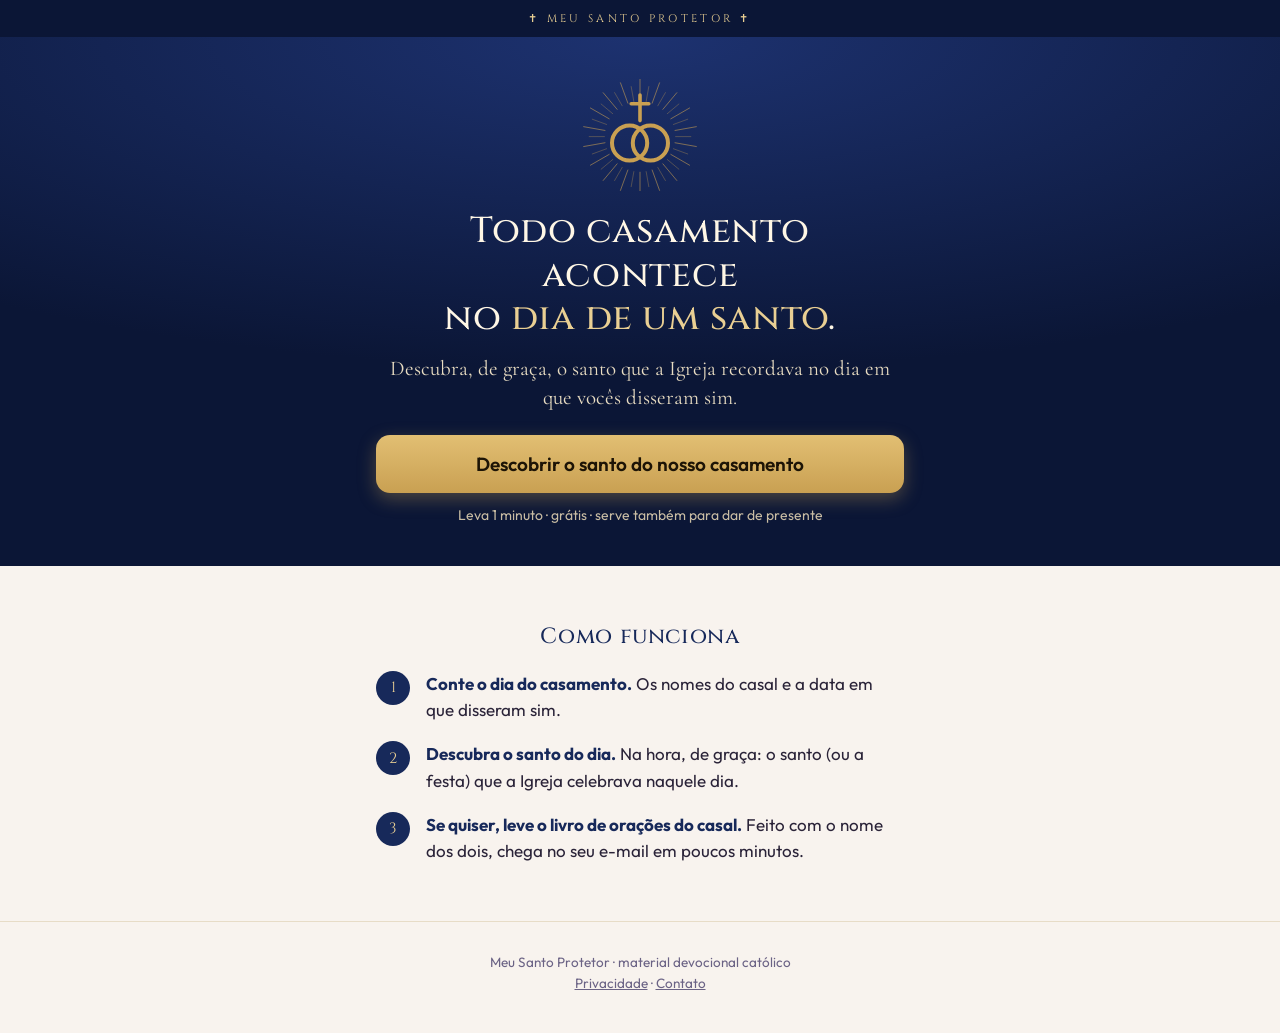
<file: site/index.html>
<!doctype html>
<html lang="pt-BR">
<head>
<meta charset="utf-8">
<meta name="viewport" content="width=device-width, initial-scale=1, viewport-fit=cover">
<title>O Santo do Nosso Casamento · Meu Santo Protetor</title>
<meta name="description" content="Todo casamento acontece no dia de um santo. Descubra, de graça, o santo que a Igreja recordava no dia em que vocês disseram sim.">
<meta property="og:title" content="O Santo do Nosso Casamento">
<meta property="og:description" content="Todo casamento acontece no dia de um santo. Descubra o santo do dia do seu casamento.">
<meta property="og:image" content="img/amostra-capa.jpg">
<meta name="theme-color" content="#0B1636">
<link rel="preconnect" href="https://fonts.googleapis.com"><link rel="preconnect" href="https://fonts.gstatic.com" crossorigin>
<link href="https://fonts.googleapis.com/css2?family=Cinzel:wght@500;700&family=Cormorant+Garamond:ital,wght@0,500;0,600;1,500&family=Great+Vibes&family=Outfit:wght@400;500;600&display=swap" rel="stylesheet">
<link rel="stylesheet" href="estilo.css">
<script src="config.js"></script>
<script src="comum.js"></script>
</head>
<body>
<div class="topo">✝ MEU SANTO PROTETOR ✝</div>

<!-- ============ INÍCIO ============ -->
<section id="inicio">
  <div class="hero">
    <div class="wrap">
      <svg class="simbolo" viewBox="0 0 150 150" aria-hidden="true" id="simbolo"></svg>
      <h1>Todo casamento acontece<br>no <em>dia de um santo</em>.</h1>
      <p class="sub">Descubra, de graça, o santo que a Igreja recordava no dia em que vocês disseram sim.</p>
      <button class="btn" id="comecar">Descobrir o santo do nosso casamento</button>
      <div class="nota">Leva 1 minuto · grátis · serve também para dar de presente</div>
    </div>
  </div>
  <div class="wrap passos3">
    <h2 class="secao">Como funciona</h2>
    <ol>
      <li><b>Conte o dia do casamento.</b> Os nomes do casal e a data em que disseram sim.</li>
      <li><b>Descubra o santo do dia.</b> Na hora, de graça: o santo (ou a festa) que a Igreja celebrava naquele dia.</li>
      <li><b>Se quiser, leve o livro de orações do casal.</b> Feito com o nome dos dois, chega no seu e-mail em poucos minutos.</li>
    </ol>
  </div>
</section>

<!-- ============ QUIZ ============ -->
<section id="quiz" class="escondido">
  <div class="wrap quiz">
    <div class="barra"><i id="progresso"></i></div>
    <div id="etapa"></div>
  </div>
</section>

<!-- ============ CARREGANDO ============ -->
<section id="carregando" class="escondido">
  <div class="wrap carregando">
    <div class="chama"></div><div class="vela"></div>
    <p id="msg-carregando">Procurando no calendário dos santos…</p>
  </div>
</section>

<!-- ============ REVELAÇÃO ============ -->
<section id="revelacao" class="escondido">
  <div class="revela">
    <div class="wrap">
      <div class="k" id="rev-k">VOCÊS SE CASARAM NO DIA DE</div>
      <div class="santinho">
        <svg width="70" height="70" viewBox="0 0 150 150" aria-hidden="true" class="simb2"></svg>
        <div class="nome" id="rev-nome"></div>
        <div class="quem" id="rev-quem"></div>
        <div class="dt" id="rev-data"></div>
      </div>
      <p class="frase" id="rev-frase"></p>
      <div class="cada escondido" id="rev-cada"></div>
      <p class="anos" id="rev-anos"></p>
      <div class="seta" id="rev-seta">Preparamos algo para vocês<span>↓</span></div>
    </div>
  </div>

  <!-- ============ OFERTA ============ -->
  <div class="wrap oferta" id="oferta">
    <div class="livro3d"><div class="capa">
      <div class="m">✝ MEU SANTO PROTETOR ✝</div>
      <div class="t">O Santo do<br>Nosso Casamento</div>
      <div class="n" id="of-nomes"></div>
      <div class="s" id="of-santo"></div>
    </div></div>
    <h2 id="of-titulo">O livro de orações do casal</h2>
    <p class="sub" id="of-sub">Feito com o nome de vocês dois e com o santo do dia do casamento, para rezarem juntos e guardarem para sempre.</p>
    <ul class="itens" id="of-itens"></ul>

    <h2 class="secao" style="margin-top:6px">Veja como é por dentro</h2>
    <div class="amostras">
      <figure><img src="img/amostra-capa.jpg" alt="Capa do livro com os nomes do casal" loading="lazy" width="620" height="878"><figcaption>A capa, com os nomes de vocês</figcaption></figure>
      <figure><img src="img/amostra-santo.jpg" alt="Página do santo do dia do casamento" loading="lazy" width="620" height="878"><figcaption>O santo do dia do casamento</figcaption></figure>
      <figure><img src="img/amostra-oracao.jpg" alt="A oração do casal" loading="lazy" width="620" height="878"><figcaption>A oração do casal, com os dois nomes</figcaption></figure>
      <figure><img src="img/amostra-novena.jpg" alt="Novena do casal" loading="lazy" width="620" height="878"><figcaption>A novena: 9 dias para rezar juntos</figcaption></figure>
      <figure><img src="img/amostra-calendario.jpg" alt="Calendário do casal 2027" loading="lazy" width="620" height="878"><figcaption>O calendário do casal em 2027</figcaption></figure>
      <figure><img src="img/amostra-quadro.jpg" alt="Quadro para imprimir com os nomes do casal" loading="lazy" width="620" height="878"><figcaption>O quadro para imprimir e emoldurar</figcaption></figure>
    </div>
    <p class="legenda-ex">Páginas de um livro de exemplo (Ana e José). O de vocês sai com os seus nomes, a sua data e o seu santo.</p>

    <div class="preco" id="bloco-preco">
      <div style="font-size:15px;color:var(--suave)">O livro de <b id="pr-nomes"></b></div>
      <div class="valor"><small>R$</small> <span id="pr-valor"></span></div>
      <div class="det">pagamento único · Pix ou cartão · PDF para ler no celular ou imprimir</div>
      <button class="btn azul" id="comprar">Quero o livro</button>
      <div class="erro" id="erro-compra" style="text-align:center"></div>
      <p class="feito">Chega no seu e-mail em poucos minutos, com o nome de vocês em cada oração.</p>
    </div>
    <div class="garantia"><div class="sel">🛡️</div><div><b>Garantia de 7 dias.</b> Se não for o que você esperava, é só pedir pela Kiwify que devolvemos o seu dinheiro, sem perguntas.</div></div>
    <p class="transparencia">Material devocional católico do Meu Santo Protetor. Não somos uma paróquia: nada substitui a missa, os sacramentos e a orientação do padre. Os santos intercedem por nós; quem concede as graças é Deus.</p>

    <h2 class="secao">Perguntas frequentes</h2>
    <div class="faq">
      <details><summary>Como eu recebo o livro?</summary><p>Assim que o pagamento é aprovado (no Pix é na hora), o livro é preparado com os dados que você informou e chega no seu e-mail em poucos minutos, em PDF. Na própria página depois da compra também aparece o botão para baixar.</p></details>
      <details><summary>Serve para dar de presente?</summary><p>Serve, e é um ótimo presente de bodas ou de aniversário de casamento para os pais, os padrinhos ou um casal amigo. No começo do quiz, escolha "dar de presente": o livro sai com o nome do casal e uma dedicatória sua.</p></details>
      <details><summary>Nos casamos só no civil. Serve?</summary><p>Serve. O livro é feito para todo casal que quer rezar junto. Há uma página com uma palavra sobre o sacramento do Matrimônio, para quando vocês quiserem conversar com o padre.</p></details>
      <details><summary>E se o santo do dia não for conhecido?</summary><p>Todo dia do ano a Igreja recorda um santo ou celebra uma festa. Usamos o calendário da Igreja e contamos só o que é certo sobre cada santo: quando não há muitos fatos conhecidos, o livro fala do exemplo e da virtude dele.</p></details>
      <details><summary>Posso imprimir?</summary><p>Pode. As páginas estão no tamanho A4 e o quadro com os nomes do casal foi feito para emoldurar. Muitas papelarias imprimem e encadernam.</p></details>
      <details><summary>Vocês são da Igreja?</summary><p>Somos o Meu Santo Protetor, uma equipe que prepara material devocional católico. Não somos uma paróquia e nada substitui a missa, os sacramentos e a orientação do padre. O livro segue a fé católica: os santos rezam por nós e quem concede as graças é Deus.</p></details>
    </div>
  </div>
</section>

<footer>
  <div>Meu Santo Protetor · material devocional católico</div>
  <div><a href="privacidade.html">Privacidade</a> · <a id="contato" href="#">Contato</a></div>
</footer>

<script>
(function () {
  var C = CAS.C, esc = CAS.esc, $ = function (id) { return document.getElementById(id); };
  var SIMB = '<g stroke="#C9A052" fill="none">' + (function () { var r = ""; for (var i = 0; i < 36; i++) { var a = i * Math.PI / 18, c1 = 44, c2 = i % 2 ? 72 : 64;
      r += '<line x1="' + (75 + c1 * Math.cos(a)).toFixed(1) + '" y1="' + (82 + c1 * Math.sin(a)).toFixed(1) + '" x2="' + (75 + c2 * Math.cos(a)).toFixed(1) + '" y2="' + (82 + c2 * Math.sin(a)).toFixed(1) + '" stroke-width="' + (i % 2 ? 1.2 : .7) + '" opacity=".6"/>'; } return r; })()
    + '<circle cx="62" cy="90" r="22" stroke-width="5"/><circle cx="88" cy="90" r="22" stroke-width="5"/><path d="M75 30 v32 M64 41 h22" stroke-width="4.5" stroke-linecap="round"/></g>';
  $("simbolo").innerHTML = SIMB; document.querySelector(".simb2").innerHTML = SIMB;
  $("contato").href = "mailto:" + C.CONTATO;
  CAS.pixel(); CAS.track("Entrou");

  var HOJE = new Date(), ANO = HOJE.getFullYear();
  var Q = { modo: "", quem: "", presenteador: "", ela: { nome: "", dia: "", mes: "" }, ele: { nome: "", dia: "", mes: "" },
            casamento: { dia: "", mes: "", ano: "" }, igreja: "", pedidos: [], pedido: "", dedicatoria: "" };
  var PEDIDOS = [["paciencia", "🕊️", "Mais paciência e diálogo"], ["uniao", "🤍", "Mais união e carinho"], ["fase", "⛰️", "Força numa fase difícil"],
                 ["fe", "✝️", "FE"], ["saude", "🌿", "A saúde da família"], ["filhos", "👨‍👩‍👧", "Os filhos"],
                 ["financas", "🏠", "O trabalho e as contas da casa"], ["gratidao", "🙏", "Agradecer pelos anos juntos"]];
  var nos = function () { return Q.modo !== "presente"; };

  function opcoes(lista, atual, multi) {
    return '<div class="opcoes">' + lista.map(function (o) {
      var sel = multi ? atual.indexOf(o[0]) >= 0 : atual === o[0];
      return '<button type="button" class="opcao' + (sel ? " sel" : "") + '" data-v="' + o[0] + '"><span class="ic">' + o[1] + '</span><span>' + esc(o[2]) + '</span></button>';
    }).join("") + '</div>';
  }
  function selDia(id, v) { var h = '<select id="' + id + '"><option value="">Dia</option>'; for (var d = 1; d <= 31; d++) h += '<option' + (+v === d ? " selected" : "") + '>' + d + '</option>'; return h + '</select>'; }
  function selMes(id, v) { return '<select id="' + id + '"><option value="">Mês</option>' + CAS.MESES.map(function (m, i) { return '<option value="' + (i + 1) + '"' + (+v === i + 1 ? " selected" : "") + '>' + m + '</option>'; }).join("") + '</select>'; }
  function dataValida(d, m, a) { var x = new Date(a || 2000, m - 1, d); return d && m && x.getDate() === +d && x.getMonth() === m - 1; }

  var ETAPAS = [
    { id: "modo", html: function () { return '<h2 class="pergunta">Para quem é?</h2><p class="ajuda">Você pode descobrir o santo do seu casamento ou do casamento de alguém que você ama.</p>'
        + opcoes([["nos", "💍", "Para o meu casamento"], ["presente", "🎁", "Para dar de presente a um casal"]], Q.modo); },
      clique: function (v) { Q.modo = v; return true; } },
    { id: "quem", html: function () {
        if (nos()) return '<h2 class="pergunta">Quem está respondendo?</h2><p class="ajuda">Para escrevermos as orações do jeito certo.</p>'
          + opcoes([["ela", "👩", "Eu sou a esposa"], ["ele", "👨", "Eu sou o marido"]], Q.quem);
        return '<h2 class="pergunta">Qual é o seu nome?</h2><p class="ajuda">Vai na dedicatória do presente.</p>'
          + '<div class="campo"><input type="text" id="f-pres" maxlength="40" autocomplete="given-name" placeholder="Seu primeiro nome" value="' + esc(Q.presenteador) + '"></div>'; },
      clique: function (v) { Q.quem = v; return true; },
      ok: function () { if (nos()) return Q.quem ? "" : "Escolha uma opção."; Q.presenteador = $("f-pres").value.trim(); return Q.presenteador.length >= 2 ? "" : "Escreva o seu nome."; },
      botao: function () { return !nos(); } },
    { id: "nomes", html: function () {
        var l1 = nos() ? (Q.quem === "ela" ? "O seu nome" : "O nome da sua esposa") : "O nome da esposa";
        var l2 = nos() ? (Q.quem === "ele" ? "O seu nome" : "O nome do seu marido") : "O nome do marido";
        return '<h2 class="pergunta">Os nomes do casal</h2><p class="ajuda">Só o primeiro nome, do jeito que vocês se chamam.</p>'
          + '<div class="campo"><label for="f-ela">' + l1 + '</label><input type="text" id="f-ela" maxlength="40" autocomplete="off" value="' + esc(Q.ela.nome) + '"></div>'
          + '<div class="campo"><label for="f-ele">' + l2 + '</label><input type="text" id="f-ele" maxlength="40" autocomplete="off" value="' + esc(Q.ele.nome) + '"></div>'; },
      ok: function () { Q.ela.nome = $("f-ela").value.trim(); Q.ele.nome = $("f-ele").value.trim();
        return Q.ela.nome.length >= 2 && Q.ele.nome.length >= 2 ? "" : "Escreva os dois nomes."; }, botao: function () { return true; } },
    { id: "data", html: function () {
        return '<h2 class="pergunta">Em que dia ' + (nos() ? "vocês se casaram" : "eles se casaram") + '?</h2><p class="ajuda">É por essa data que descobrimos o santo do casamento.</p>'
          + '<div class="linha3">' + selDia("f-cd", Q.casamento.dia) + selMes("f-cm", Q.casamento.mes)
          + '<input type="tel" inputmode="numeric" id="f-ca" maxlength="4" placeholder="Ano" value="' + esc(Q.casamento.ano) + '"></div>'; },
      ok: function () { var d = +$("f-cd").value, m = +$("f-cm").value, a = +$("f-ca").value;
        Q.casamento = { dia: d, mes: m, ano: a };
        if (!d || !m) return "Escolha o dia e o mês.";
        if (!a || a < 1940 || a > ANO) return "Escreva o ano com 4 números (ex.: 1998).";
        if (!dataValida(d, m, a) || new Date(a, m - 1, d) > HOJE) return "Essa data não existe. Confira o dia e o mês.";
        return ""; }, botao: function () { return true; } },
    { id: "igreja", html: function () {
        var l = [["sim", "⛪", "Sim, na Igreja"], ["civil", "📜", "Só no civil (ainda não na Igreja)"]];
        if (!nos()) l.push(["nao_sei", "🤔", "Não sei"]);
        return '<h2 class="pergunta">' + (nos() ? "Vocês se casaram na Igreja?" : "Eles se casaram na Igreja?") + '</h2><p class="ajuda">O livro serve para os dois casos; só muda uma página.</p>' + opcoes(l, Q.igreja); },
      clique: function (v) { Q.igreja = v; return true; } },
    { id: "pedidos", html: function () {
        var fe = nos() ? (Q.quem === "ele" ? "A fé da minha esposa" : "A fé do meu marido") : "A fé do casal";
        var l = PEDIDOS.map(function (p) { return [p[0], p[1], p[2] === "FE" ? fe : p[2]]; });
        return '<h2 class="pergunta">O que ' + (nos() ? "vocês mais querem" : "você mais quer") + ' entregar a Deus pelo casamento?</h2><p class="ajuda">Escolha até 3. Entra na oração do casal e na novena.</p>' + opcoes(l, Q.pedidos, true); },
      clique: function (v, b) { var i = Q.pedidos.indexOf(v);
        if (i >= 0) { Q.pedidos.splice(i, 1); b.classList.remove("sel"); } else if (Q.pedidos.length < 3) { Q.pedidos.push(v); b.classList.add("sel"); }
        return false; },
      ok: function () { return Q.pedidos.length ? "" : "Escolha pelo menos uma opção."; }, botao: function () { return true; } },
    { id: "aniversarios", html: function () {
        return '<h2 class="pergunta">E o santo de cada um?</h2><p class="ajuda">Opcional: com o dia e o mês do aniversário de cada um, mostramos também o santo de cada um.</p>'
          + '<div class="bloco-opc"><h4>Aniversário de ' + esc(CAS.primeiro(Q.ela.nome)) + '</h4><div class="linha2">' + selDia("f-ed", Q.ela.dia) + selMes("f-em", Q.ela.mes) + '</div></div>'
          + '<div class="bloco-opc"><h4>Aniversário de ' + esc(CAS.primeiro(Q.ele.nome)) + '</h4><div class="linha2">' + selDia("f-hd", Q.ele.dia) + selMes("f-hm", Q.ele.mes) + '</div></div>'; },
      ok: function () {
        var p = [["ela", "f-ed", "f-em"], ["ele", "f-hd", "f-hm"]];
        for (var i = 0; i < 2; i++) { var d = +$(p[i][1]).value, m = +$(p[i][2]).value; Q[p[i][0]].dia = d || ""; Q[p[i][0]].mes = m || "";
          if ((d || m) && !dataValida(d, m)) return "Confira o aniversário de " + CAS.primeiro(Q[p[i][0]].nome) + " (dia e mês)."; }
        return ""; }, botao: function () { return true; }, pular: true },
    { id: "pedido", html: function () {
        var h = '<h2 class="pergunta">Quer contar algo mais?</h2><p class="ajuda">Opcional. Um pedido, um momento que ' + (nos() ? "vocês estão" : "o casal está") + ' vivendo. Usamos com discrição na oração do casal.</p>'
          + '<div class="campo"><textarea id="f-ped" maxlength="300" placeholder="Ex.: que a gente tenha mais paciência um com o outro">' + esc(Q.pedido) + '</textarea><div class="contador"><span id="cont">0</span>/300</div></div>';
        if (!nos()) h += '<div class="campo"><label for="f-ded">Dedicatória para o casal (opcional)</label><textarea id="f-ded" maxlength="300" placeholder="Ex.: Para os meus pais, com todo o meu amor.">' + esc(Q.dedicatoria) + '</textarea></div>';
        return h; },
      depois: function () { var t = $("f-ped"), c = $("cont"); var f = function () { c.textContent = t.value.length; }; t.oninput = f; f(); },
      ok: function () { Q.pedido = $("f-ped").value.trim(); if ($("f-ded")) Q.dedicatoria = $("f-ded").value.trim(); return ""; },
      botao: function () { return true; }, textoBotao: "Revelar o santo do casamento" }
  ];

  var atual = 0;
  function mostra(sec) { ["inicio", "quiz", "carregando", "revelacao"].forEach(function (s) { $(s).classList.toggle("escondido", s !== sec); }); window.scrollTo(0, 0); }
  function render() {
    var e = ETAPAS[atual];
    $("progresso").style.width = Math.round(100 * atual / ETAPAS.length) + "%";
    var h = e.html() + '<div class="erro" id="erro"></div><div class="acoes">';
    if (e.botao && e.botao()) h += '<button class="btn" id="seguir">' + (e.textoBotao || "Continuar") + '</button>';
    if (e.pular) h += '<div style="text-align:center"><button class="link" id="pular">Pular esta etapa</button></div>';
    h += '</div>' + (atual > 0 ? '<button class="link voltar" id="voltar">← Voltar</button>' : "");
    $("etapa").innerHTML = h;
    if (e.depois) e.depois();
    Array.prototype.forEach.call(document.querySelectorAll("#etapa .opcao"), function (b) {
      b.onclick = function () {
        if (e.clique(b.getAttribute("data-v"), b) === true) {
          Array.prototype.forEach.call(document.querySelectorAll("#etapa .opcao"), function (x) { x.classList.toggle("sel", x === b); });
          setTimeout(avanca, 180);
        }
      };
    });
    if ($("seguir")) $("seguir").onclick = function () { var m = e.ok ? e.ok() : ""; if (m) { $("erro").textContent = m; return; } avanca(); };
    if ($("pular")) $("pular").onclick = function () { Q.ela.dia = Q.ela.mes = Q.ele.dia = Q.ele.mes = ""; avanca(); };
    if ($("voltar")) $("voltar").onclick = function () { atual--; render(); };
    var inp = document.querySelector("#etapa input[type=text]"); if (inp && !inp.value) setTimeout(function () { inp.focus(); }, 60);
  }
  function avanca() { if (atual < ETAPAS.length - 1) { atual++; render(); window.scrollTo(0, 0); } else revelar(); }

  $("comecar").onclick = function () { CAS.track("QuizInicio"); mostra("quiz"); render(); };

  var SANTOS = null;
  function revelar() {
    mostra("carregando");
    var cz = Q.casamento, ds = [CAS.dd(cz.dia) + CAS.dd(cz.mes)];
    if (Q.ela.dia) ds.push(CAS.dd(Q.ela.dia) + CAS.dd(Q.ela.mes));
    if (Q.ele.dia) ds.push(CAS.dd(Q.ele.dia) + CAS.dd(Q.ele.mes));
    var t0 = Date.now();
    var msgs = ["Procurando no calendário dos santos…", "Encontramos o dia " + CAS.dataPt(cz.dia, cz.mes) + "…"];
    setTimeout(function () { $("msg-carregando").textContent = msgs[1]; }, 1200);
    CAS.api("/api/casamento/santos?d=" + ds.join(","), {}, 10000).then(function (j) {
      if (!j.santos) throw new Error("sem santos");
      SANTOS = j.santos;
      setTimeout(mostraRevelacao, Math.max(0, 2300 - (Date.now() - t0)));
    }).catch(function () {
      $("msg-carregando").innerHTML = 'Não conseguimos consultar o calendário agora.<br><button class="btn" style="margin-top:18px" id="denovo">Tentar de novo</button>';
      $("denovo").onclick = revelar;
    });
  }

  function mostraRevelacao() {
    var ela = CAS.primeiro(Q.ela.nome), ele = CAS.primeiro(Q.ele.nome), cz = Q.casamento, s = SANTOS[0];
    $("rev-k").textContent = s.festa ? (nos() ? "VOCÊS SE CASARAM NUM DIA DE FESTA DA IGREJA" : "ELES SE CASARAM NUM DIA DE FESTA DA IGREJA")
                                     : (nos() ? "VOCÊS SE CASARAM NO DIA DE" : "ELES SE CASARAM NO DIA DE");
    $("rev-nome").textContent = s.nome; $("rev-quem").textContent = s.quem || ""; $("rev-data").textContent = CAS.dataPt(cz.dia, cz.mes, cz.ano).toUpperCase();
    $("rev-frase").innerHTML = (s.festa ? "Santa Maria, Mãe de Deus, rogai por " : esc(s.nome) + ", rogai por ") + "<b>" + esc(ela) + "</b> e por <b>" + esc(ele) + "</b>.";
    var extra = SANTOS.slice(1), quem = [];
    if (Q.ela.dia) quem.push(ela); if (Q.ele.dia) quem.push(ele);
    if (extra.length) {
      $("rev-cada").innerHTML = extra.map(function (x, i) { return '<div><small>' + esc(quem[i].toUpperCase()) + '</small><b>' + esc(x.nome) + '</b></div>'; }).join("");
      $("rev-cada").classList.remove("escondido");
    }
    var anos = 2027 - cz.ano, bodas = CAS.BODAS[anos];
    $("rev-anos").textContent = "Em " + CAS.dataPt(cz.dia, cz.mes) + " de 2027, " + (nos() ? "vocês completam " : "eles completam ") + anos + (anos === 1 ? " ano" : " anos")
      + " de casados" + (bodas ? " (" + bodas + ")" : "") + ".";
    // oferta
    $("of-nomes").textContent = ela + " & " + ele;
    $("of-santo").textContent = s.festa ? s.nome : "no dia de " + s.nome;
    $("of-titulo").textContent = "O livro de orações de " + ela + " e " + ele;
    $("pr-nomes").textContent = ela + " e " + ele; $("pr-valor").textContent = C.PRECO;
    $("comprar").textContent = nos() ? "Quero o livro do nosso casamento" : "Quero o livro de presente";
    var itens = [
      s.festa ? "<b>O dia do casamento:</b> o que a Igreja celebra em " + esc(CAS.dataPt(cz.dia, cz.mes)) + " (" + esc(s.nome) + ") e o que isso diz ao casal"
              : "<b>" + esc(s.nome) + ":</b> quem foi e o que o exemplo dele ensina ao casamento de " + esc(ela) + " e " + esc(ele),
      "<b>A oração do casal</b>, escrita com o nome dos dois e com o que você contou",
      extra.length ? "<b>Os santos de cada um:</b> " + extra.map(function (x, i) { return esc(quem[i]) + " (" + esc(x.nome) + ")"; }).join(" e ") : null,
      "<b>Novena do casal:</b> 9 dias para rezarem juntos, com leitura, reflexão e oração",
      "<b>Renovação das promessas em casa</b>, para o aniversário de casamento",
      "<b>Orações para cada momento:</b> depois de uma briga, quando falta dinheiro, na doença, pela fé de quem está longe de Deus, antes de dormir",
      "<b>Os santos dos casais:</b> Sagrada Família, São José, Santa Rita, Santa Mônica, São Luís e Santa Zélia",
      "<b>Calendário do casal 2027</b>, com o aniversário de casamento e as festas dos santos",
      "<b>Quadro “Unidos por Deus”</b> com os nomes de vocês, para imprimir e emoldurar"
    ].filter(Boolean);
    $("of-itens").innerHTML = itens.map(function (x) { return "<li>" + x + "</li>"; }).join("");
    if (!C.VENDA_ABERTA) { $("bloco-preco").innerHTML = '<p style="margin:0">As vendas do livro estão pausadas no momento. Volte em breve.</p>'; }
    mostra("revelacao");
    CAS.track("Revelou", "ViewContent", { content_name: "O Santo do Nosso Casamento" });
    if ("IntersectionObserver" in window) {
      var io = new IntersectionObserver(function (en) { if (en[0].isIntersecting) { CAS.track("Oferta"); io.disconnect(); } }, { threshold: .4 });
      io.observe($("bloco-preco"));
    }
  }

  $("comprar").onclick = function () {
    var b = this; b.disabled = true; b.textContent = "Abrindo o pagamento…"; $("erro-compra").textContent = "";
    CAS.track("Checkout", "InitiateCheckout", { value: +C.PRECO, currency: "BRL", content_name: "O Santo do Nosso Casamento" });
    var pedido = JSON.parse(JSON.stringify(Q));
    if (!pedido.ela.dia) { delete pedido.ela.dia; delete pedido.ela.mes; }
    if (!pedido.ele.dia) { delete pedido.ele.dia; delete pedido.ele.mes; }
    if (nos()) { delete pedido.presenteador; delete pedido.dedicatoria; }
    CAS.api("/api/casamento/pedido", { body: { pedido: pedido, origem: CAS.ORIGEM } }, 12000).then(function (j) {
      if (!j.url) throw new Error(j.detail || j.erro || "sem url");
      CAS.ls("cas_ref", j.ref); CAS.ls("cas_nomes", CAS.primeiro(Q.ela.nome) + " e " + CAS.primeiro(Q.ele.nome));
      location.href = j.url;
    }).catch(function () {
      if (C.CHECKOUT) {  // servidor fora do ar: não perde a venda; depois da compra o e-mail pede a data do casamento
        var q = new URLSearchParams(); Object.keys(CAS.ORIGEM).forEach(function (k) { if (k.indexOf("utm_") === 0 || k === "src") q.set(k, CAS.ORIGEM[k]); });
        location.href = C.CHECKOUT + (C.CHECKOUT.indexOf("?") > 0 ? "&" : "?") + q.toString(); return;
      }
      b.disabled = false; b.textContent = "Tentar de novo";
      $("erro-compra").textContent = "Não conseguimos abrir o pagamento. Confira a internet e tente de novo.";
    });
  };
})();
</script>
</body>
</html>
</file>
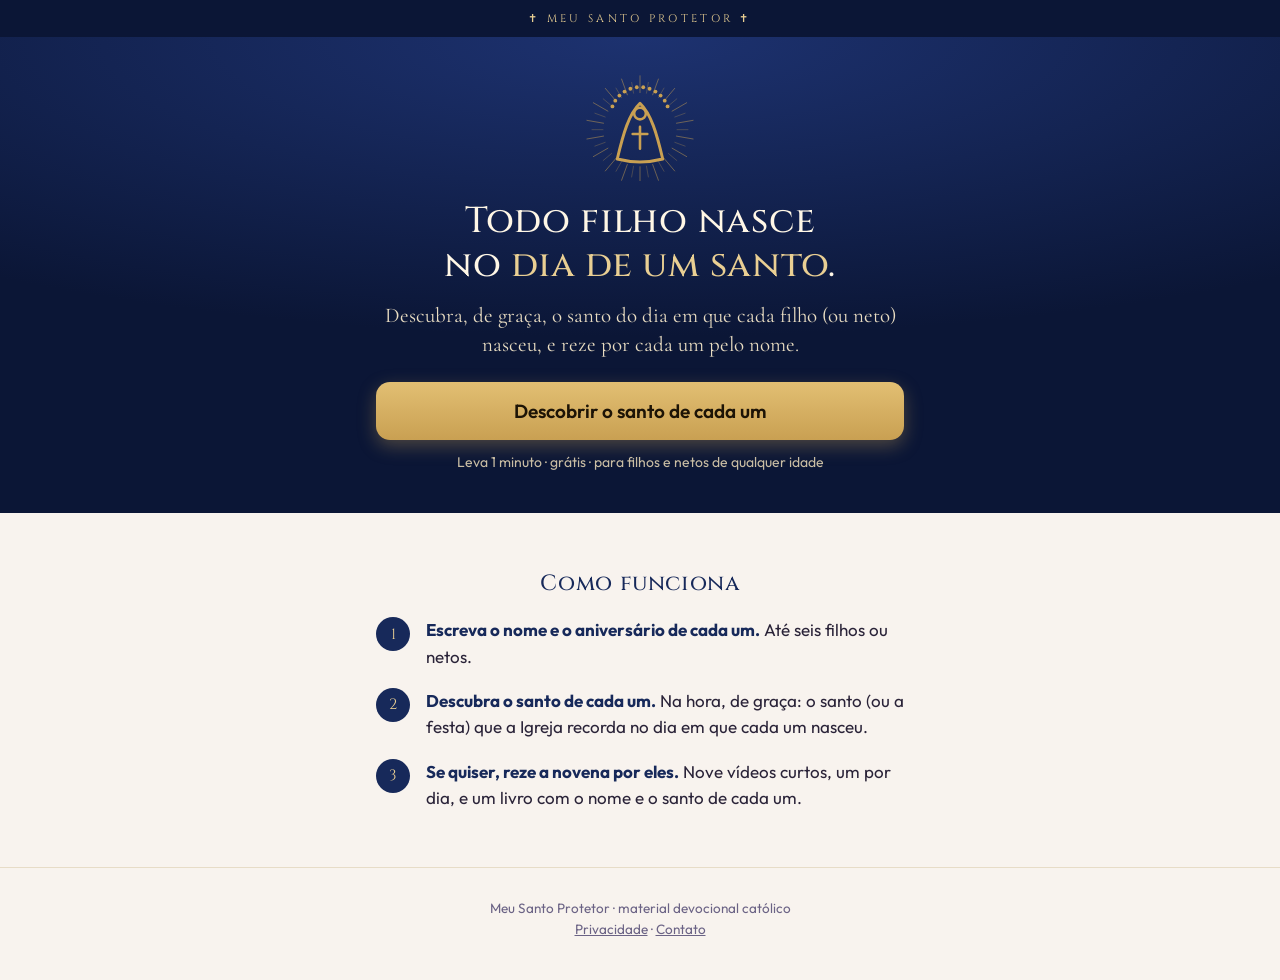
<file: filhos/site/index.html>
<!doctype html>
<html lang="pt-BR">
<head>
<meta charset="utf-8">
<meta name="viewport" content="width=device-width, initial-scale=1, viewport-fit=cover">
<title>Novena pelos Filhos · Meu Santo Protetor</title>
<meta name="description" content="Todo filho nasce no dia de um santo. Descubra, de graça, o santo do dia em que cada filho (ou neto) nasceu, e reze por cada um pelo nome.">
<meta property="og:title" content="Todo filho nasce no dia de um santo">
<meta property="og:description" content="Descubra, de graça, o santo do dia em que cada filho ou neto nasceu.">
<meta property="og:image" content="img/amostra-capa.jpg">
<meta name="theme-color" content="#0B1636">
<link rel="preconnect" href="https://fonts.googleapis.com"><link rel="preconnect" href="https://fonts.gstatic.com" crossorigin>
<link href="https://fonts.googleapis.com/css2?family=Cinzel:wght@500;700&family=Cormorant+Garamond:ital,wght@0,500;0,600;1,500&family=Great+Vibes&family=Outfit:wght@400;500;600&display=swap" rel="stylesheet">
<link rel="stylesheet" href="estilo.css">
<script src="config.js"></script>
<script src="comum.js"></script>
</head>
<body>
<div class="topo">✝ MEU SANTO PROTETOR ✝</div>

<!-- ============ INÍCIO ============ -->
<section id="inicio">
  <div class="hero">
    <div class="wrap">
      <svg class="simbolo" viewBox="0 0 150 150" aria-hidden="true" id="simbolo"></svg>
      <h1>Todo filho nasce<br>no <em>dia de um santo</em>.</h1>
      <p class="sub">Descubra, de graça, o santo do dia em que cada filho (ou neto) nasceu, e reze por cada um pelo nome.</p>
      <div id="vsl-topo"></div>
      <button class="btn" id="comecar">Descobrir o santo de cada um</button>
      <div class="nota">Leva 1 minuto · grátis · para filhos e netos de qualquer idade</div>
    </div>
  </div>
  <div class="wrap passos3">
    <h2 class="secao">Como funciona</h2>
    <ol>
      <li><b>Escreva o nome e o aniversário de cada um.</b> Até seis filhos ou netos.</li>
      <li><b>Descubra o santo de cada um.</b> Na hora, de graça: o santo (ou a festa) que a Igreja recorda no dia em que cada um nasceu.</li>
      <li><b>Se quiser, reze a novena por eles.</b> Nove vídeos curtos, um por dia, e um livro com o nome e o santo de cada um.</li>
    </ol>
  </div>
</section>

<!-- ============ QUIZ ============ -->
<section id="quiz" class="escondido">
  <div class="wrap quiz">
    <div class="barra"><i id="progresso"></i></div>
    <div id="etapa"></div>
  </div>
</section>

<!-- ============ CARREGANDO ============ -->
<section id="carregando" class="escondido">
  <div class="wrap carregando">
    <div class="chama"></div><div class="vela"></div>
    <p id="msg-carregando">Procurando no calendário dos santos…</p>
  </div>
</section>

<!-- ============ REVELAÇÃO ============ -->
<section id="revelacao" class="escondido">
  <div class="revela">
    <div class="wrap">
      <div class="k" id="rev-k">O SANTO DE CADA UM</div>
      <div class="santos-cada" id="rev-lista"></div>
      <p class="frase" id="rev-frase"></p>
      <div class="seta">Preparamos algo para você<span>↓</span></div>
    </div>
  </div>

  <!-- ============ OFERTA ============ -->
  <div class="wrap oferta" id="oferta">
    <div class="kicker-of" style="text-align:center;font-family:var(--titulo);font-size:12px;letter-spacing:.24em;color:var(--ouro-texto);margin:0 0 6px">NOVENA PELOS FILHOS</div>
    <h2 id="of-titulo">9 dias rezando por cada um, pelo nome</h2>
    <p class="sub" id="of-sub">Nove vídeos curtos, um por dia, para você rezar junto, e um livro com o nome e o santo de cada um.</p>
    <div id="vsl-oferta"></div>

    <div class="livro3d"><div class="capa">
      <div class="m">✝ MEU SANTO PROTETOR ✝</div>
      <div class="t" id="of-tit-capa">Novena pelos<br>Filhos</div>
      <div class="n" id="of-nomes"></div>
      <div class="s" id="of-quem"></div>
    </div></div>
    <ul class="itens" id="of-itens"></ul>

    <h2 class="secao" style="margin-top:6px">Os 9 dias</h2>
    <div class="dias9" id="dias9"></div>
    <p class="legenda-ex">Cada dia tem um vídeo de poucos minutos, narrado, com a leitura, a reflexão e a oração. Você aperta o play e reza junto.</p>

    <h2 class="secao">Veja o livro por dentro</h2>
    <div class="amostras">
      <figure><img src="img/amostra-capa.jpg" alt="Capa do livro com os nomes" loading="lazy" width="620" height="878"><figcaption>A capa, com o nome de cada um</figcaption></figure>
      <figure><img src="img/amostra-santos.jpg" alt="Página com o santo de cada filho" loading="lazy" width="620" height="878"><figcaption>O santo do dia em que cada um nasceu</figcaption></figure>
      <figure><img src="img/amostra-oracao.jpg" alt="A oração de cada filho pelo nome" loading="lazy" width="620" height="878"><figcaption>A oração de cada um, pelo nome</figcaption></figure>
      <figure><img src="img/amostra-dia.jpg" alt="Um dia da novena" loading="lazy" width="620" height="878"><figcaption>Cada dia: leitura, reflexão, oração e gesto</figcaption></figure>
      <figure><img src="img/amostra-consagracao.jpg" alt="Certificado da consagração a Nossa Senhora" loading="lazy" width="620" height="878"><figcaption>O certificado da consagração a Nossa Senhora</figcaption></figure>
      <figure><img src="img/amostra-quadro.jpg" alt="Quadro para imprimir com os nomes" loading="lazy" width="620" height="878"><figcaption>O quadro para imprimir e emoldurar</figcaption></figure>
    </div>
    <p class="legenda-ex">Páginas de um livro de exemplo (Pedro, Ana e Lucas). O seu sai com os nomes, as datas e os santos de quem você escreveu.</p>

    <div class="preco" id="bloco-preco">
      <div style="font-size:15px;color:var(--suave)">A novena por <b id="pr-nomes"></b></div>
      <div class="valor"><small>R$</small> <span id="pr-valor"></span></div>
      <div class="det">pagamento único · Pix ou cartão · 9 vídeos + o livro em PDF</div>
      <button class="btn azul" id="comprar">Quero rezar a novena</button>
      <div class="erro" id="erro-compra" style="text-align:center"></div>
      <p class="feito">Logo depois do pagamento, a página da sua novena abre aqui mesmo, e tudo chega também no seu e-mail.</p>
    </div>
    <div class="garantia"><div class="sel">🛡️</div><div><b>Garantia de 7 dias.</b> Se não for o que você esperava, é só pedir pela Kiwify que devolvemos o seu dinheiro, sem perguntas.</div></div>
    <p class="transparencia">Material devocional católico do Meu Santo Protetor. Não somos uma paróquia: nada substitui a missa, os sacramentos e a orientação do padre. Os santos intercedem por nós; quem concede as graças é Deus.</p>

    <h2 class="secao">Perguntas frequentes</h2>
    <div class="faq">
      <details><summary>Como eu recebo?</summary><p>Assim que o pagamento é aprovado (no Pix é na hora), a novena é preparada com os nomes que você escreveu. Em poucos minutos, a página da sua novena abre aqui, com os 9 vídeos e o livro em PDF para baixar. O link também chega no seu e-mail, junto com o livro.</p></details>
      <details><summary>Preciso entender de internet?</summary><p>Não. É só abrir o link e apertar o play do dia. Se preferir, reze só pelo livro: cada dia traz a leitura, a reflexão e a oração escritas, com os nomes.</p></details>
      <details><summary>Quanto tempo leva por dia?</summary><p>Uns dez minutos. Os vídeos são curtos, e você pode rezar no horário que der: de manhã, depois do almoço, antes de dormir. Perdeu um dia? Continue de onde parou.</p></details>
      <details><summary>Serve para netos? E para filhos adultos?</summary><p>Serve para filhos e netos de qualquer idade, de bebês a adultos com a própria família. As orações de cada um são escritas de acordo com a idade, quando você informa o ano em que nasceu.</p></details>
      <details><summary>E se um filho estiver longe de Deus ou da família?</summary><p>A novena tem um dia inteiro para quem está longe (o 6º dia, com a parábola do filho pródigo), além da história de Santa Mônica, que rezou anos pelo filho. Não prometemos resultado: a novena é para você rezar com constância e confiança. Quem toca os corações é Deus.</p></details>
      <details><summary>Posso incluir um filho que já partiu?</summary><p>Pode. Marque "já partiu para junto de Deus" no quiz. Ele aparece com o santo do dia em que nasceu e com uma oração pelo descanso eterno, e é lembrado com carinho em cada dia da novena.</p></details>
      <details><summary>Posso imprimir?</summary><p>Pode. O livro está em A4 e traz o certificado da consagração a Nossa Senhora e um quadro com os nomes para emoldurar.</p></details>
      <details><summary>Vocês são da Igreja?</summary><p>Somos o Meu Santo Protetor, uma equipe que prepara material devocional católico. Não somos uma paróquia e nada substitui a missa, os sacramentos e a orientação do padre. O narrador dos vídeos é da nossa equipe, não é padre. A novena segue a fé católica: os santos rezam por nós e quem concede as graças é Deus.</p></details>
    </div>
  </div>
</section>

<footer>
  <div>Meu Santo Protetor · material devocional católico</div>
  <div><a href="privacidade.html">Privacidade</a> · <a id="contato" href="#">Contato</a></div>
</footer>

<script>
(function () {
  var C = FIL.C, esc = FIL.esc, $ = function (id) { return document.getElementById(id); };
  var SIMB = '<g stroke="#C9A052" fill="none">' + (function () { var r = ""; for (var i = 0; i < 36; i++) { var a = i * Math.PI / 18, c1 = 50, c2 = i % 2 ? 74 : 66;
      r += '<line x1="' + (75 + c1 * Math.cos(a)).toFixed(1) + '" y1="' + (80 + c1 * Math.sin(a)).toFixed(1) + '" x2="' + (75 + c2 * Math.cos(a)).toFixed(1) + '" y2="' + (80 + c2 * Math.sin(a)).toFixed(1) + '" stroke-width="' + (i % 2 ? 1.2 : .7) + '" opacity=".55"/>'; }
      for (i = 0; i < 12; i++) { var b = (200 + i * 140 / 11) * Math.PI / 180; r += '<circle cx="' + (75 + 40 * Math.cos(b)).toFixed(1) + '" cy="' + (62 + 40 * Math.sin(b)).toFixed(1) + '" r="2.6" fill="#C9A052" stroke="none"/>'; }
      return r; })()
    + '<path d="M75 44 C60 58 52 86 44 120 Q75 128 106 120 C98 86 90 58 75 44 Z" stroke-width="4" stroke-linejoin="round"/><circle cx="75" cy="58" r="8" stroke-width="3.5"/>'
    + '<path d="M75 76 v30 M65 86 h20" stroke-width="3.5" stroke-linecap="round"/></g>';
  $("simbolo").innerHTML = SIMB;
  $("contato").href = "mailto:" + C.CONTATO;
  FIL.pixel(); FIL.track("Entrou");

  var DIAS = ["Os filhos que Deus me confiou", "A oração que não desiste", "A fé que passa de geração em geração", "Proteção: os anjos da guarda",
              "Saúde do corpo, da mente e do coração", "O filho que está longe", "Trabalho, estudos e o futuro", "Paz em casa e união entre irmãos", "Debaixo do manto de Maria"];
  $("dias9").innerHTML = DIAS.map(function (t, i) { return '<figure><img src="img/dia' + (i + 1) + '.jpg" alt="" loading="lazy" width="360" height="450"><figcaption><b>' + (i + 1) + 'º DIA</b>' + esc(t) + '</figcaption></figure>'; }).join("");

  // ---------- VSL ----------
  var vsl = null;
  function montaVsl(dest) {
    if (!C.VSL_SRC) return;
    var w = document.createElement("div"); w.className = "vsl";
    w.innerHTML = '<video playsinline muted preload="metadata" poster="' + esc(C.VSL_POSTER || "") + '" src="' + esc(C.VSL_SRC) + '"></video><button type="button" class="som">🔊 Toque para ouvir</button>';
    dest.appendChild(w);
    var v = w.querySelector("video"), b = w.querySelector(".som"), marcos = { 25: "Vsl25", 50: "Vsl50", 75: "Vsl75", 95: "Vsl95" };
    b.onclick = function () { v.muted = false; v.currentTime = 0; v.play(); b.remove(); FIL.track("VslSom"); };
    v.onclick = function () { if (b.parentNode) return b.onclick(); v.paused ? v.play() : v.pause(); };
    v.ontimeupdate = function () {
      if (v.currentTime >= 10) FIL.track("Vsl10s");
      var pct = v.duration ? 100 * v.currentTime / v.duration : 0;
      Object.keys(marcos).forEach(function (k) { if (pct >= +k && !v.muted) FIL.track(marcos[k]); });
    };
    vsl = v;
  }
  if (C.VSL_TOPO) { montaVsl($("vsl-topo")); if (vsl) vsl.play().catch(function () {}); } else montaVsl($("vsl-oferta"));

  // ---------- quiz ----------
  var Q = { papel: "", quem: { nome: "" }, filhos: [], pedidos: [], pedido: "" };
  var editor = null;
  var PEDIDOS = [["fe", "✝️", "A fé e uma vida perto de Deus"], ["protecao", "🛡️", "Proteção nos caminhos"], ["saude", "🌿", "Saúde do corpo e da mente"],
                 ["trabalho", "📚", "Trabalho e estudos"], ["familia", "💍", "Uma família abençoada"], ["paz", "🕊️", "Paz em casa e união entre irmãos"],
                 ["vicios", "⛓️", "Libertação dos vícios"], ["longe", "🏠", "Quem está longe (de casa ou da fé)"], ["gratidao", "🙏", "Agradecer pela vida de cada um"]];
  var avos = function () { return Q.papel === "avo_f" || Q.papel === "avo_m"; };

  function opcoes(lista, atual, multi) {
    return '<div class="opcoes">' + lista.map(function (o) {
      var sel = multi ? atual.indexOf(o[0]) >= 0 : atual === o[0];
      return '<button type="button" class="opcao' + (sel ? " sel" : "") + '" data-v="' + o[0] + '"><span class="ic">' + o[1] + '</span><span>' + esc(o[2]) + '</span></button>';
    }).join("") + '</div>';
  }

  var ETAPAS = [
    { html: function () { return '<h2 class="pergunta">Quem vai rezar?</h2><p class="ajuda">Para escrevermos as orações do jeito certo.</p>'
        + opcoes([["mae", "👩", "Eu, como mãe"], ["avo_f", "👵", "Eu, como avó"], ["pai", "👨", "Eu, como pai"], ["avo_m", "👴", "Eu, como avô"]], Q.papel); },
      clique: function (v) { if (Q.papel !== v) editor = null; Q.papel = v; return true; } },
    { html: function () { return '<h2 class="pergunta">Qual é o seu primeiro nome?</h2><p class="ajuda">Vai na capa do livro e nas orações que você vai rezar.</p>'
        + '<div class="campo"><input type="text" id="f-quem" maxlength="40" autocomplete="given-name" placeholder="Seu primeiro nome" value="' + esc(Q.quem.nome) + '"></div>'; },
      ok: function () { Q.quem.nome = $("f-quem").value.trim(); return Q.quem.nome.length >= 2 ? "" : "Escreva o seu nome."; }, botao: true },
    { html: function () { return '<h2 class="pergunta">' + (avos() ? "Por quem você quer rezar?" : "Os seus filhos") + '</h2>'
        + '<p class="ajuda">O primeiro nome e o dia em que cada um nasceu. Pode colocar filhos e netos, até ' + FIL.MAX + '.</p><div id="editor"></div>'; },
      depois: function () { editor = new FIL.Editor($("editor"), Q.papel, editor ? editor.p : null); },
      ok: function () { var m = editor.valida(); if (m) return m; Q.filhos = editor.dados(); return ""; }, botao: true },
    { html: function () { return '<h2 class="pergunta">O que você mais pede a Deus por ' + (Q.filhos.length > 1 ? "eles" : "essa pessoa") + '?</h2>'
        + '<p class="ajuda">Escolha até 3. Entra na oração de cada um e na novena.</p>' + opcoes(PEDIDOS, Q.pedidos, true); },
      clique: function (v, b) { var i = Q.pedidos.indexOf(v);
        if (i >= 0) { Q.pedidos.splice(i, 1); b.classList.remove("sel"); } else if (Q.pedidos.length < 3) { Q.pedidos.push(v); b.classList.add("sel"); }
        return false; },
      ok: function () { return Q.pedidos.length ? "" : "Escolha pelo menos uma opção."; }, botao: true },
    { html: function () {
        return '<h2 class="pergunta">Quer contar algo mais?</h2><p class="ajuda">Opcional. Um pedido especial, um momento que alguém está vivendo. Usamos com discrição, só nas orações.</p>'
          + '<div class="campo"><textarea id="f-ped" maxlength="300" placeholder="Ex.: que o Pedro encontre um trabalho e volte a rezar">' + esc(Q.pedido) + '</textarea><div class="contador"><span id="cont">0</span>/300</div></div>'; },
      depois: function () { var t = $("f-ped"), c = $("cont"); var f = function () { c.textContent = t.value.length; }; t.oninput = f; f(); },
      ok: function () { Q.pedido = $("f-ped").value.trim(); return ""; }, botao: true, textoBotao: "Revelar o santo de cada um" }
  ];

  var atual = 0;
  function mostra(sec) { ["inicio", "quiz", "carregando", "revelacao"].forEach(function (s) { $(s).classList.toggle("escondido", s !== sec); }); window.scrollTo(0, 0); }
  function render() {
    var e = ETAPAS[atual];
    $("progresso").style.width = Math.round(100 * atual / ETAPAS.length) + "%";
    var h = e.html() + '<div class="erro" id="erro"></div><div class="acoes">';
    if (e.botao) h += '<button class="btn" id="seguir">' + (e.textoBotao || "Continuar") + '</button>';
    h += '</div>' + (atual > 0 ? '<button class="link voltar" id="voltar">← Voltar</button>' : "");
    $("etapa").innerHTML = h;
    if (e.depois) e.depois();
    Array.prototype.forEach.call(document.querySelectorAll("#etapa .opcao"), function (b) {
      b.onclick = function () {
        if (e.clique(b.getAttribute("data-v"), b) === true) {
          Array.prototype.forEach.call(document.querySelectorAll("#etapa .opcao"), function (x) { x.classList.toggle("sel", x === b); });
          setTimeout(avanca, 180);
        }
      };
    });
    if ($("seguir")) $("seguir").onclick = function () { var m = e.ok ? e.ok() : ""; if (m) { $("erro").textContent = m; return; } avanca(); };
    if ($("voltar")) $("voltar").onclick = function () { if (editor && atual === 2) editor.ler(); atual--; render(); };
    var inp = document.querySelector("#etapa input[type=text]"); if (inp && !inp.value) setTimeout(function () { inp.focus(); }, 60);
  }
  function avanca() { if (atual < ETAPAS.length - 1) { atual++; render(); window.scrollTo(0, 0); } else revelar(); }

  $("comecar").onclick = function () { FIL.track("QuizInicio"); mostra("quiz"); render(); };

  var SANTOS = null;
  function revelar() {
    mostra("carregando");
    var ds = Q.filhos.map(function (f) { return FIL.dd(f.dia) + FIL.dd(f.mes); });
    var t0 = Date.now();
    setTimeout(function () { $("msg-carregando").textContent = "Encontramos " + (Q.filhos.length > 1 ? Q.filhos.length + " datas" : "a data") + "…"; }, 1200);
    FIL.api("/api/filhos/santos?d=" + ds.join(","), {}, 10000).then(function (j) {
      if (!j.santos) throw new Error("sem santos");
      SANTOS = j.santos;
      setTimeout(mostraRevelacao, Math.max(0, 2300 - (Date.now() - t0)));
    }).catch(function () {
      $("msg-carregando").innerHTML = 'Não conseguimos consultar o calendário agora.<br><button class="btn" style="margin-top:18px" id="denovo">Tentar de novo</button>';
      $("denovo").onclick = revelar;
    });
  }

  function invoc(s) { return s.festa ? "Santa Maria, Mãe de Deus" : s.nome; }

  function mostraRevelacao() {
    var pessoas = Q.filhos.map(function (f, i) { return { nome: FIL.primeiro(f.nome), rel: f.rel, partiu: f.partiu, dia: f.dia, mes: f.mes, s: SANTOS[i] }; });
    var vivos = pessoas.filter(function (p) { return !p.partiu; }); if (!vivos.length) vivos = pessoas;
    var nomes = FIL.lista(vivos.map(function (p) { return p.nome; }));
    $("rev-k").textContent = pessoas.length > 1 ? "O SANTO DE CADA UM" : "O SANTO DO DIA EM QUE " + pessoas[0].nome.toUpperCase() + " NASCEU";
    $("rev-lista").innerHTML = pessoas.map(function (p) {
      return '<div class="santinho"><div class="quem-e">' + esc(p.rel.toUpperCase()) + ' · NASCEU EM ' + esc(FIL.dataPt(p.dia, p.mes).toUpperCase()) + '</div>'
        + '<div class="nm">' + esc(p.nome) + '</div><div class="st">' + esc((p.s.festa ? "Festa: " : "") + p.s.nome) + '</div>'
        + (p.s.quem ? '<div class="q">' + esc(p.s.quem) + '</div>' : "") + '<div class="rg">' + esc(invoc(p.s)) + ', rogai por ' + esc(p.nome) + '.</div></div>';
    }).join("");
    $("rev-frase").innerHTML = pessoas.length > 1
      ? "Cada um nasceu no dia de um santo. Agora você sabe quem reza junto com você por <b>" + esc(nomes) + "</b>."
      : "Agora você sabe quem reza junto com você por <b>" + esc(pessoas[0].nome) + "</b>.";
    // oferta
    var temNeto = pessoas.some(function (p) { return p.rel === "neto" || p.rel === "neta"; }), temFilho = pessoas.some(function (p) { return p.rel === "filho" || p.rel === "filha"; });
    var tit = temNeto && temFilho ? "Novena pelos Filhos e Netos" : temNeto ? "Novena pelos Netos" : "Novena pelos Filhos";
    $("of-tit-capa").innerHTML = esc(tit).replace(" pelos ", "<br>pelos ");
    $("of-nomes").textContent = pessoas.map(function (p) { return p.nome; }).join(" · ");
    $("of-quem").textContent = "com a oração de " + FIL.primeiro(Q.quem.nome);
    $("of-titulo").textContent = "9 dias rezando por " + nomes + ", pelo nome";
    $("pr-nomes").textContent = nomes; $("pr-valor").textContent = C.PRECO;
    var itens = [
      "<b>9 vídeos narrados</b>, um por dia, de poucos minutos: você aperta o play, reza junto e diz o nome de cada um",
      "<b>O livro da novena em PDF</b>, com o nome de " + esc(nomes) + " em cada oração, para ler no celular ou imprimir",
      "<b>O santo de cada um:</b> " + pessoas.map(function (p) { return esc(p.nome) + " (" + esc(p.s.festa ? "festa: " + p.s.nome : p.s.nome) + ")"; }).join(", "),
      "<b>A oração de cada um</b>, escrita pelo nome, com o que você pede a Deus",
      "<b>Santa Mônica:</b> a história da mãe que rezou anos pelo filho, e o que ela ensina a quem reza",
      "<b>Consagração a Nossa Senhora</b> no 9º dia, com o certificado para imprimir",
      "<b>A bênção:</b> como abençoar cada um, com as palavras certas",
      "<b>Orações para cada situação:</b> quando sai de casa, numa prova, na doença, na tristeza, no vício, longe da fé, sem trabalho",
      "<b>Quadro com os nomes</b> e os santos de cada um, para emoldurar",
      "<b>Um lembrete de manhã</b> no seu e-mail, nos nove dias"
    ];
    $("of-itens").innerHTML = itens.map(function (x) { return "<li>" + x + "</li>"; }).join("");
    if (!C.VENDA_ABERTA) { $("bloco-preco").innerHTML = '<p style="margin:0">As vendas da novena estão pausadas no momento. Volte em breve.</p>'; }
    mostra("revelacao");
    FIL.track("Revelou", "ViewContent", { content_name: "Novena pelos Filhos" });
    if (vsl && !C.VSL_TOPO) vsl.play().catch(function () {});
    if ("IntersectionObserver" in window) {
      var io = new IntersectionObserver(function (en) { if (en[0].isIntersecting) { FIL.track("Oferta"); io.disconnect(); } }, { threshold: .4 });
      io.observe($("bloco-preco"));
    }
    FIL.ls("fil_nomes", nomes); FIL.ls("fil_quem", FIL.primeiro(Q.quem.nome));
    FIL.ls("fil_vivos", JSON.stringify(pessoas.filter(function (p) { return !p.partiu; }).map(function (p) { return p.nome; })));
  }

  $("comprar").onclick = function () {
    var b = this; b.disabled = true; b.textContent = "Abrindo o pagamento…"; $("erro-compra").textContent = "";
    FIL.track("Checkout", "InitiateCheckout", { value: +C.PRECO, currency: "BRL", content_name: "Novena pelos Filhos" });
    if (vsl) vsl.pause();
    FIL.api("/api/filhos/pedido", { body: { pedido: Q, origem: FIL.ORIGEM } }, 12000).then(function (j) {
      if (!j.url) throw new Error(j.detail || j.erro || "sem url");
      FIL.ls("fil_ref", j.ref);
      location.href = j.url;
    }).catch(function () {
      if (C.CHECKOUT) {  // servidor fora do ar: não perde a venda; depois da compra o e-mail pede os nomes e as datas
        var q = new URLSearchParams(); Object.keys(FIL.ORIGEM).forEach(function (k) { if (k.indexOf("utm_") === 0 || k === "src") q.set(k, FIL.ORIGEM[k]); });
        location.href = C.CHECKOUT + (C.CHECKOUT.indexOf("?") > 0 ? "&" : "?") + q.toString(); return;
      }
      b.disabled = false; b.textContent = "Tentar de novo";
      $("erro-compra").textContent = "Não conseguimos abrir o pagamento. Confira a internet e tente de novo.";
    });
  };
})();
</script>
</body>
</html>
</file>
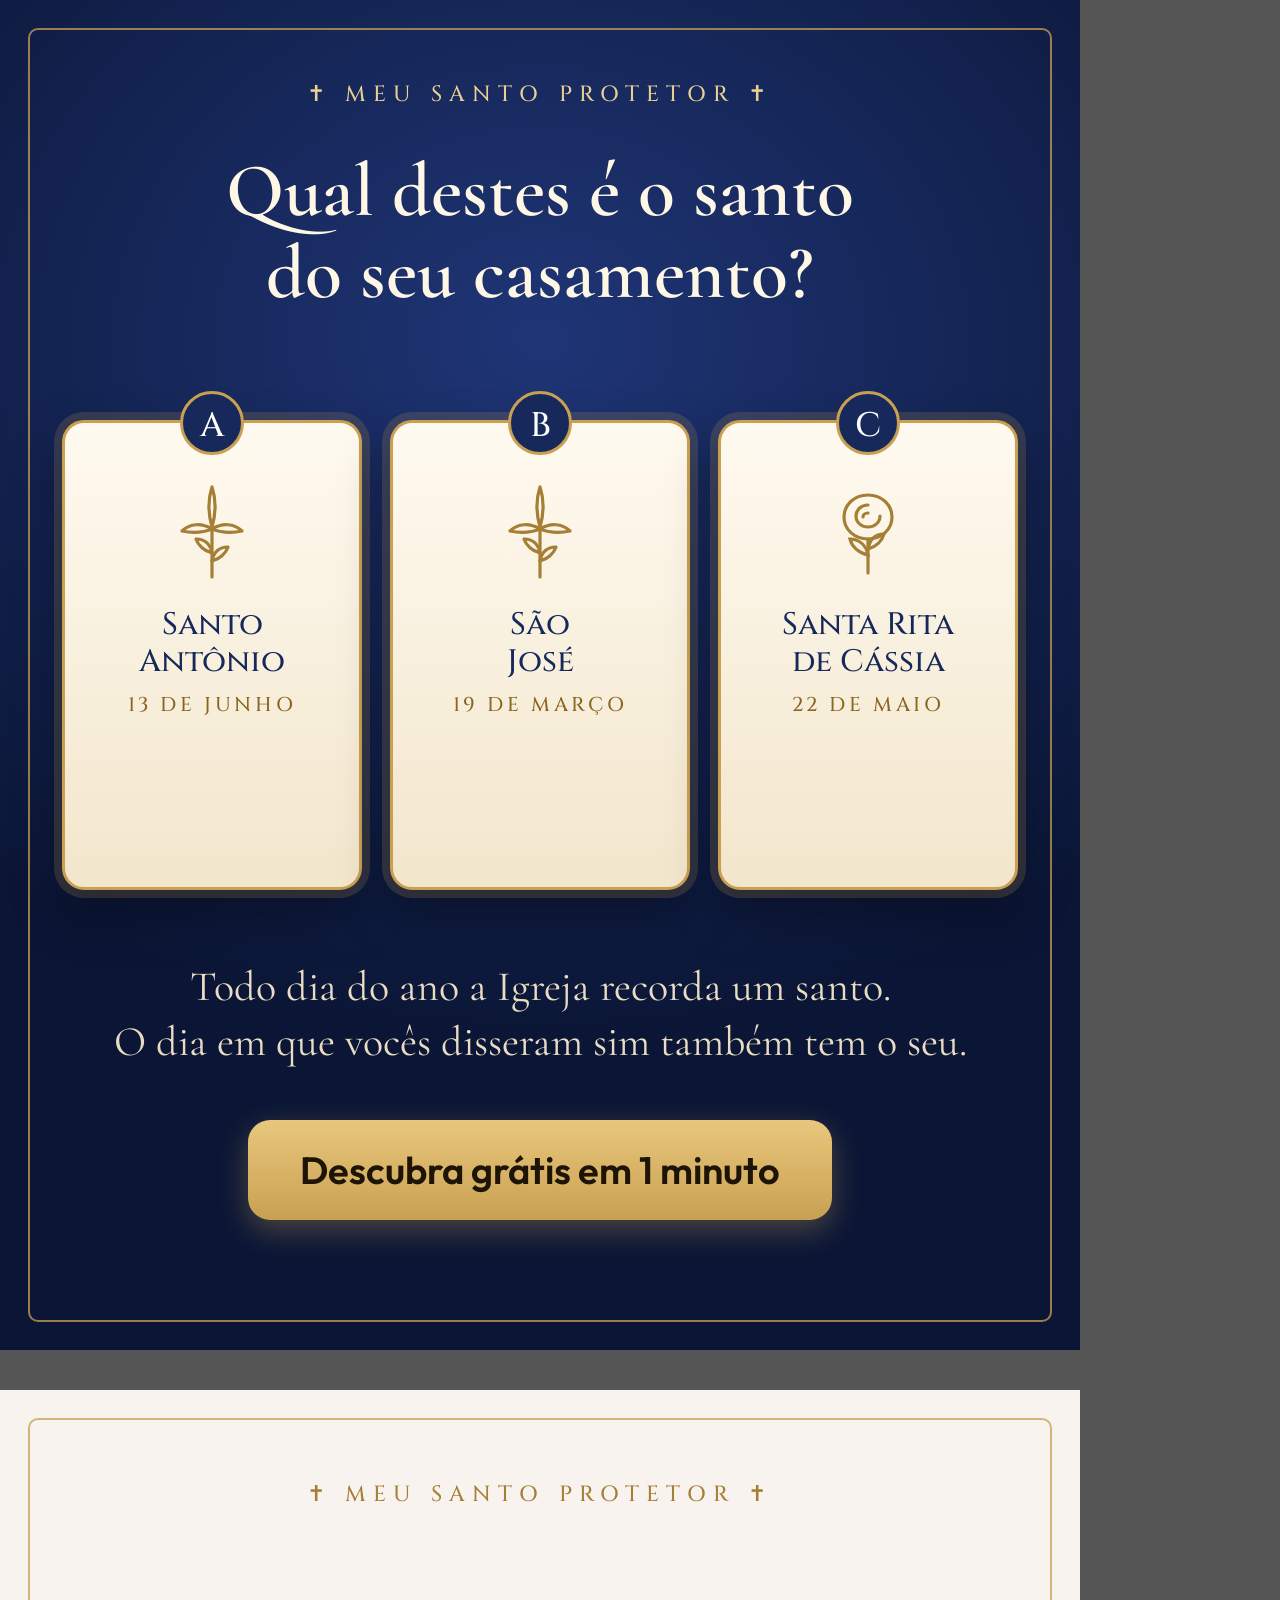
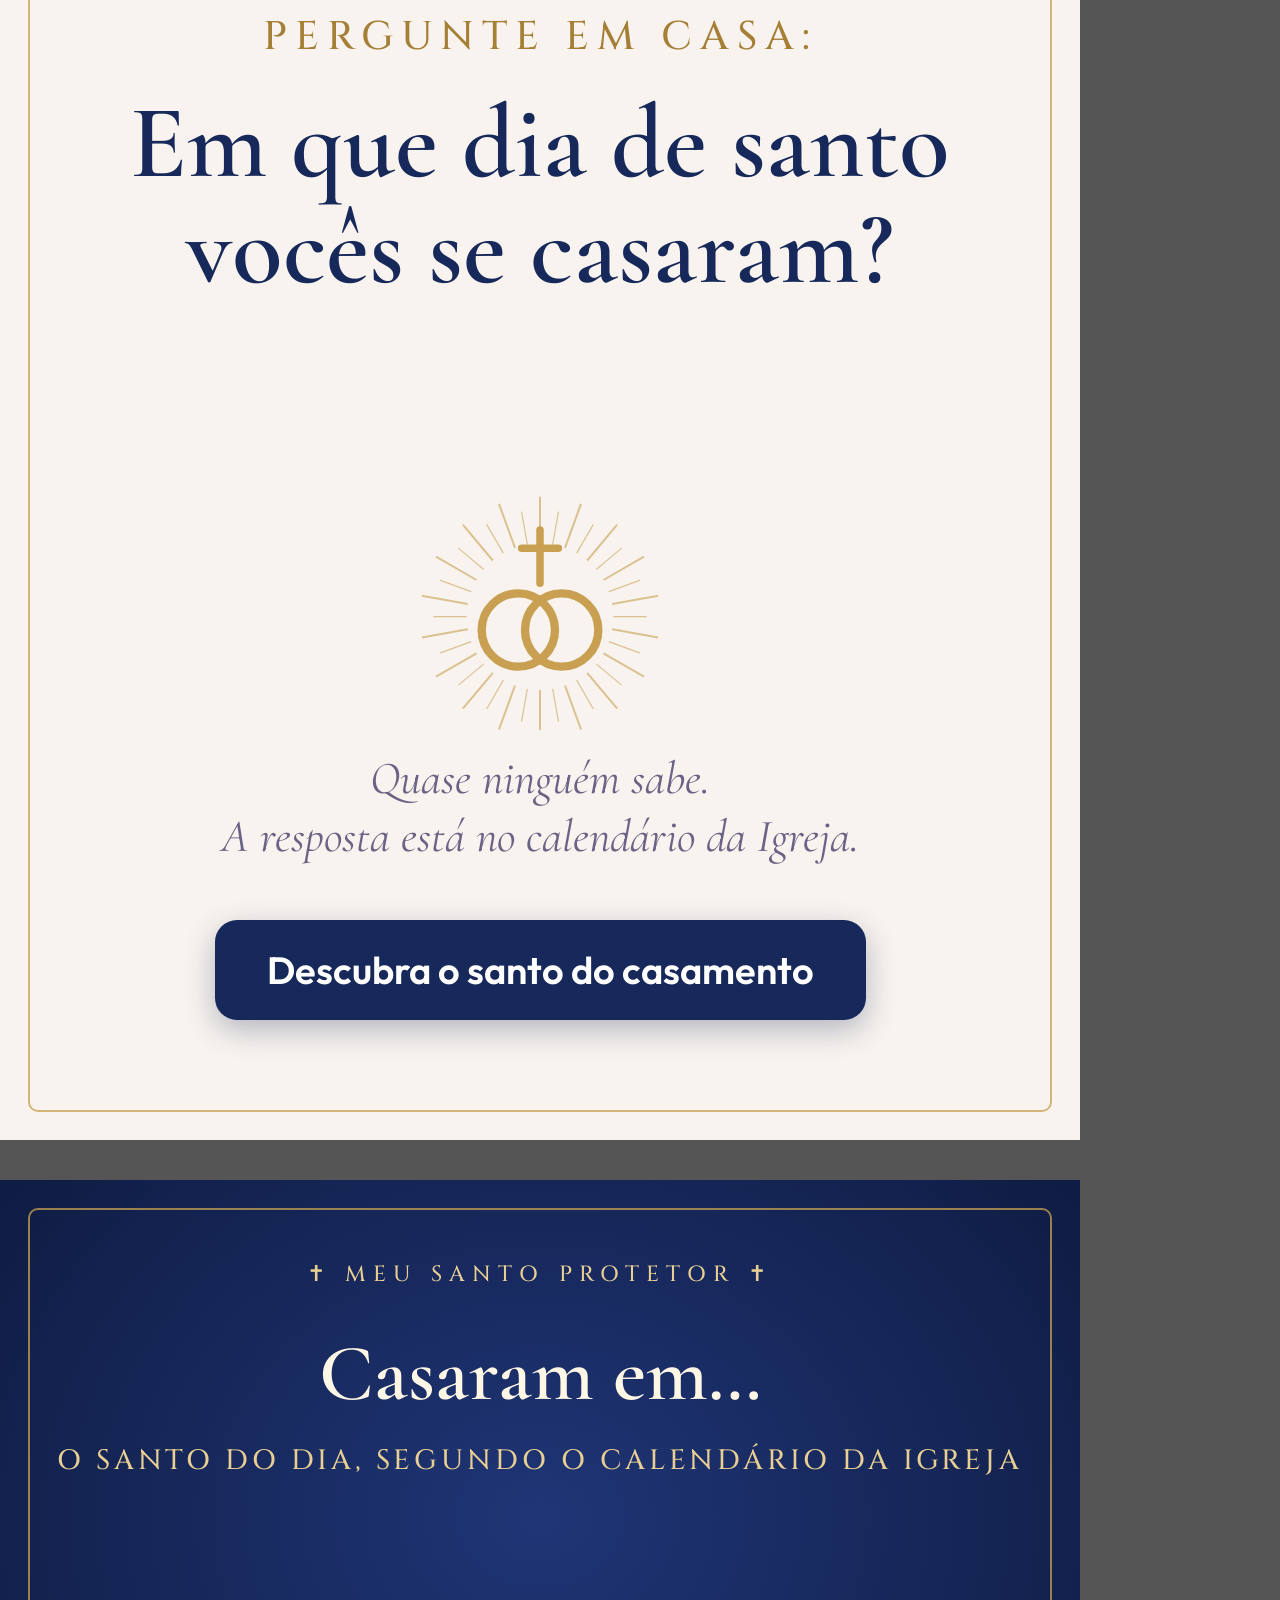
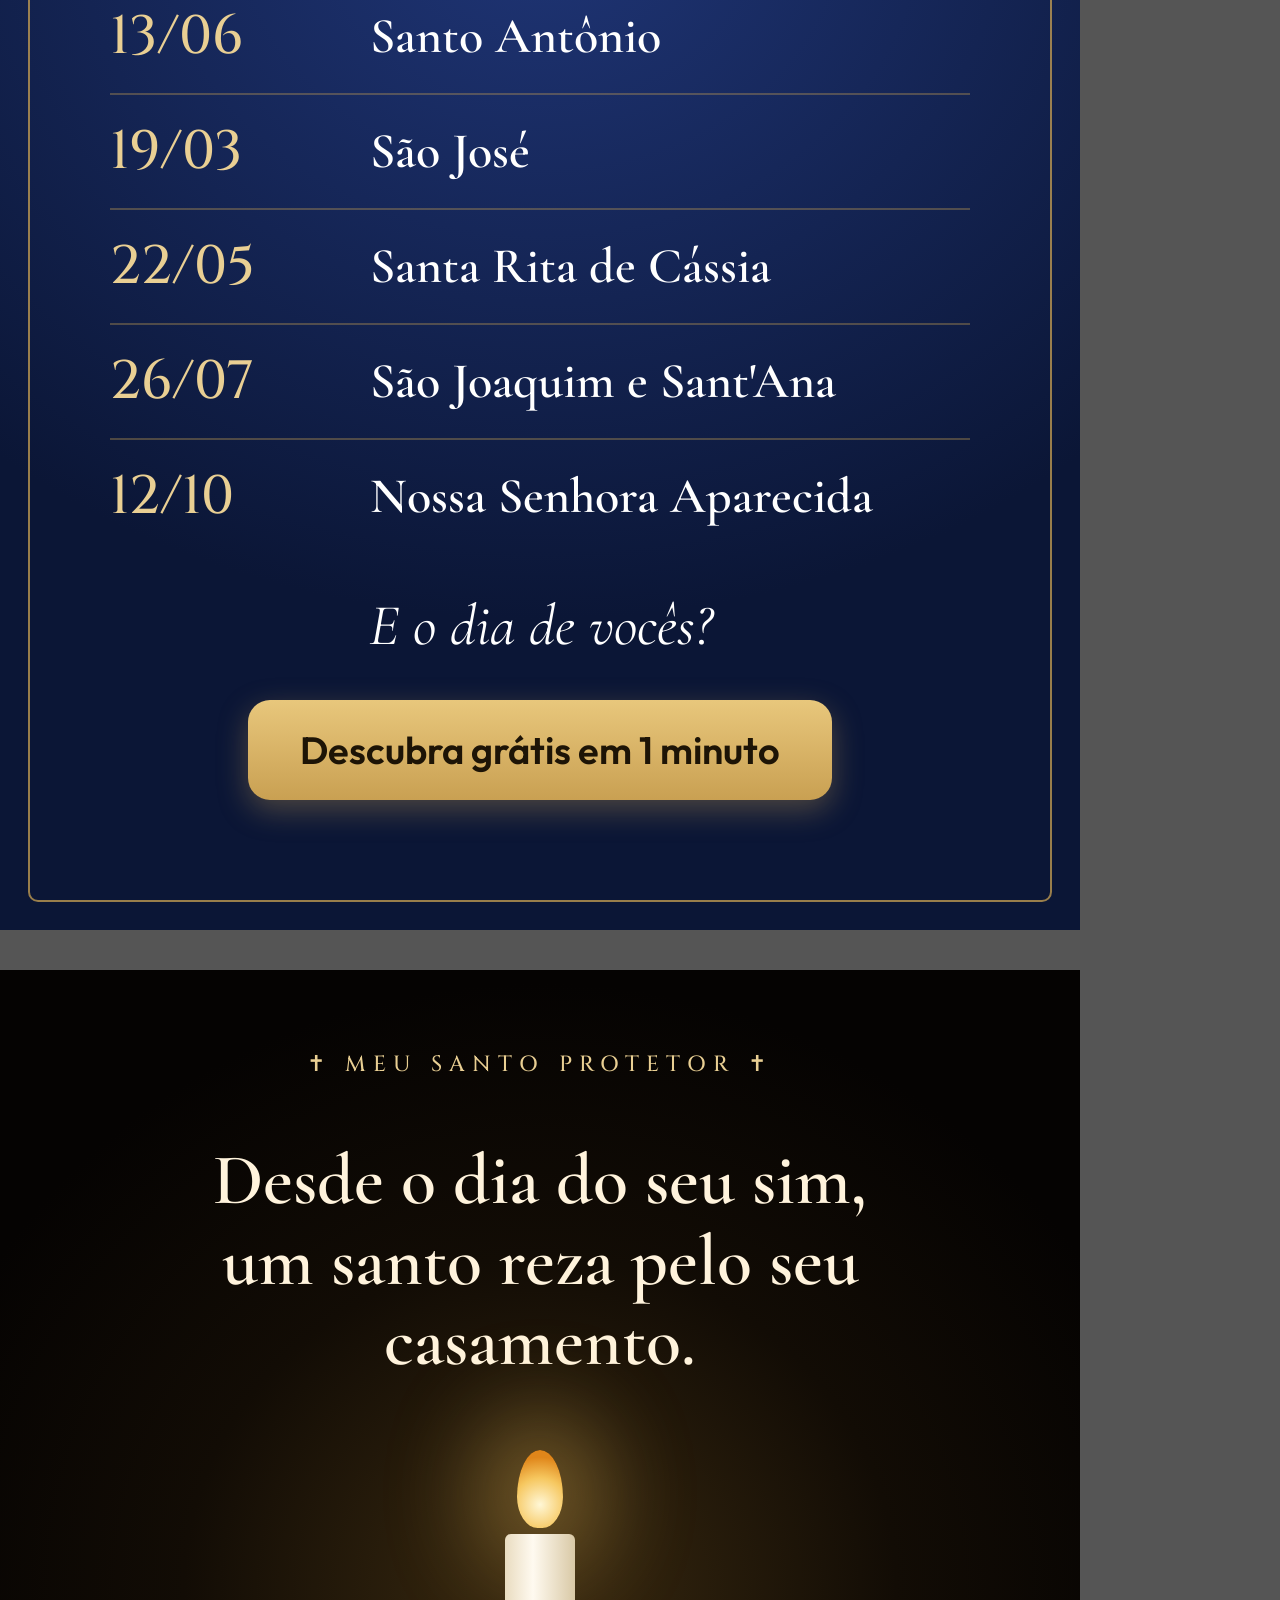
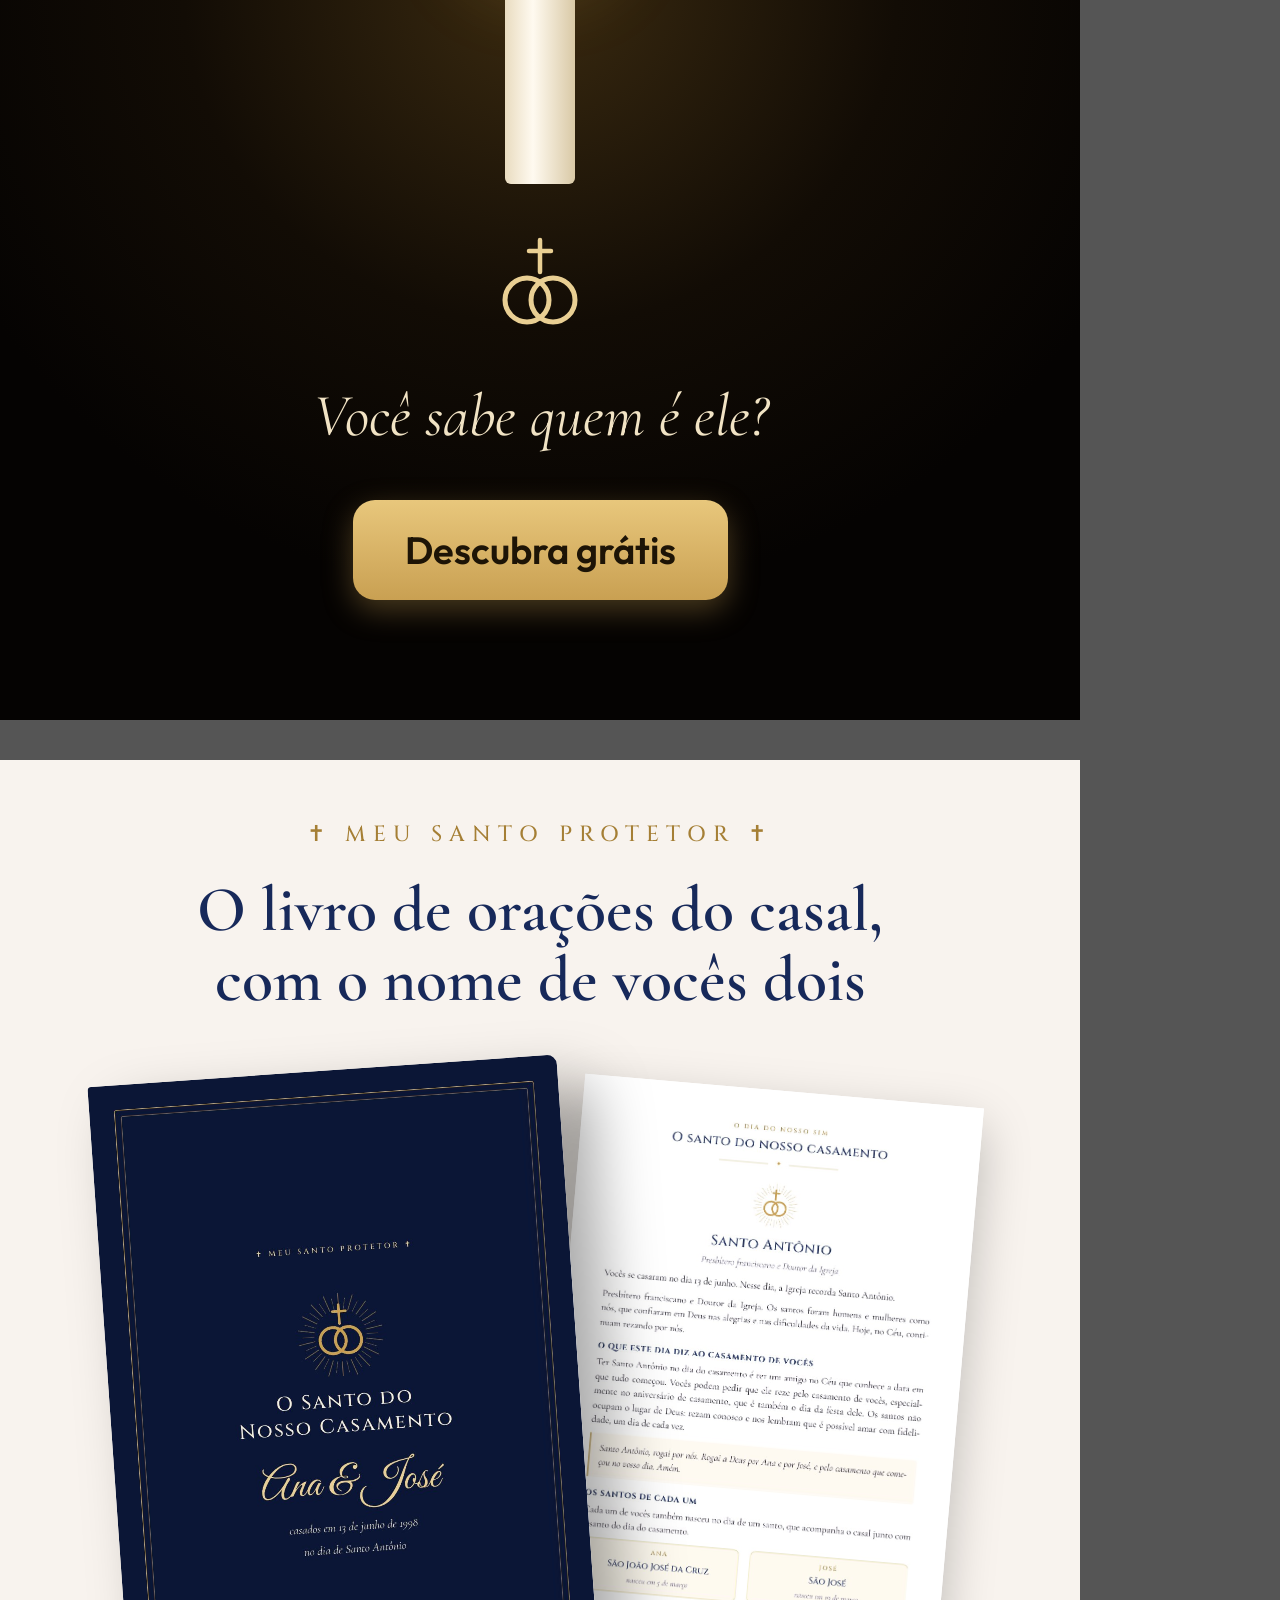
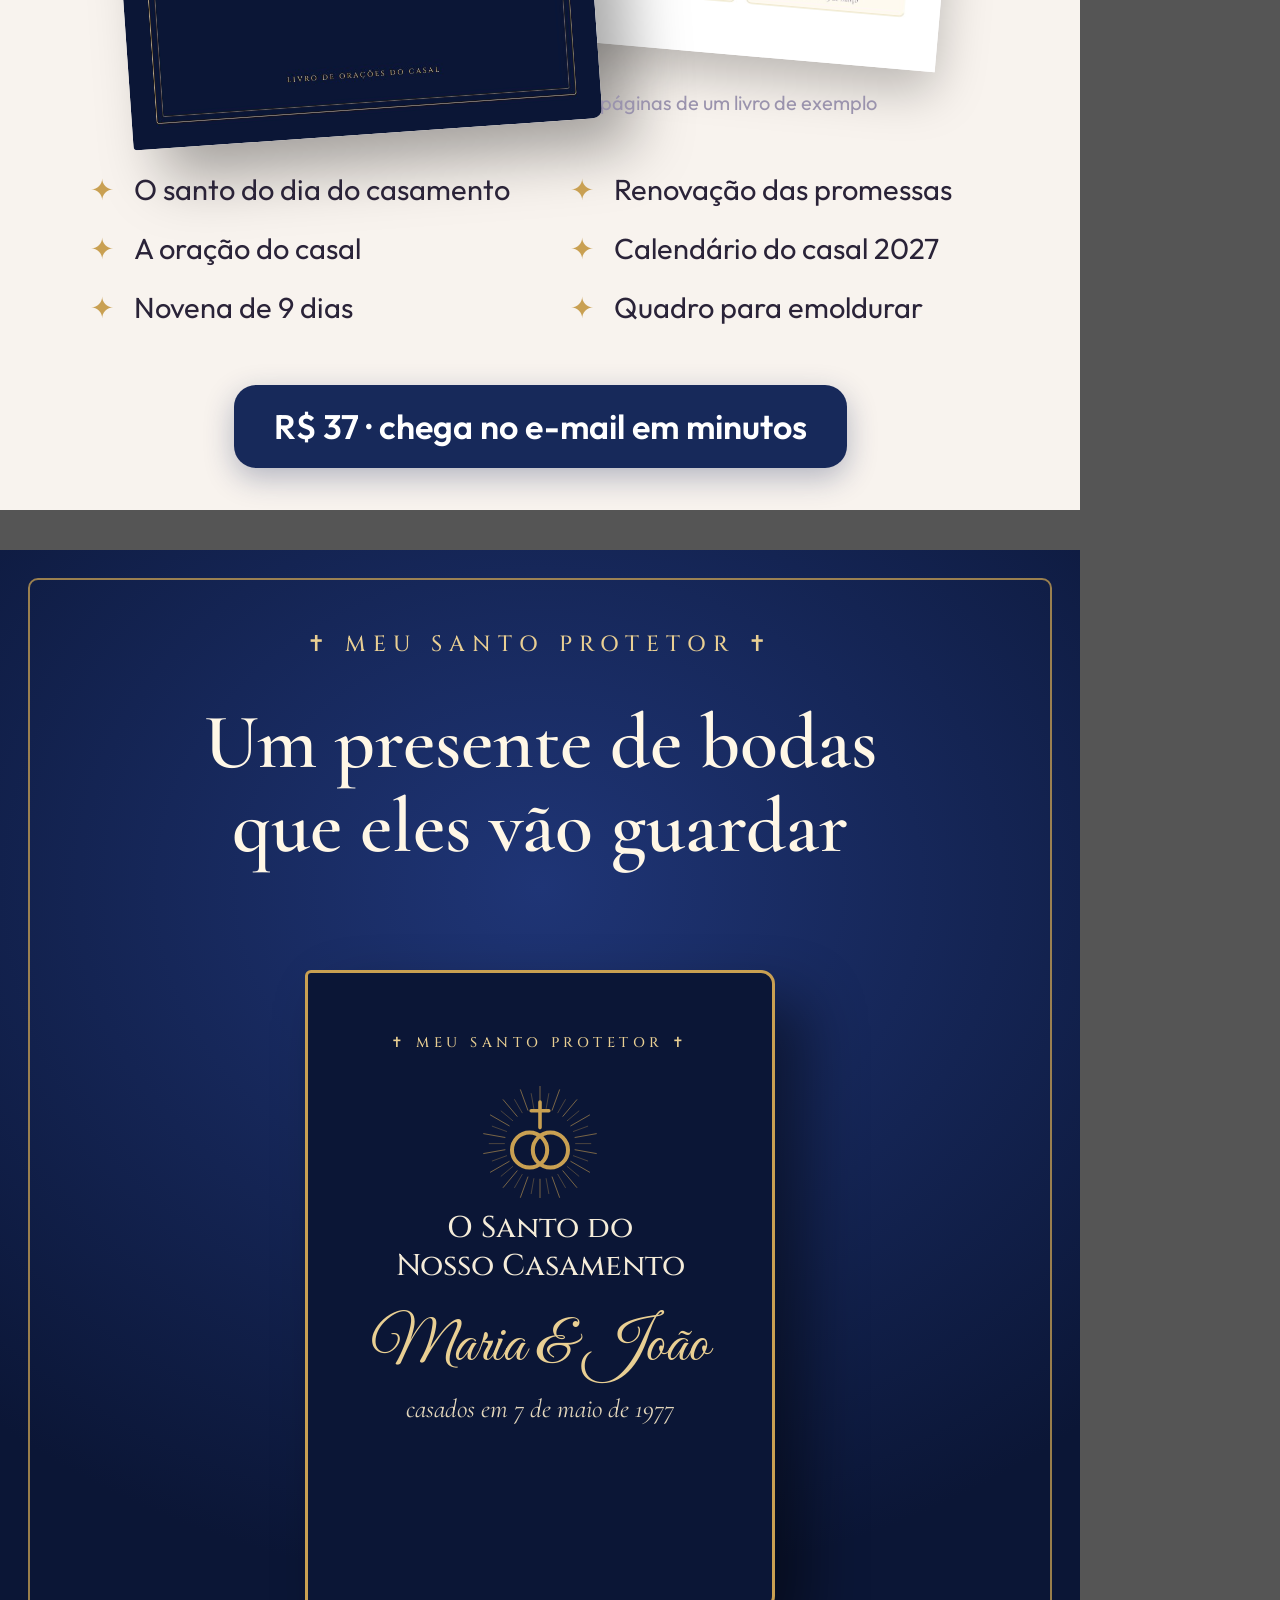
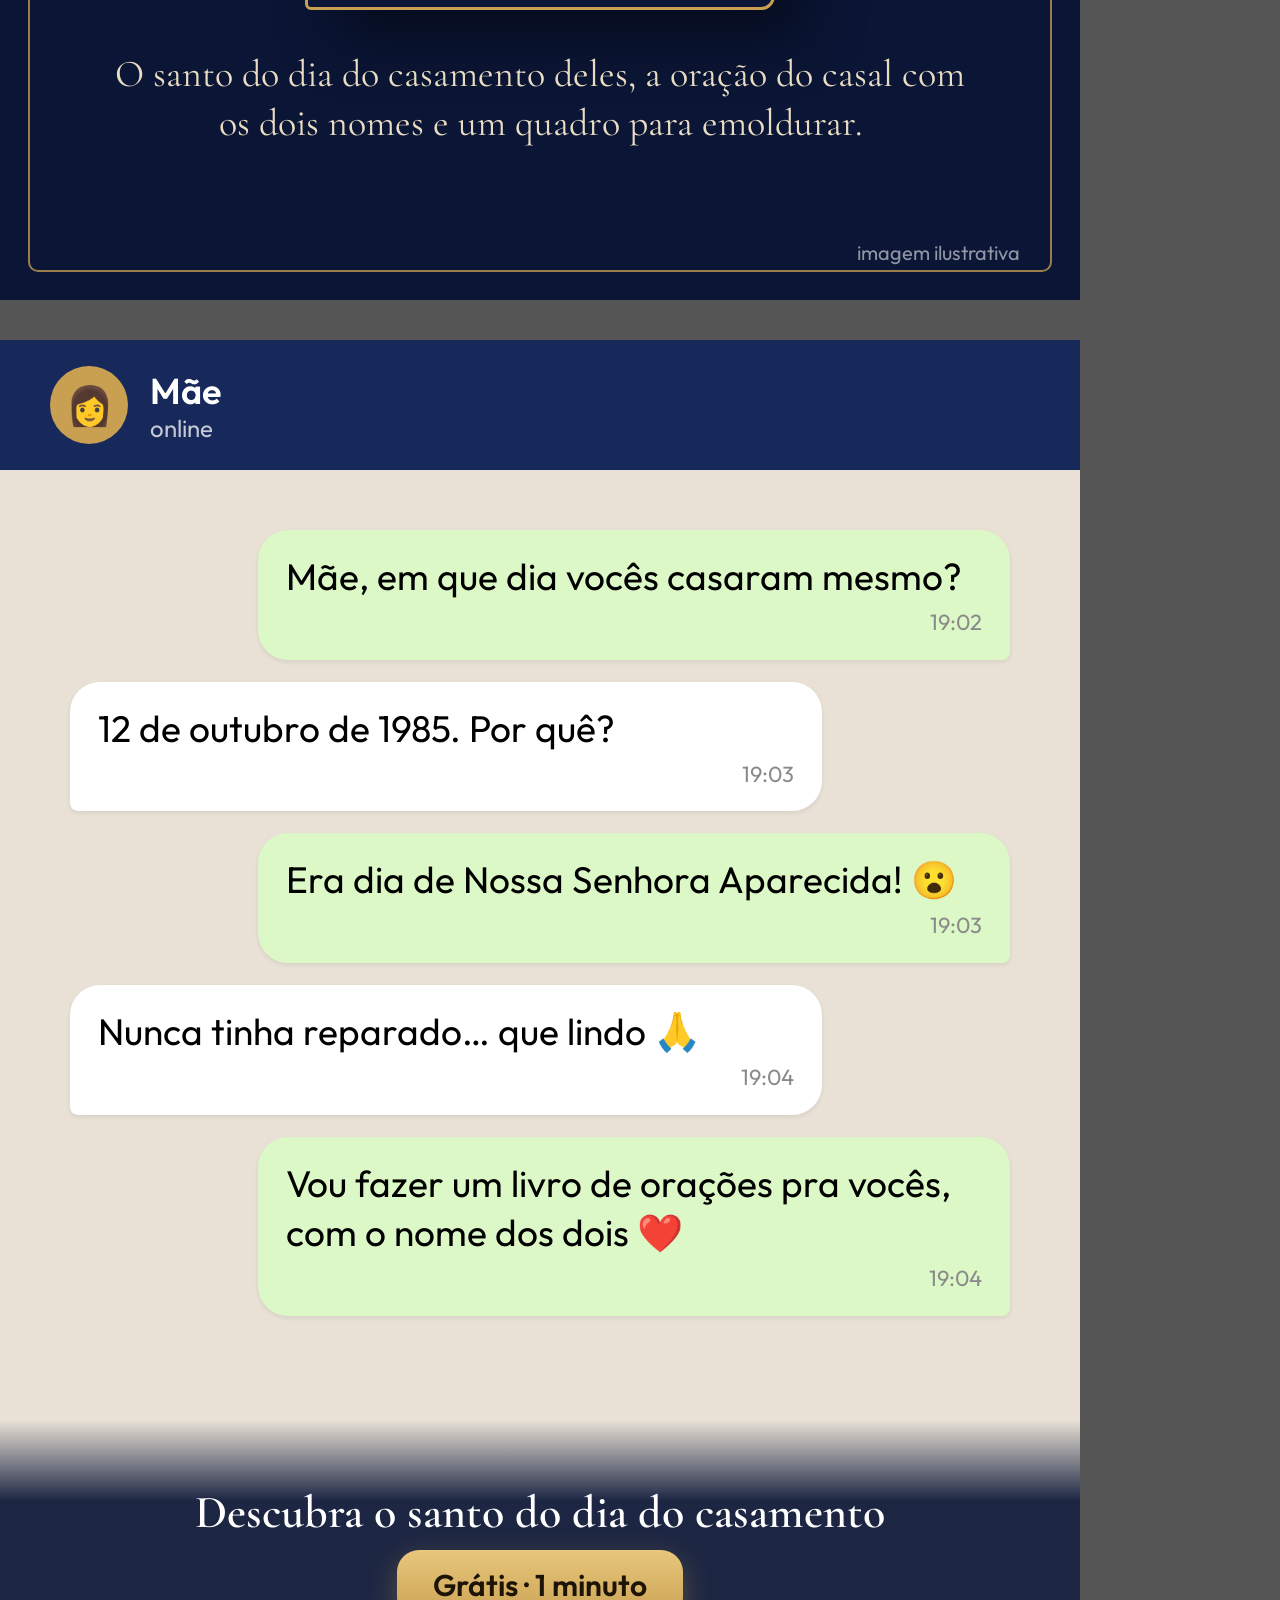
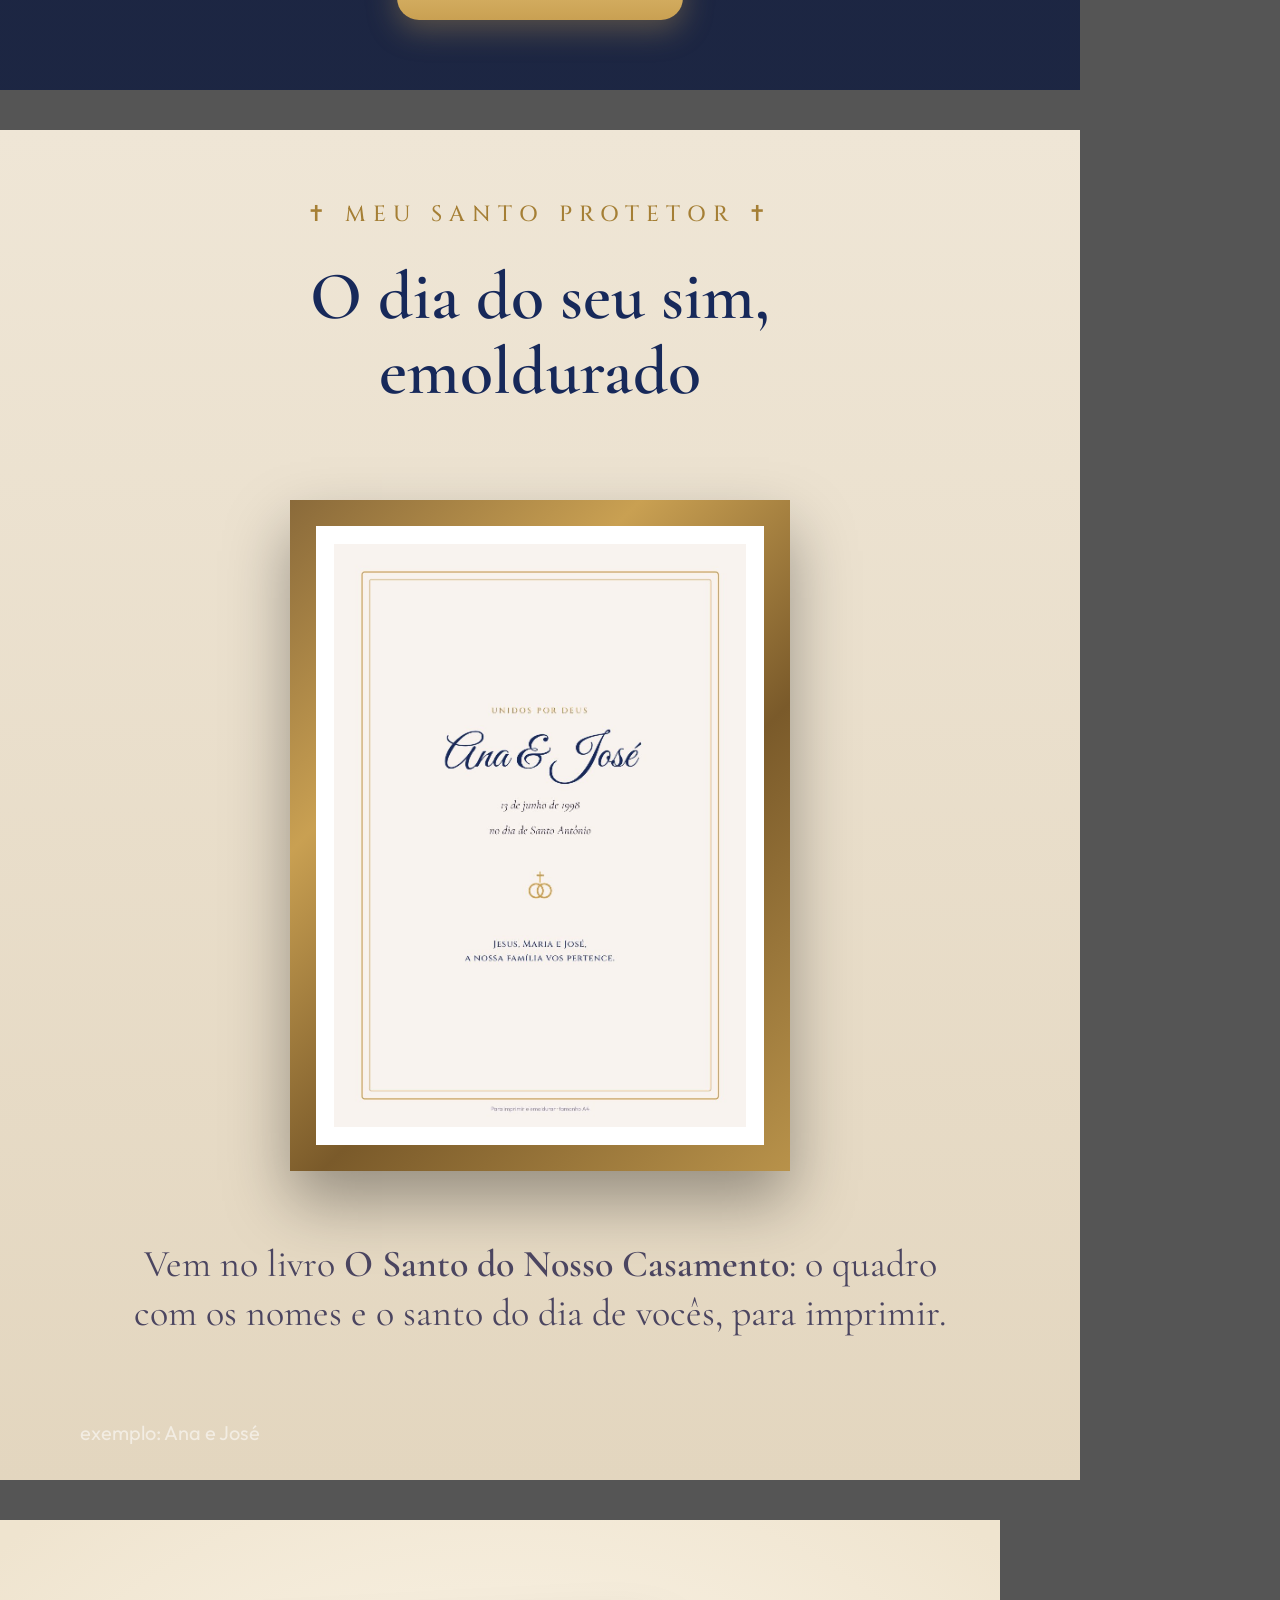
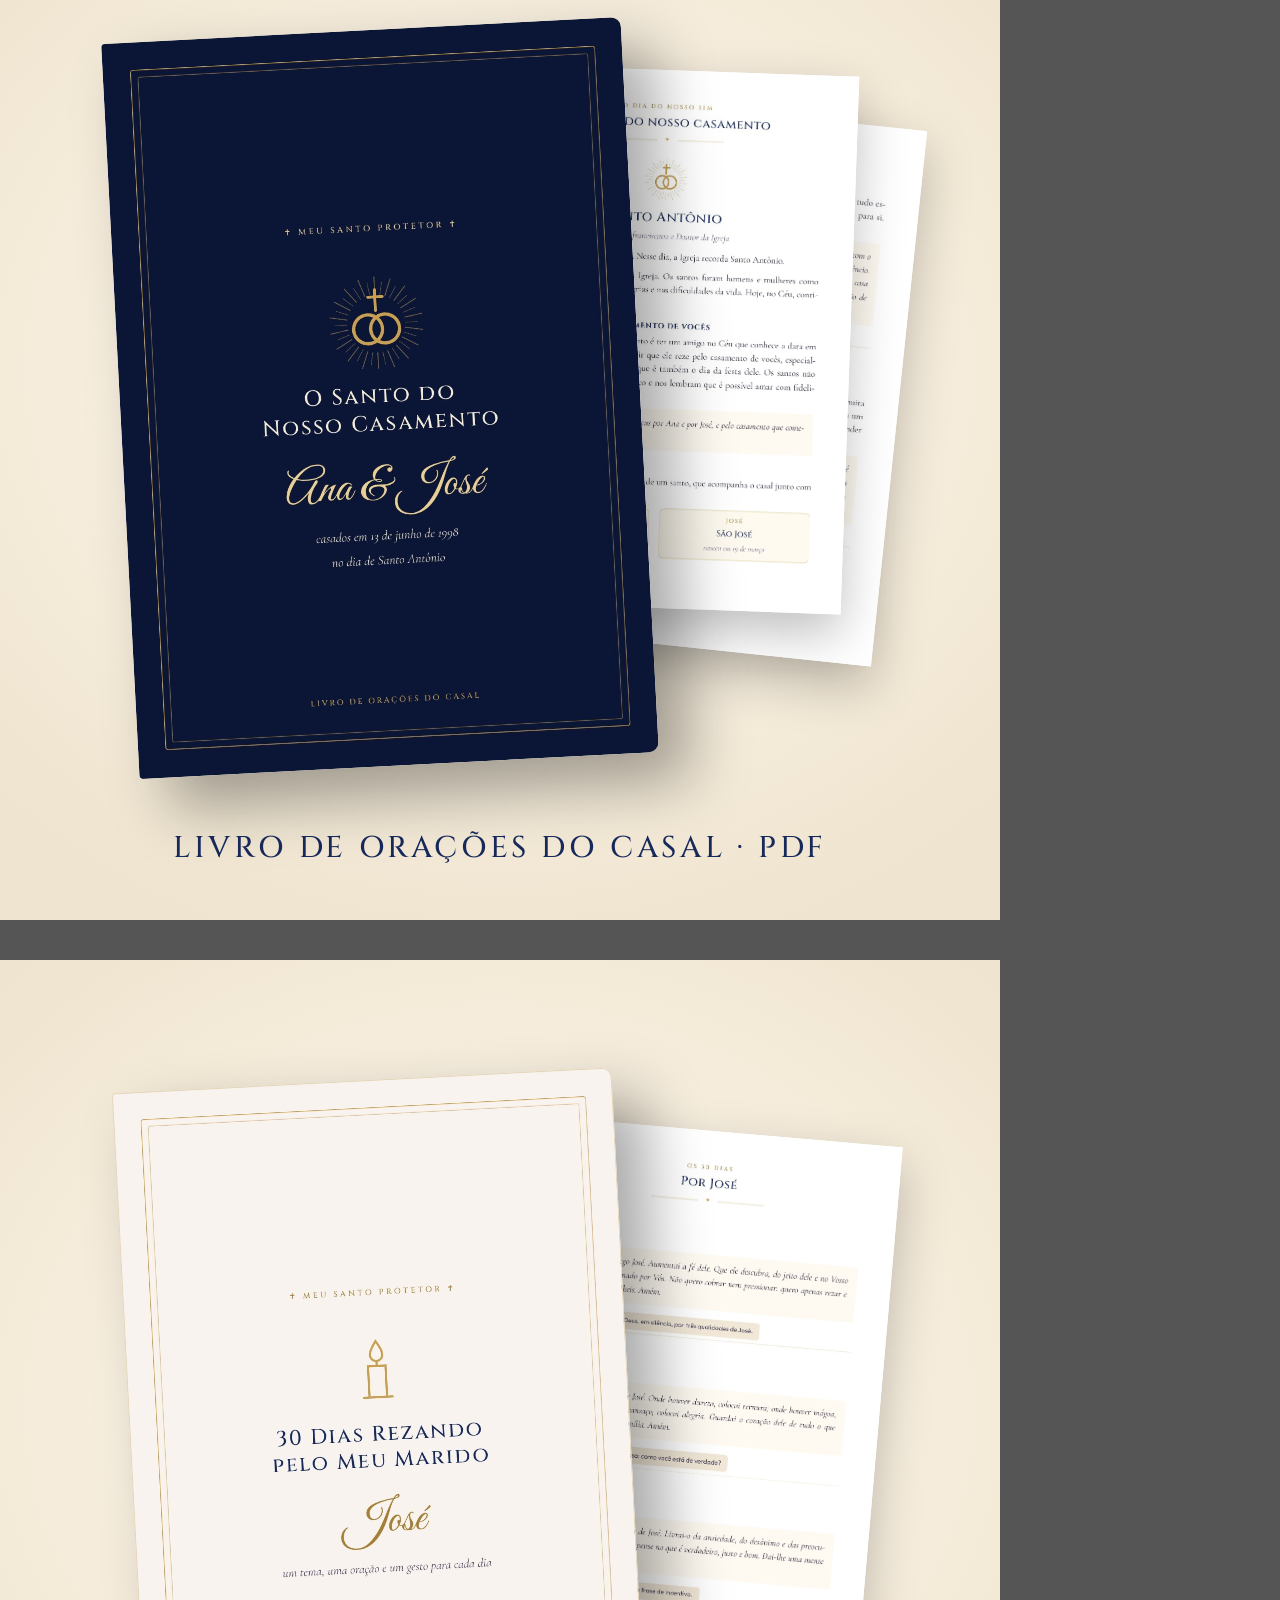
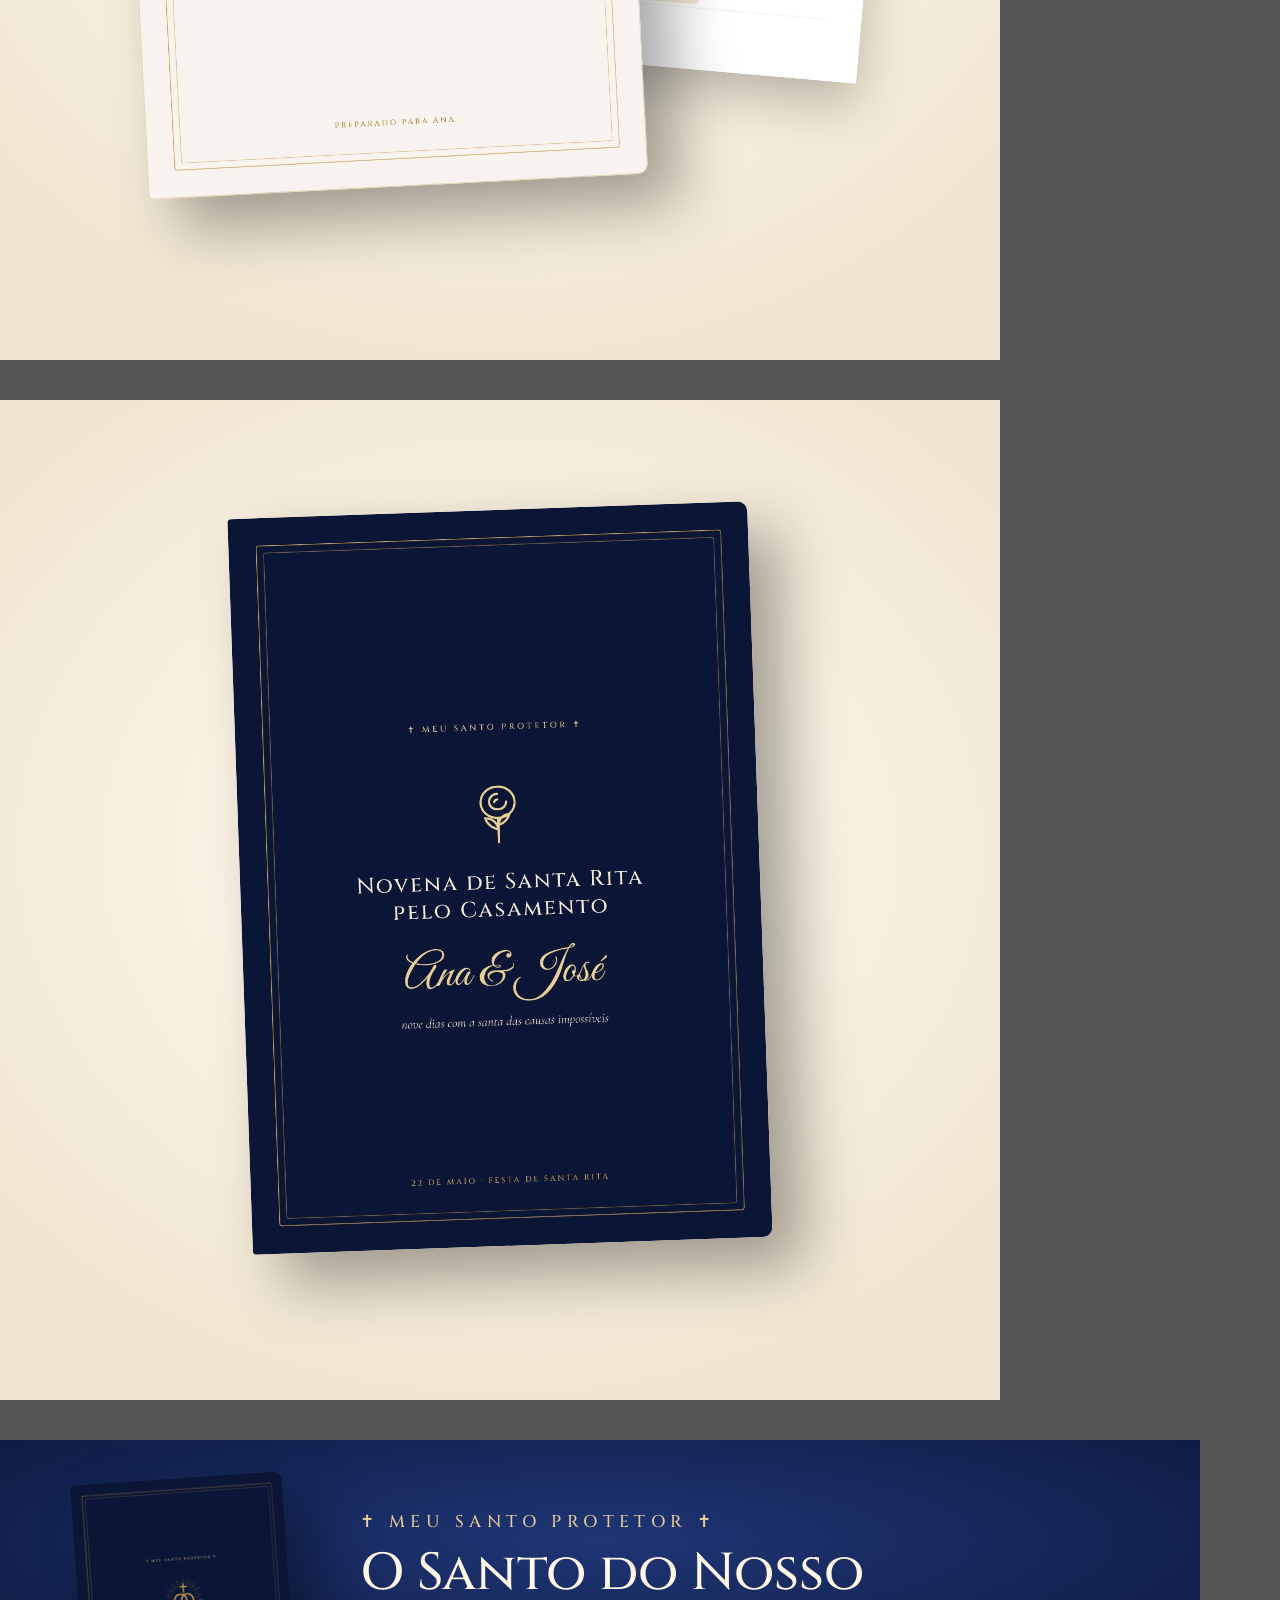
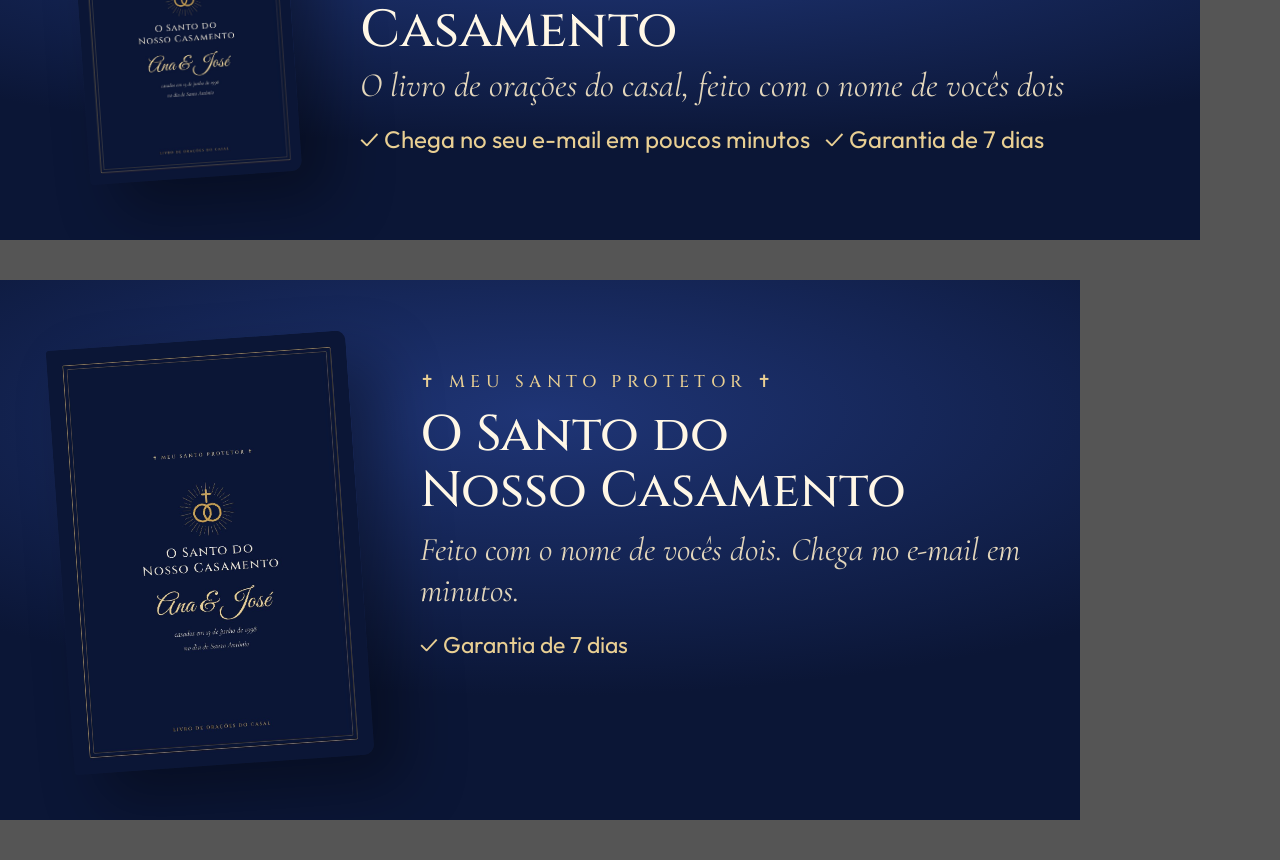
<file: criativos/estaticos.html>
<!doctype html>
<html lang="pt-BR"><head><meta charset="utf-8"><title>Criativos e imagens da Kiwify</title>
<link rel="stylesheet" href="base.css"><script src="svg.js"></script>
<style>
.cartas { position: absolute; left: 60px; right: 60px; top: 420px; display: flex; gap: 28px; justify-content: center; }
.cartas .santinho { width: 300px; height: 470px; padding: 26px 18px; }
.cartas .letra { font-family: 'Cinzel'; font-size: 34px; color: #fff; background: var(--azul); width: 64px; height: 64px; line-height: 64px; border-radius: 50%; margin: -58px auto 14px; border: 3px solid var(--ouro); }
.cartas .nm { font-family: 'Cinzel'; font-size: 31px; line-height: 1.2; margin: 14px 0 10px; }
.cartas .dt { font-family: 'Cinzel'; font-size: 20px; letter-spacing: .18em; color: #8a6420; }
.lista { position: absolute; left: 110px; right: 110px; top: 400px; }
.lista .l { display: flex; align-items: center; gap: 30px; padding: 20px 0; border-bottom: 2px solid rgba(201,160,82,.35); }
.lista .d { font-family: 'Cinzel'; font-size: 54px; color: var(--ouro2); width: 230px; }
.lista .s { font-family: 'Cormorant Garamond'; font-weight: 600; font-size: 50px; color: #fff; line-height: 1.1; }
.chat { position: absolute; left: 70px; right: 70px; top: 190px; }
.msg { font-size: 37px; line-height: 1.35; padding: 22px 28px; border-radius: 30px; margin: 0 0 22px; max-width: 80%; box-shadow: 0 2px 4px rgba(0,0,0,.08); }
.msg.eu { background: #dcf8c6; margin-left: auto; border-bottom-right-radius: 8px; }
.msg.ela { background: #fff; border-bottom-left-radius: 8px; }
.msg small { display: block; font-size: 22px; color: #8a8a8a; text-align: right; margin-top: 6px; }
.itens { list-style: none; font-size: 31px; line-height: 1.35; color: var(--texto); }
.itens li { padding: 10px 0 10px 44px; position: relative; } .itens li::before { content: "✦"; color: var(--ouro); position: absolute; left: 0; }
.parede { background: linear-gradient(180deg, #efe6d6, #e3d6bf); }
</style></head><body>

<!-- ===================== CRIATIVOS 4:5 ===================== -->

<!-- E1: qual destes -->
<div class="peca f45 escuro moldura" id="e1-qual-destes">
  <div class="centro" style="top:80px"><div class="marca">✝ MEU SANTO PROTETOR ✝</div></div>
  <div class="centro serif" style="top:150px;font-size:76px;font-weight:600;line-height:1.08;padding:0 80px;color:#fff7e6">Qual destes é o santo<br>do seu casamento?</div>
  <div class="cartas">
    <div class="santinho"><div class="letra">A</div><div data-svg="lirio,120,#A57F35"></div><div class="nm">Santo<br>Antônio</div><div class="dt">13 DE JUNHO</div></div>
    <div class="santinho"><div class="letra">B</div><div data-svg="lirio,120,#A57F35"></div><div class="nm">São<br>José</div><div class="dt">19 DE MARÇO</div></div>
    <div class="santinho"><div class="letra">C</div><div data-svg="rosa,120,#A57F35"></div><div class="nm">Santa Rita<br>de Cássia</div><div class="dt">22 DE MAIO</div></div>
  </div>
  <div class="centro serif" style="top:960px;font-size:42px;color:#e9dcc2;padding:0 90px;line-height:1.3">Todo dia do ano a Igreja recorda um santo.<br>O dia em que vocês disseram sim também tem o seu.</div>
  <div class="centro" style="top:1120px"><span class="cta">Descubra grátis em 1 minuto</span></div>
</div>

<!-- E2: pergunte em casa -->
<div class="peca f45 claro moldura" id="e2-pergunte-em-casa">
  <div class="centro" style="top:90px"><div class="marca">✝ MEU SANTO PROTETOR ✝</div></div>
  <div class="centro cinzel" style="top:220px;font-size:40px;letter-spacing:.2em;color:#a57f35">PERGUNTE EM CASA:</div>
  <div class="centro serif" style="top:300px;font-size:104px;font-weight:600;line-height:1.02;color:var(--azul);padding:0 70px">Em que dia de santo vocês se casaram?</div>
  <div class="centro" style="top:690px" data-svg="aneis,250"></div>
  <div class="centro serif" style="top:960px;font-size:46px;font-style:italic;color:var(--suave);padding:0 100px;line-height:1.25">Quase ninguém sabe.<br>A resposta está no calendário da Igreja.</div>
  <div class="centro" style="top:1130px"><span class="cta azul">Descubra o santo do casamento</span></div>
</div>

<!-- E3: lista de datas -->
<div class="peca f45 escuro moldura" id="e3-datas">
  <div class="centro" style="top:80px"><div class="marca">✝ MEU SANTO PROTETOR ✝</div></div>
  <div class="centro serif" style="top:150px;font-size:80px;font-weight:600;color:#fff7e6;line-height:1.1">Casaram em…</div>
  <div class="centro cinzel" style="top:262px;font-size:28px;letter-spacing:.14em;color:var(--ouro2)">O SANTO DO DIA, SEGUNDO O CALENDÁRIO DA IGREJA</div>
  <div class="lista">
    <div class="l"><div class="d">13/06</div><div class="s">Santo Antônio</div></div>
    <div class="l"><div class="d">19/03</div><div class="s">São José</div></div>
    <div class="l"><div class="d">22/05</div><div class="s">Santa Rita de Cássia</div></div>
    <div class="l"><div class="d">26/07</div><div class="s">São Joaquim e Sant'Ana</div></div>
    <div class="l" style="border:0"><div class="d">12/10</div><div class="s">Nossa Senhora Aparecida</div></div>
  </div>
  <div class="centro serif" style="top:1010px;font-size:58px;font-style:italic;color:#fff">E o dia de vocês?</div>
  <div class="centro" style="top:1120px"><span class="cta">Descubra grátis em 1 minuto</span></div>
</div>

<!-- E4: vela -->
<div class="peca f45" id="e4-vela" style="background:radial-gradient(60% 45% at 50% 46%, #3a2a10 0%, #120c05 55%, #050302 100%);color:#F5ECD9">
  <div class="centro" style="top:80px"><div class="marca">✝ MEU SANTO PROTETOR ✝</div></div>
  <div class="centro serif" style="top:170px;font-size:72px;font-weight:600;line-height:1.12;padding:0 90px;color:#fff3dc">Desde o dia do seu sim,<br>um santo reza pelo seu casamento.</div>
  <div class="centro" style="top:480px">
    <div style="width:46px;height:78px;margin:0 auto;background:radial-gradient(circle at 50% 70%, #fff7d6, #f6c75f 45%, #e0861a 80%);border-radius:50% 50% 45% 45% / 60% 60% 40% 40%;box-shadow:0 0 90px 40px rgba(246,199,95,.35)"></div>
    <div style="width:70px;height:250px;margin:6px auto 0;background:linear-gradient(90deg,#e9dcc0,#fffaf0 40%,#d9c9a6);border-radius:6px"></div>
  </div>
  <div class="centro" style="top:840px" data-svg="aneis,150,#E9CF93,0"></div>
  <div class="centro serif" style="top:1010px;font-size:60px;font-style:italic;color:#f1e3c4">Você sabe quem é ele?</div>
  <div class="centro" style="top:1130px"><span class="cta">Descubra grátis</span></div>
</div>

<!-- E5: produto e preço -->
<div class="peca f45 claro" id="e5-produto-preco">
  <div class="centro" style="top:60px"><div class="marca">✝ MEU SANTO PROTETOR ✝</div></div>
  <div class="centro serif" style="top:115px;font-size:64px;font-weight:600;line-height:1.1;color:var(--azul);padding:0 60px">O livro de orações do casal,<br>com o nome de vocês dois</div>
  <div class="pagina" style="left:560px;top:330px;width:400px;transform:rotate(5deg)"><img src="img/santo.jpg"></div>
  <div class="livro" style="left:110px;top:310px;width:470px;transform:rotate(-4deg)"><img src="img/capa.jpg"></div>
  <div style="position:absolute;left:90px;right:70px;top:1000px">
    <ul class="itens" style="columns:2;column-gap:40px;font-size:29px">
      <li>O santo do dia do casamento</li><li>A oração do casal</li><li>Novena de 9 dias</li><li>Renovação das promessas</li><li>Calendário do casal 2027</li><li>Quadro para emoldurar</li>
    </ul>
  </div>
  <div class="centro" style="top:1225px"><span class="cta azul" style="font-size:34px;padding:20px 40px">R$ 37 · chega no e-mail em minutos</span></div>
  <div class="etiqueta" style="left:600px;top:930px">páginas de um livro de exemplo</div>
</div>

<!-- E6: presente de bodas -->
<div class="peca f45 escuro moldura" id="e6-presente-bodas">
  <div class="centro" style="top:80px"><div class="marca">✝ MEU SANTO PROTETOR ✝</div></div>
  <div class="centro serif" style="top:150px;font-size:78px;font-weight:600;line-height:1.08;color:#fff7e6;padding:0 70px">Um presente de bodas<br>que eles vão guardar</div>
  <div class="centro" style="top:420px">
    <div style="width:470px;height:640px;margin:0 auto;background:var(--escuro);border:3px solid var(--ouro);border-radius:6px 14px 14px 6px;box-shadow:30px 30px 60px rgba(0,0,0,.45);position:relative;padding:60px 30px">
      <div class="marca" style="font-size:14px">✝ MEU SANTO PROTETOR ✝</div>
      <div data-svg="aneis,120" style="margin:26px 0 8px"></div>
      <div class="cinzel" style="font-size:30px;color:#F5ECD9;line-height:1.25">O Santo do<br>Nosso Casamento</div>
      <div class="vibes" style="font-size:62px;color:var(--ouro2);margin:22px 0 8px;white-space:nowrap">Maria &amp; João</div>
      <div class="serif" style="font-size:26px;font-style:italic;color:#e3d6bb">casados em 7 de maio de 1977</div>
    </div>
  </div>
  <div class="centro serif" style="top:1100px;font-size:38px;color:#e9dcc2;padding:0 110px;line-height:1.3">O santo do dia do casamento deles, a oração do casal com os dois nomes e um quadro para emoldurar.</div>
  <div class="etiqueta" style="right:60px;top:1290px">imagem ilustrativa</div>
</div>

<!-- E7: conversa -->
<div class="peca f45" id="e7-conversa" style="background:#efe7dd url() ;">
  <div style="position:absolute;inset:0;background:#e9e1d6"></div>
  <div style="position:absolute;left:0;right:0;top:0;height:130px;background:#17295A;color:#fff;display:flex;align-items:center;gap:22px;padding:0 50px">
    <div style="width:78px;height:78px;border-radius:50%;background:#C9A052;display:grid;place-items:center;font-size:38px">👩</div>
    <div><div style="font-size:36px;font-weight:600">Mãe</div><div style="font-size:24px;opacity:.75">online</div></div>
  </div>
  <div class="chat">
    <div class="msg eu">Mãe, em que dia vocês casaram mesmo?<small>19:02</small></div>
    <div class="msg ela">12 de outubro de 1985. Por quê?<small>19:03</small></div>
    <div class="msg eu">Era dia de Nossa Senhora Aparecida! 😮<small>19:03</small></div>
    <div class="msg ela">Nunca tinha reparado… que lindo 🙏<small>19:04</small></div>
    <div class="msg eu">Vou fazer um livro de orações pra vocês, com o nome dos dois ❤️<small>19:04</small></div>
  </div>
  <div style="position:absolute;left:0;right:0;bottom:0;height:270px;background:linear-gradient(180deg,rgba(11,22,54,.0),rgba(11,22,54,.92) 30%);"></div>
  <div class="centro serif" style="bottom:150px;font-size:46px;color:#fff;font-weight:600">Descubra o santo do dia do casamento</div>
  <div class="centro" style="bottom:70px"><span class="cta" style="font-size:30px;padding:16px 36px">Grátis · 1 minuto</span></div>
</div>

<!-- E8: quadro na parede -->
<div class="peca f45 parede" id="e8-quadro">
  <div class="centro" style="top:70px"><div class="marca" style="color:#a57f35">✝ MEU SANTO PROTETOR ✝</div></div>
  <div class="centro serif" style="top:130px;font-size:68px;font-weight:600;line-height:1.1;color:var(--azul);padding:0 80px">O dia do seu sim,<br>emoldurado</div>
  <div style="position:absolute;left:290px;top:370px;width:500px;padding:26px;background:linear-gradient(135deg,#8a6a3a,#c9a052 30%,#7a5a2a 60%,#b8924a);box-shadow:0 30px 60px rgba(0,0,0,.35)">
    <div style="background:#fff;padding:18px"><img src="img/quadro.jpg" style="width:100%;display:block"></div>
  </div>
  <div class="centro serif" style="top:1110px;font-size:38px;color:#4b4560;padding:0 120px;line-height:1.3">Vem no livro <b>O Santo do Nosso Casamento</b>: o quadro com os nomes e o santo do dia de vocês, para imprimir.</div>
  <div class="etiqueta" style="left:80px;top:1290px">exemplo: Ana e José</div>
</div>

<!-- ===================== KIWIFY ===================== -->

<!-- produto 1000x1000 -->
<div class="peca f11 claro" id="k-produto">
  <div style="position:absolute;inset:0;background:radial-gradient(70% 60% at 50% 45%, #fffaf0, #efe4cf)"></div>
  <div class="pagina" style="left:520px;top:190px;width:380px;transform:rotate(6deg)"><img src="img/novena.jpg"></div>
  <div class="pagina" style="left:470px;top:150px;width:380px;transform:rotate(2deg)"><img src="img/santo.jpg"></div>
  <div class="livro" style="left:120px;top:110px;width:520px;transform:rotate(-3deg)"><img src="img/capa.jpg"></div>
  <div class="centro cinzel" style="bottom:52px;font-size:30px;letter-spacing:.12em;color:var(--azul)">LIVRO DE ORAÇÕES DO CASAL · PDF</div>
</div>

<!-- bump: 30 dias -->
<div class="peca f11 claro" id="k-bump-30-dias">
  <div style="position:absolute;inset:0;background:radial-gradient(70% 60% at 50% 45%, #fffaf0, #efe4cf)"></div>
  <div class="pagina" style="left:500px;top:170px;width:380px;transform:rotate(5deg)"><img src="img/dia30.jpg"></div>
  <div class="livro" style="left:130px;top:120px;width:500px;transform:rotate(-3deg);border:1px solid #e3d6bb"><img src="img/capa30.jpg"></div>
</div>

<!-- bump: Santa Rita -->
<div class="peca f11 claro" id="k-bump-santa-rita">
  <div style="position:absolute;inset:0;background:radial-gradient(70% 60% at 50% 45%, #fffaf0, #efe4cf)"></div>
  <div class="livro" style="left:240px;top:110px;width:520px;transform:rotate(-2deg)"><img src="img/caparita.jpg"></div>
</div>

<!-- banner computador 1200x400 -->
<div class="peca b1 escuro" id="k-banner-computador">
  <div class="livro" style="left:80px;top:38px;width:212px;transform:rotate(-4deg)"><img src="img/capa.jpg"></div>
  <div style="position:absolute;left:360px;top:70px;right:60px">
    <div class="marca" style="text-align:left;font-size:17px">✝ MEU SANTO PROTETOR ✝</div>
    <div class="cinzel" style="font-size:52px;color:#fff7e6;margin:12px 0 6px;line-height:1.1">O Santo do Nosso Casamento</div>
    <div class="serif" style="font-size:34px;font-style:italic;color:#e3d6bb">O livro de orações do casal, feito com o nome de vocês dois</div>
    <div style="font-size:24px;color:var(--ouro2);margin-top:18px">✓ Chega no seu e-mail em poucos minutos &nbsp; ✓ Garantia de 7 dias</div>
  </div>
</div>

<!-- banner celular 1080x540 -->
<div class="peca b2 escuro" id="k-banner-celular">
  <div class="livro" style="left:60px;top:60px;width:300px;transform:rotate(-4deg)"><img src="img/capa.jpg"></div>
  <div style="position:absolute;left:420px;top:90px;right:50px">
    <div class="marca" style="text-align:left;font-size:17px">✝ MEU SANTO PROTETOR ✝</div>
    <div class="cinzel" style="font-size:50px;color:#fff7e6;margin:14px 0 10px;line-height:1.12">O Santo do<br>Nosso Casamento</div>
    <div class="serif" style="font-size:33px;font-style:italic;color:#e3d6bb;line-height:1.25">Feito com o nome de vocês dois. Chega no e-mail em minutos.</div>
    <div style="font-size:23px;color:var(--ouro2);margin-top:18px">✓ Garantia de 7 dias</div>
  </div>
</div>

<script>SVG.pinta();</script>
</body></html>
</file>
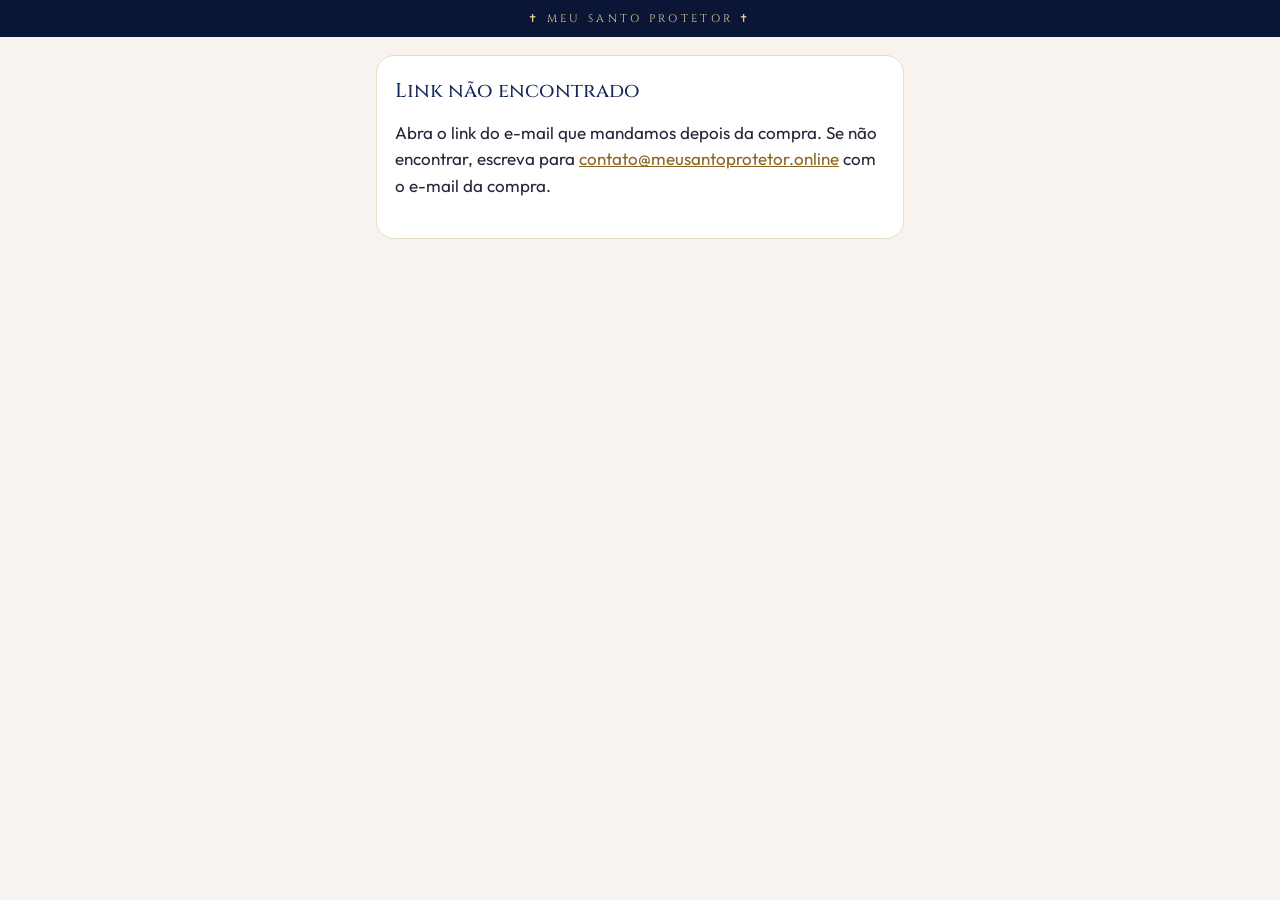
<file: site/dados.html>
<!doctype html>
<html lang="pt-BR">
<head>
<meta charset="utf-8">
<meta name="viewport" content="width=device-width, initial-scale=1, viewport-fit=cover">
<title>Falta só a data do casamento · O Santo do Nosso Casamento</title>
<meta name="robots" content="noindex">
<meta name="theme-color" content="#0B1636">
<link rel="preconnect" href="https://fonts.googleapis.com"><link rel="preconnect" href="https://fonts.gstatic.com" crossorigin>
<link href="https://fonts.googleapis.com/css2?family=Cinzel:wght@500;700&family=Cormorant+Garamond:ital,wght@0,500;0,600;1,500&family=Outfit:wght@400;500;600&display=swap" rel="stylesheet">
<link rel="stylesheet" href="estilo.css">
<script src="config.js"></script>
<script src="comum.js"></script>
</head>
<body>
<div class="topo">✝ MEU SANTO PROTETOR ✝</div>
<div class="wrap">
  <div class="cartao" id="carregando"><p style="margin:0;text-align:center">Carregando…</p></div>

  <form class="cartao escondido" id="form" novalidate>
    <h1>✅ Pagamento confirmado<span id="nome"></span></h1>
    <p>O livro é feito com o santo do dia do casamento. Preencha abaixo e ele fica pronto em poucos minutos.</p>

    <div class="campo"><label>O livro é</label>
      <select id="modo"><option value="nos">Para o meu casamento</option><option value="presente">Para dar de presente a um casal</option></select></div>
    <div class="campo" id="c-quem"><label>Quem está preenchendo</label>
      <select id="quem"><option value="ela">Eu sou a esposa</option><option value="ele">Eu sou o marido</option></select></div>
    <div class="campo escondido" id="c-pres"><label for="pres">O seu nome (vai na dedicatória)</label><input type="text" id="pres" maxlength="40"></div>
    <div class="campo"><label for="ela">Nome da esposa (primeiro nome)</label><input type="text" id="ela" maxlength="40"></div>
    <div class="campo"><label for="ele">Nome do marido (primeiro nome)</label><input type="text" id="ele" maxlength="40"></div>
    <div class="campo"><label>Data do casamento</label><div class="linha3" id="data-cas"></div></div>
    <div class="campo"><label>Casaram na Igreja?</label>
      <select id="igreja"><option value="sim">Sim, na Igreja</option><option value="civil">Só no civil</option><option value="nao_sei">Não sei</option></select></div>
    <div class="campo"><label>O que mais querem entregar a Deus (até 3)</label><div class="opcoes" id="pedidos"></div></div>
    <div class="bloco-opc"><h4>Aniversário da esposa (opcional)</h4><div class="linha2" id="niv-ela"></div></div>
    <div class="bloco-opc"><h4>Aniversário do marido (opcional)</h4><div class="linha2" id="niv-ele"></div></div>
    <div class="campo"><label for="ped">Quer contar algo mais? (opcional)</label><textarea id="ped" maxlength="300"></textarea></div>
    <div class="campo escondido" id="c-ded"><label for="ded">Dedicatória para o casal (opcional)</label><textarea id="ded" maxlength="300"></textarea></div>
    <div class="erro" id="erro"></div>
    <button class="btn" id="enviar" type="submit">Preparar o meu livro</button>
  </form>

  <div class="cartao status escondido" id="status">
    <div id="st-gerando"><div class="spin"></div><h2>Estamos preparando o seu livro</h2>
      <p>Leva de 1 a 3 minutos. Quando ficar pronto, o botão para baixar aparece aqui, e ele também chega no seu e-mail.</p></div>
    <div id="st-pronto" class="escondido"><div style="font-size:38px">🙏</div><h2>O livro está pronto!</h2>
      <p>Também mandamos para o seu e-mail.</p><div class="downloads" id="downloads"></div></div>
  </div>

  <div class="cartao escondido" id="invalido"><h2>Link não encontrado</h2>
    <p>Abra o link do e-mail que mandamos depois da compra. Se não encontrar, escreva para <a id="contato" href="#"></a> com o e-mail da compra.</p></div>
</div>

<script>
(function () {
  var C = CAS.C, $ = function (id) { return document.getElementById(id); }, esc = CAS.esc;
  $("contato").href = "mailto:" + C.CONTATO; $("contato").textContent = C.CONTATO;
  var t = new URLSearchParams(location.search).get("t") || "";
  var PEDIDOS = [["paciencia", "Mais paciência e diálogo"], ["uniao", "Mais união e carinho"], ["fase", "Força numa fase difícil"], ["fe", "A fé do marido ou da esposa"],
                 ["saude", "A saúde da família"], ["filhos", "Os filhos"], ["financas", "O trabalho e as contas da casa"], ["gratidao", "Agradecer pelos anos juntos"]];
  var sel = [];
  function dia(id) { var h = '<select id="' + id + '"><option value="">Dia</option>'; for (var d = 1; d <= 31; d++) h += "<option>" + d + "</option>"; return h + "</select>"; }
  function mes(id) { return '<select id="' + id + '"><option value="">Mês</option>' + CAS.MESES.map(function (m, i) { return '<option value="' + (i + 1) + '">' + m + "</option>"; }).join("") + "</select>"; }
  $("data-cas").innerHTML = dia("cd") + mes("cm") + '<input type="tel" inputmode="numeric" id="ca" maxlength="4" placeholder="Ano">';
  $("niv-ela").innerHTML = dia("ed") + mes("em"); $("niv-ele").innerHTML = dia("hd") + mes("hm");
  $("pedidos").innerHTML = PEDIDOS.map(function (p) { return '<button type="button" class="opcao" data-v="' + p[0] + '"><span>' + esc(p[1]) + "</span></button>"; }).join("");
  Array.prototype.forEach.call(document.querySelectorAll("#pedidos .opcao"), function (b) {
    b.onclick = function () { var v = b.getAttribute("data-v"), i = sel.indexOf(v);
      if (i >= 0) { sel.splice(i, 1); b.classList.remove("sel"); } else if (sel.length < 3) { sel.push(v); b.classList.add("sel"); } };
  });
  $("modo").onchange = function () { var p = this.value === "presente";
    $("c-quem").classList.toggle("escondido", p); $("c-pres").classList.toggle("escondido", !p); $("c-ded").classList.toggle("escondido", !p); };
  function valida(d, m, a) { var x = new Date(a || 2000, m - 1, d); return d && m && x.getDate() === +d && x.getMonth() === m - 1; }

  function acompanha() {
    $("form").classList.add("escondido"); $("status").classList.remove("escondido"); var n = 0;
    (function pergunta() {
      CAS.api("/api/casamento/dados?t=" + encodeURIComponent(t)).then(function (j) {
        if (j.pronto) { $("st-gerando").classList.add("escondido"); $("st-pronto").classList.remove("escondido");
          $("downloads").innerHTML = j.arquivos.map(function (a, i) { return '<a class="btn ' + (i ? "claro" : "azul") + '" href="' + esc(a.url) + '" target="_blank" rel="noopener">Baixar: ' + esc(a.titulo) + "</a>"; }).join(""); return; }
        if (++n < 75) setTimeout(pergunta, 4000);
      }).catch(function () { if (++n < 75) setTimeout(pergunta, 6000); });
    })();
  }

  CAS.api("/api/casamento/dados?t=" + encodeURIComponent(t)).then(function (j) {
    $("carregando").classList.add("escondido");
    if (!j.ok) { $("invalido").classList.remove("escondido"); return; }
    if (j.nome) $("nome").textContent = ", " + j.nome;
    if (j.precisa) $("form").classList.remove("escondido"); else acompanha();
  }).catch(function () { $("carregando").classList.add("escondido"); $("invalido").classList.remove("escondido"); });

  $("form").onsubmit = function (ev) {
    ev.preventDefault();
    var modo = $("modo").value, d = +$("cd").value, m = +$("cm").value, a = +$("ca").value, erro = "";
    var p = { modo: modo, quem: $("quem").value, ela: { nome: $("ela").value.trim() }, ele: { nome: $("ele").value.trim() },
              casamento: { dia: d, mes: m, ano: a }, igreja: $("igreja").value, pedidos: sel, pedido: $("ped").value.trim() };
    if (modo === "presente") { p.presenteador = $("pres").value.trim(); p.dedicatoria = $("ded").value.trim(); }
    [["ela", "ed", "em"], ["ele", "hd", "hm"]].forEach(function (x) { var dd = +$(x[1]).value, mm = +$(x[2]).value;
      if (dd || mm) { if (!valida(dd, mm)) erro = "Confira os aniversários (dia e mês)."; p[x[0]].dia = dd; p[x[0]].mes = mm; } });
    if (p.ela.nome.length < 2 || p.ele.nome.length < 2) erro = "Escreva os dois nomes.";
    else if (!valida(d, m, a) || a < 1940 || new Date(a, m - 1, d) > new Date()) erro = "Confira a data do casamento (dia, mês e ano com 4 números).";
    if (erro) { $("erro").textContent = erro; return; }
    $("enviar").disabled = true; $("enviar").textContent = "Enviando…";
    CAS.api("/api/casamento/dados", { body: { t: t, pedido: p } }).then(function (j) {
      if (j.ok) acompanha(); else throw new Error();
    }).catch(function () { $("enviar").disabled = false; $("enviar").textContent = "Preparar o meu livro"; $("erro").textContent = "Não conseguimos enviar. Confira os dados e tente de novo."; });
  };
})();
</script>
</body>
</html>
</file>
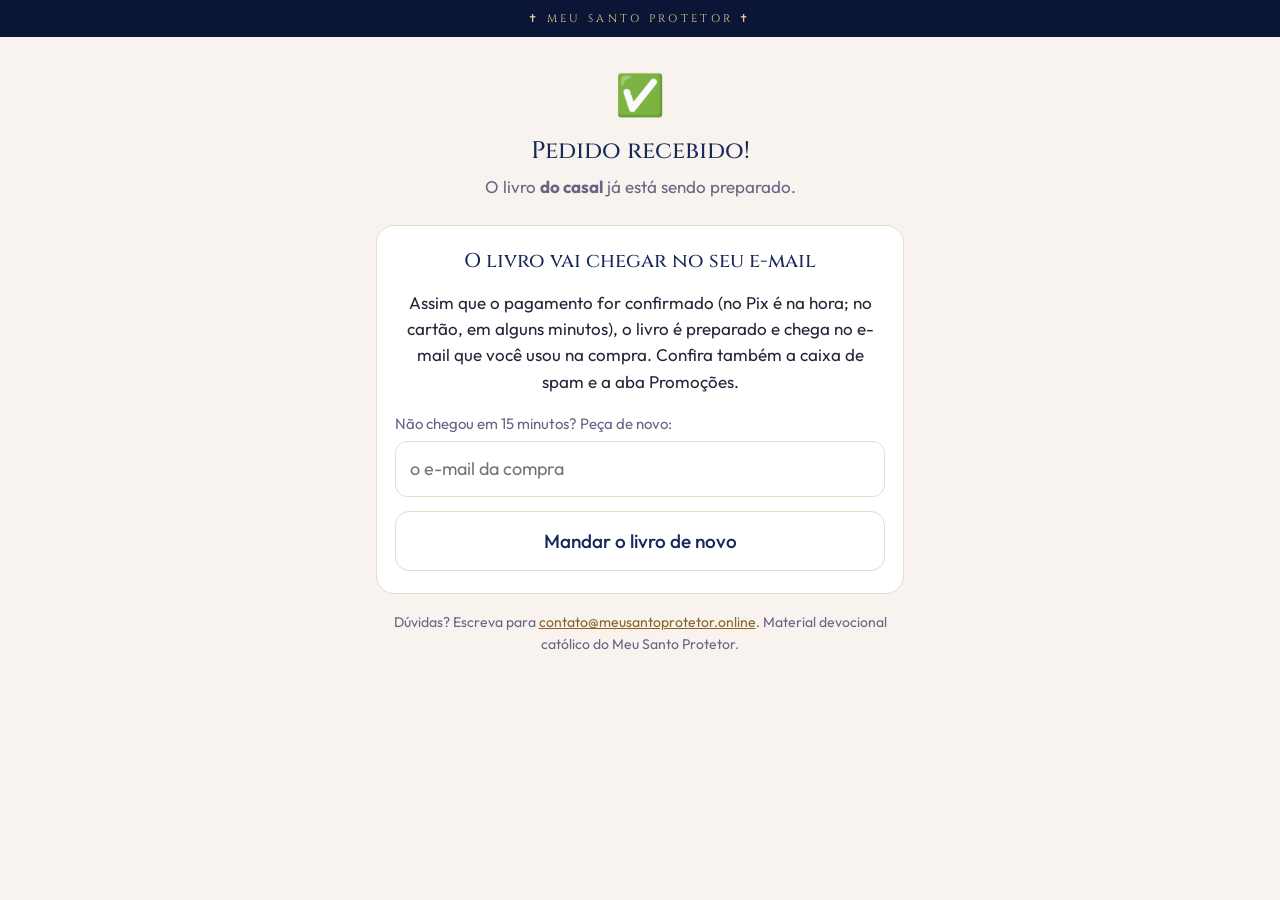
<file: site/obrigado.html>
<!doctype html>
<html lang="pt-BR">
<head>
<meta charset="utf-8">
<meta name="viewport" content="width=device-width, initial-scale=1, viewport-fit=cover">
<title>Pagamento recebido · O Santo do Nosso Casamento</title>
<meta name="robots" content="noindex">
<meta name="theme-color" content="#0B1636">
<link rel="preconnect" href="https://fonts.googleapis.com"><link rel="preconnect" href="https://fonts.gstatic.com" crossorigin>
<link href="https://fonts.googleapis.com/css2?family=Cinzel:wght@500;700&family=Cormorant+Garamond:ital,wght@0,500;0,600;1,500&family=Outfit:wght@400;500;600&display=swap" rel="stylesheet">
<link rel="stylesheet" href="estilo.css">
<script src="config.js"></script>
<script src="comum.js"></script>
</head>
<body>
<div class="topo">✝ MEU SANTO PROTETOR ✝</div>
<div class="wrap">
  <div class="ok-topo">
    <div class="sel">✅</div>
    <h1>Pedido recebido!</h1>
    <p style="margin:0;color:var(--suave)" id="sub">O livro <b id="nomes-casal">do casal</b> já está sendo preparado.</p>
  </div>

  <!-- upsell de 1 clique (só aparece com o UPSELL_ID no config.js) -->
  <div class="cartao upsell escondido" id="upsell">
    <div class="k">ANTES DE IR · SÓ NESTA PÁGINA</div>
    <h2 style="text-align:center">E o santo de cada pessoa da sua casa?</h2>
    <p>Você descobriu o santo do casamento. Em <b>Os Santos Protetores da Sua Família</b>, cada filho, neto e pessoa querida (até 8 pessoas) ganha a página
       do santo do dia em que nasceu, com a história, uma oração pelo nome e o santinho para recortar. Tem também a novena da família e a consagração do lar.</p>
    <p style="margin:0">E vem com <b>o seu devocionário de bônus</b>: o santo do dia em que você nasceu, com a sua oração e a novena.</p>
    <div class="preco-up"><span>O preço normal é <s>R$ <span id="up-cheio"></span></s></span><b>R$ <span id="up-preco"></span></b>
      <span style="font-size:14px;color:var(--suave)">nesta página, uma vez só</span></div>
    <div id="up-botoes"></div>
    <p style="font-size:13.5px;color:var(--suave);text-align:center;margin:10px 0 0" id="up-nota">Com um clique: o pagamento usa o mesmo cartão da compra anterior.</p>
    <div style="text-align:center"><button class="link" id="up-nao">Não, obrigado. Quero ver o meu livro</button></div>
  </div>

  <!-- andamento do livro -->
  <div class="cartao status escondido" id="status">
    <div id="st-gerando">
      <div class="spin"></div>
      <h2>Estamos preparando o seu livro</h2>
      <p id="st-msg">Leva de 1 a 3 minutos. Pode deixar esta página aberta: quando ficar pronto, o botão para baixar aparece aqui. Ele também chega no seu e-mail.</p>
    </div>
    <div id="st-pronto" class="escondido">
      <div style="font-size:38px">🙏</div>
      <h2>O livro está pronto!</h2>
      <p>Também mandamos para o seu e-mail. Salve no celular para rezar todos os dias, ou imprima em A4.</p>
      <div class="downloads" id="downloads"></div>
    </div>
    <div id="st-email" class="escondido">
      <h2>O livro vai chegar no seu e-mail</h2>
      <p>Assim que o pagamento for confirmado (no Pix é na hora; no cartão, em alguns minutos), o livro é preparado e chega no e-mail que você usou na compra.
         Confira também a caixa de spam e a aba Promoções.</p>
      <div class="campo" style="text-align:left"><label for="em">Não chegou em 15 minutos? Peça de novo:</label>
        <input type="email" id="em" placeholder="o e-mail da compra" autocomplete="email"></div>
      <button class="btn claro" id="reenviar">Mandar o livro de novo</button>
      <p id="reenviado" class="escondido" style="margin-top:12px">Pronto! Se houver uma compra com esse e-mail, o livro chega em instantes.</p>
    </div>
  </div>

  <p class="transparencia">Dúvidas? Escreva para <a id="contato" href="#"></a>. Material devocional católico do Meu Santo Protetor.</p>
</div>

<script>
(function () {
  var C = CAS.C, $ = function (id) { return document.getElementById(id); };
  CAS.pixel();
  $("contato").href = "mailto:" + C.CONTATO; $("contato").textContent = C.CONTATO;
  var q = new URLSearchParams(location.search);
  var ref = q.get("ref") || CAS.ls("cas_ref") || "";
  var nomes = CAS.ls("cas_nomes"); if (nomes) $("nomes-casal").textContent = "de " + nomes;

  function mostraStatus() {
    $("upsell").classList.add("escondido"); $("status").classList.remove("escondido");
    if (!/^ca-[0-9a-f]{12}$/.test(ref)) { $("st-gerando").classList.add("escondido"); $("st-email").classList.remove("escondido"); return; }
    var n = 0;
    (function pergunta() {
      CAS.api("/api/casamento/status?ref=" + ref, {}, 10000).then(function (j) {
        if (j.pronto && j.arquivos) {
          $("st-gerando").classList.add("escondido"); $("st-pronto").classList.remove("escondido");
          $("downloads").innerHTML = j.arquivos.map(function (a, i) {
            return '<a class="btn ' + (i ? "claro" : "azul") + '" href="' + CAS.esc(a.url) + '" target="_blank" rel="noopener">Baixar: ' + CAS.esc(a.titulo) + '</a>'; }).join("");
          return;
        }
        if (!j.pago && n > 6) $("st-msg").textContent = "Estamos esperando a confirmação do pagamento. No Pix é na hora; no cartão pode levar alguns minutos. Assim que confirmar, o livro aparece aqui e chega no seu e-mail.";
        if (++n < 75) setTimeout(pergunta, 4000);
        else { $("st-gerando").classList.add("escondido"); $("st-email").classList.remove("escondido"); }
      }).catch(function () { if (++n < 75) setTimeout(pergunta, 6000); });
    })();
  }

  $("reenviar").onclick = function () {
    var e = $("em").value.trim(); if (e.indexOf("@") < 1) { $("em").focus(); return; }
    CAS.api("/api/casamento/reenviar", { body: { email: e } }).finally(function () { $("reenviado").classList.remove("escondido"); });
  };

  // upsell de 1 clique da Kiwify (Os Santos Protetores da Sua Família)
  if (C.UPSELL_ID && /^ca-[0-9a-f]{12}$/.test(ref)) {
    $("up-preco").textContent = C.PRECO_UPSELL; $("up-cheio").textContent = C.PRECO_CHEIO_UPSELL;
    var h = '<button class="btn azul" id="kiwify-upsell-trigger-' + CAS.esc(C.UPSELL_ID) + '">Sim, quero o santo de cada pessoa da casa</button>';
    if (C.CHECKOUT_UPSELL) h += '<a class="btn claro" style="margin-top:10px" href="' + CAS.esc(C.CHECKOUT_UPSELL) + '" target="_blank" rel="noopener">Paguei no Pix: quero pagar esta oferta no Pix</a>';
    $("up-botoes").innerHTML = h;
    var s = document.createElement("script"); s.src = C.UPSELL_SCRIPT; s.async = true; document.body.appendChild(s);
    $("upsell").classList.remove("escondido"); CAS.track("Upsell");
    document.getElementById("kiwify-upsell-trigger-" + C.UPSELL_ID).addEventListener("click", function () {
      CAS.track("UpsellSim"); this.textContent = "Processando…";
      setTimeout(mostraStatus, 7000);  // depois do 1 clique, mostra o andamento do livro
    });
    $("up-nao").onclick = function () { CAS.track("UpsellNao"); mostraStatus(); window.scrollTo(0, 0); };
  } else {
    mostraStatus();
  }
})();
</script>
</body>
</html>
</file>
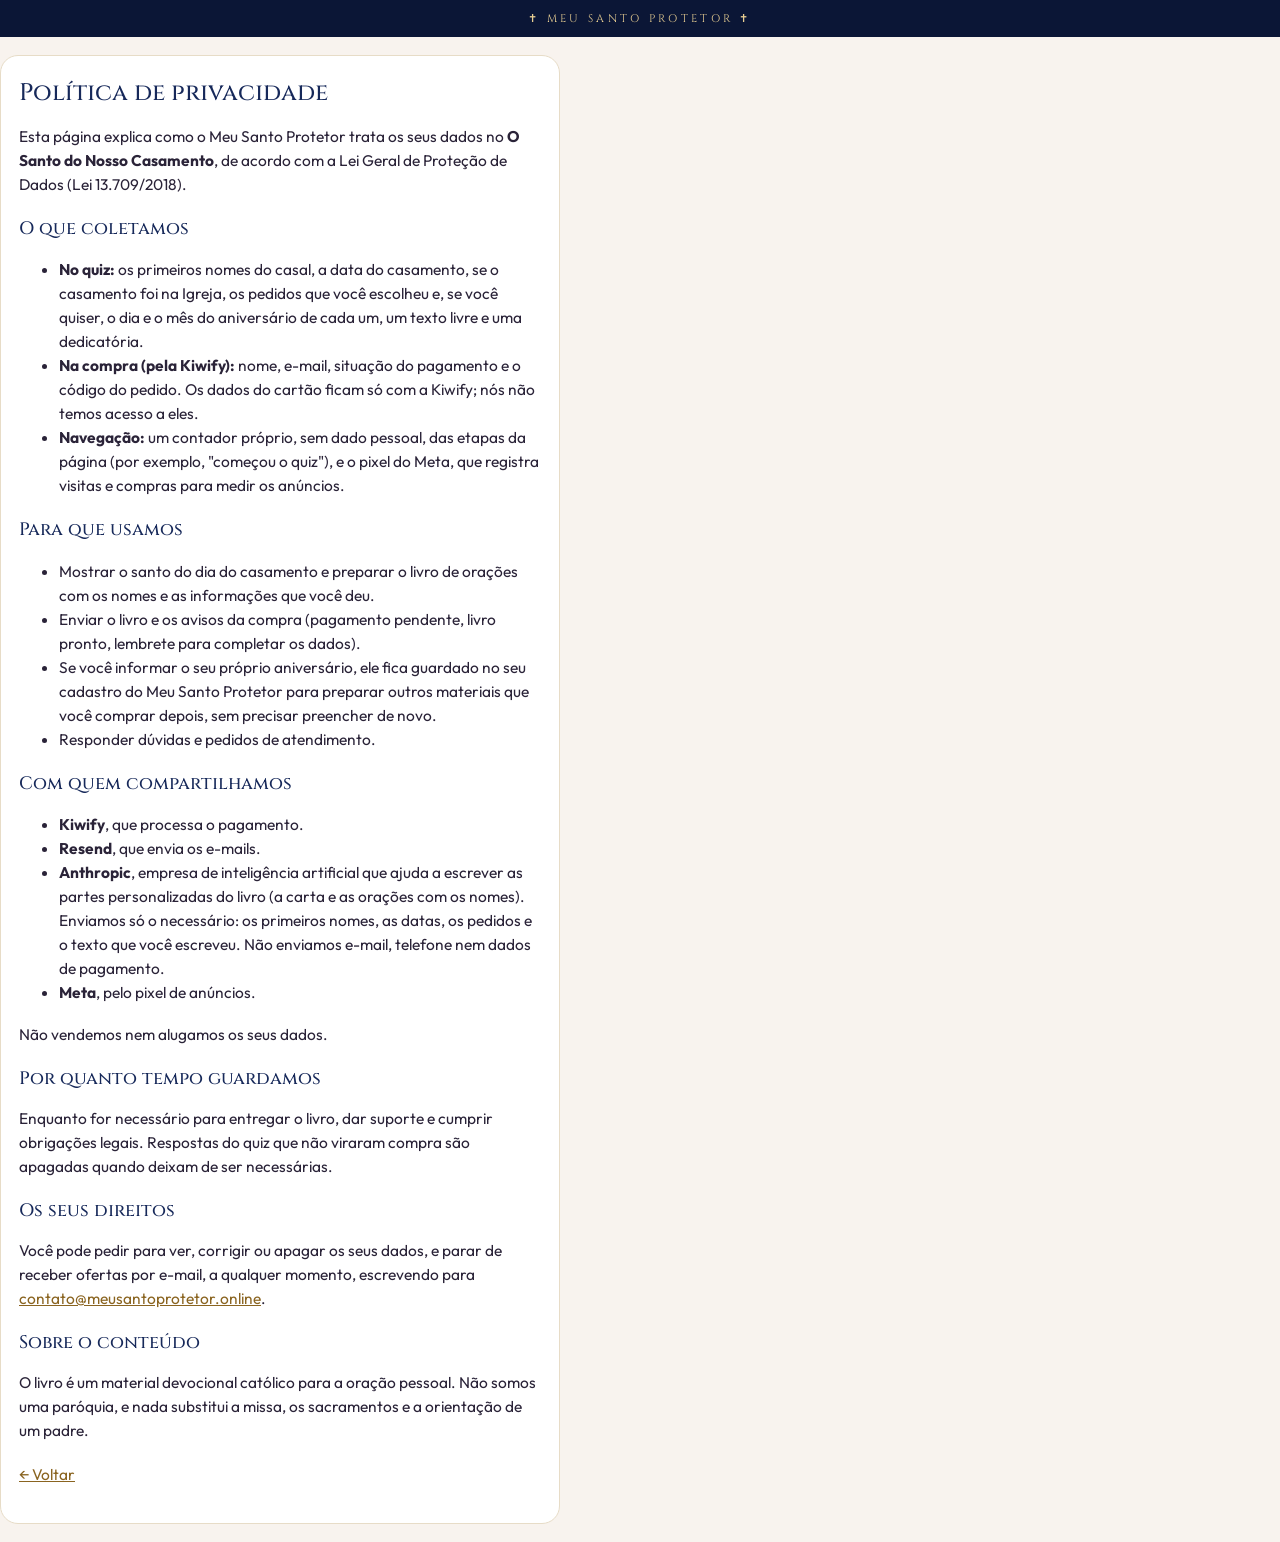
<file: site/privacidade.html>
<!doctype html>
<html lang="pt-BR">
<head>
<meta charset="utf-8">
<meta name="viewport" content="width=device-width, initial-scale=1">
<title>Privacidade · O Santo do Nosso Casamento</title>
<meta name="theme-color" content="#0B1636">
<link href="https://fonts.googleapis.com/css2?family=Cinzel:wght@500&family=Outfit:wght@400;600&display=swap" rel="stylesheet">
<link rel="stylesheet" href="estilo.css">
<script src="config.js"></script>
</head>
<body>
<div class="topo">✝ MEU SANTO PROTETOR ✝</div>
<div class="wrap cartao texto-legal">
  <h1>Política de privacidade</h1>
  <p>Esta página explica como o Meu Santo Protetor trata os seus dados no <b>O Santo do Nosso Casamento</b>, de acordo com a Lei Geral de Proteção de Dados (Lei 13.709/2018).</p>

  <h2>O que coletamos</h2>
  <ul>
    <li><b>No quiz:</b> os primeiros nomes do casal, a data do casamento, se o casamento foi na Igreja, os pedidos que você escolheu e, se você quiser, o dia e o mês do aniversário de cada um, um texto livre e uma dedicatória.</li>
    <li><b>Na compra (pela Kiwify):</b> nome, e-mail, situação do pagamento e o código do pedido. Os dados do cartão ficam só com a Kiwify; nós não temos acesso a eles.</li>
    <li><b>Navegação:</b> um contador próprio, sem dado pessoal, das etapas da página (por exemplo, "começou o quiz"), e o pixel do Meta, que registra visitas e compras para medir os anúncios.</li>
  </ul>

  <h2>Para que usamos</h2>
  <ul>
    <li>Mostrar o santo do dia do casamento e preparar o livro de orações com os nomes e as informações que você deu.</li>
    <li>Enviar o livro e os avisos da compra (pagamento pendente, livro pronto, lembrete para completar os dados).</li>
    <li>Se você informar o seu próprio aniversário, ele fica guardado no seu cadastro do Meu Santo Protetor para preparar outros materiais que você comprar depois, sem precisar preencher de novo.</li>
    <li>Responder dúvidas e pedidos de atendimento.</li>
  </ul>

  <h2>Com quem compartilhamos</h2>
  <ul>
    <li><b>Kiwify</b>, que processa o pagamento.</li>
    <li><b>Resend</b>, que envia os e-mails.</li>
    <li><b>Anthropic</b>, empresa de inteligência artificial que ajuda a escrever as partes personalizadas do livro (a carta e as orações com os nomes). Enviamos só o necessário: os primeiros nomes, as datas, os pedidos e o texto que você escreveu. Não enviamos e-mail, telefone nem dados de pagamento.</li>
    <li><b>Meta</b>, pelo pixel de anúncios.</li>
  </ul>
  <p>Não vendemos nem alugamos os seus dados.</p>

  <h2>Por quanto tempo guardamos</h2>
  <p>Enquanto for necessário para entregar o livro, dar suporte e cumprir obrigações legais. Respostas do quiz que não viraram compra são apagadas quando deixam de ser necessárias.</p>

  <h2>Os seus direitos</h2>
  <p>Você pode pedir para ver, corrigir ou apagar os seus dados, e parar de receber ofertas por e-mail, a qualquer momento, escrevendo para <a id="contato" href="#"></a>.</p>

  <h2>Sobre o conteúdo</h2>
  <p>O livro é um material devocional católico para a oração pessoal. Não somos uma paróquia, e nada substitui a missa, os sacramentos e a orientação de um padre.</p>
  <p style="margin-top:20px"><a href="index.html">← Voltar</a></p>
</div>
<script>var c = document.getElementById("contato"); c.href = "mailto:" + CFG.CONTATO; c.textContent = CFG.CONTATO;</script>
</body>
</html>
</file>
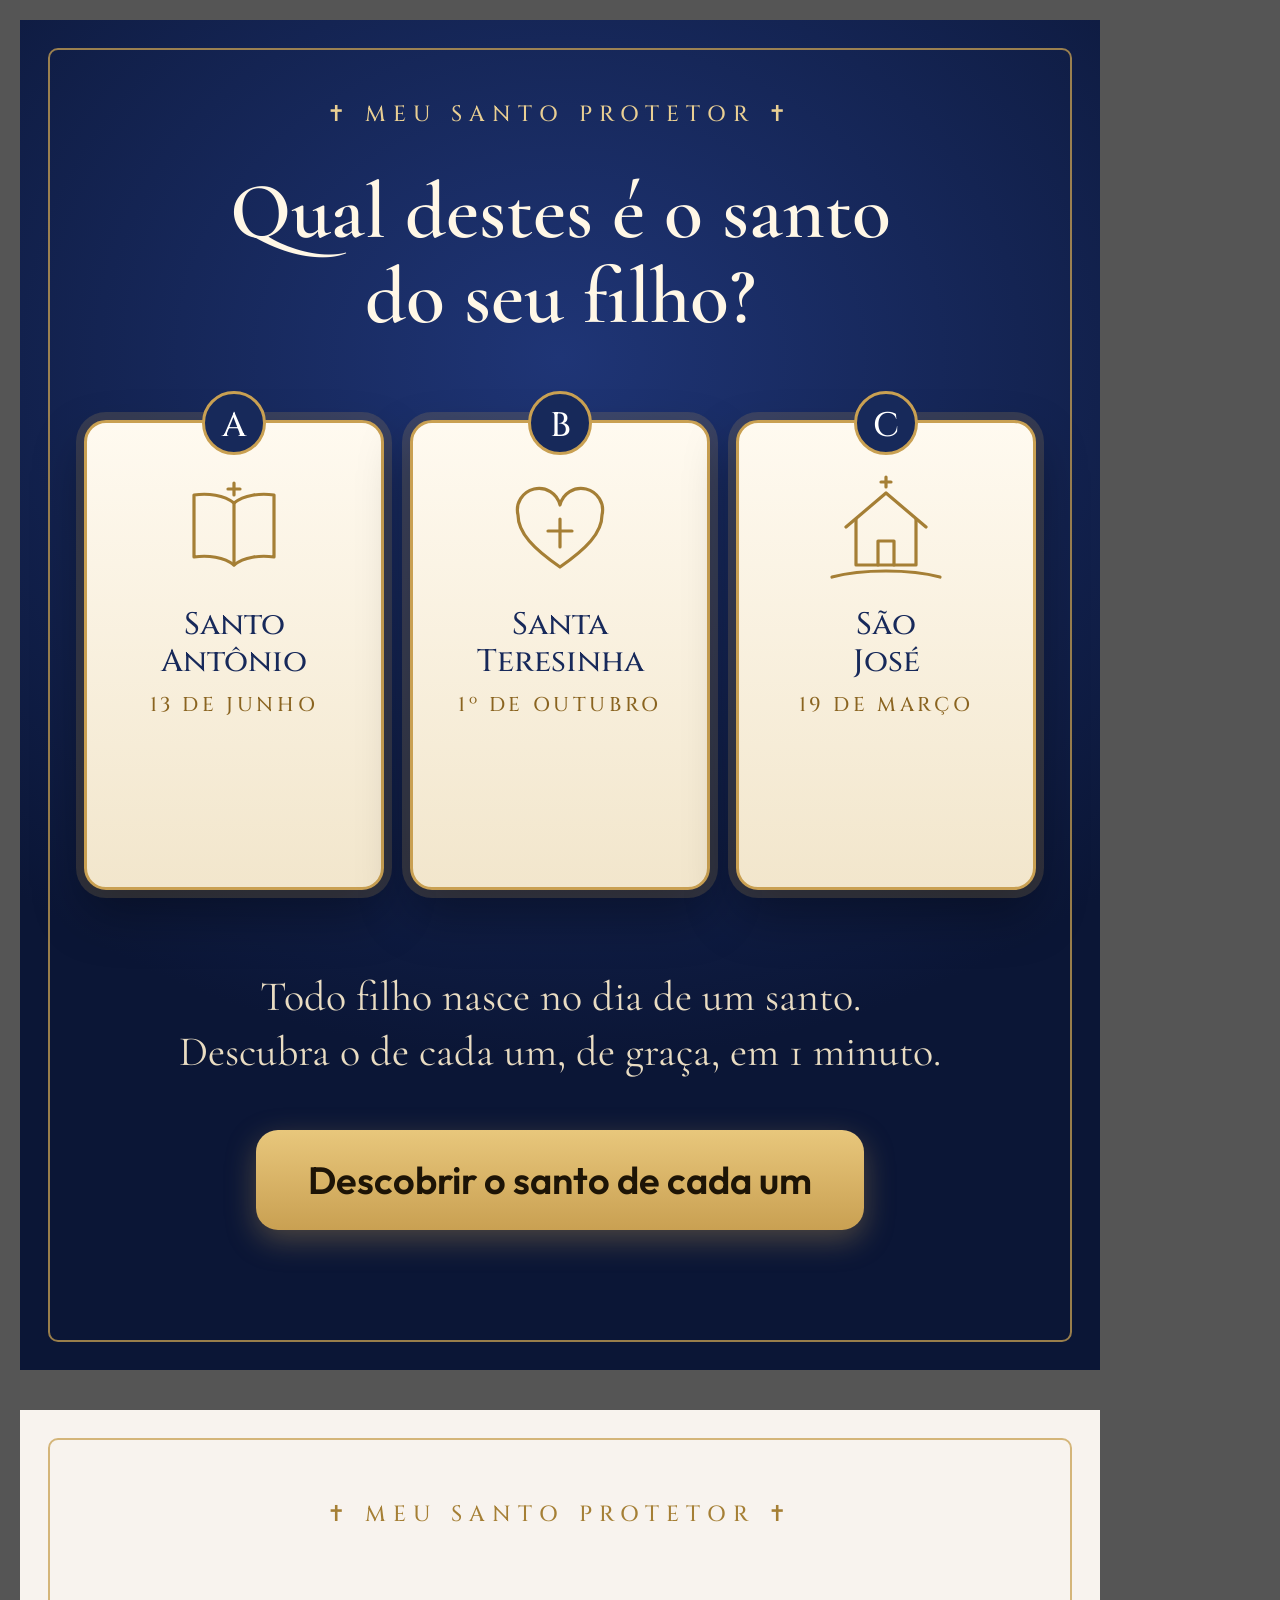
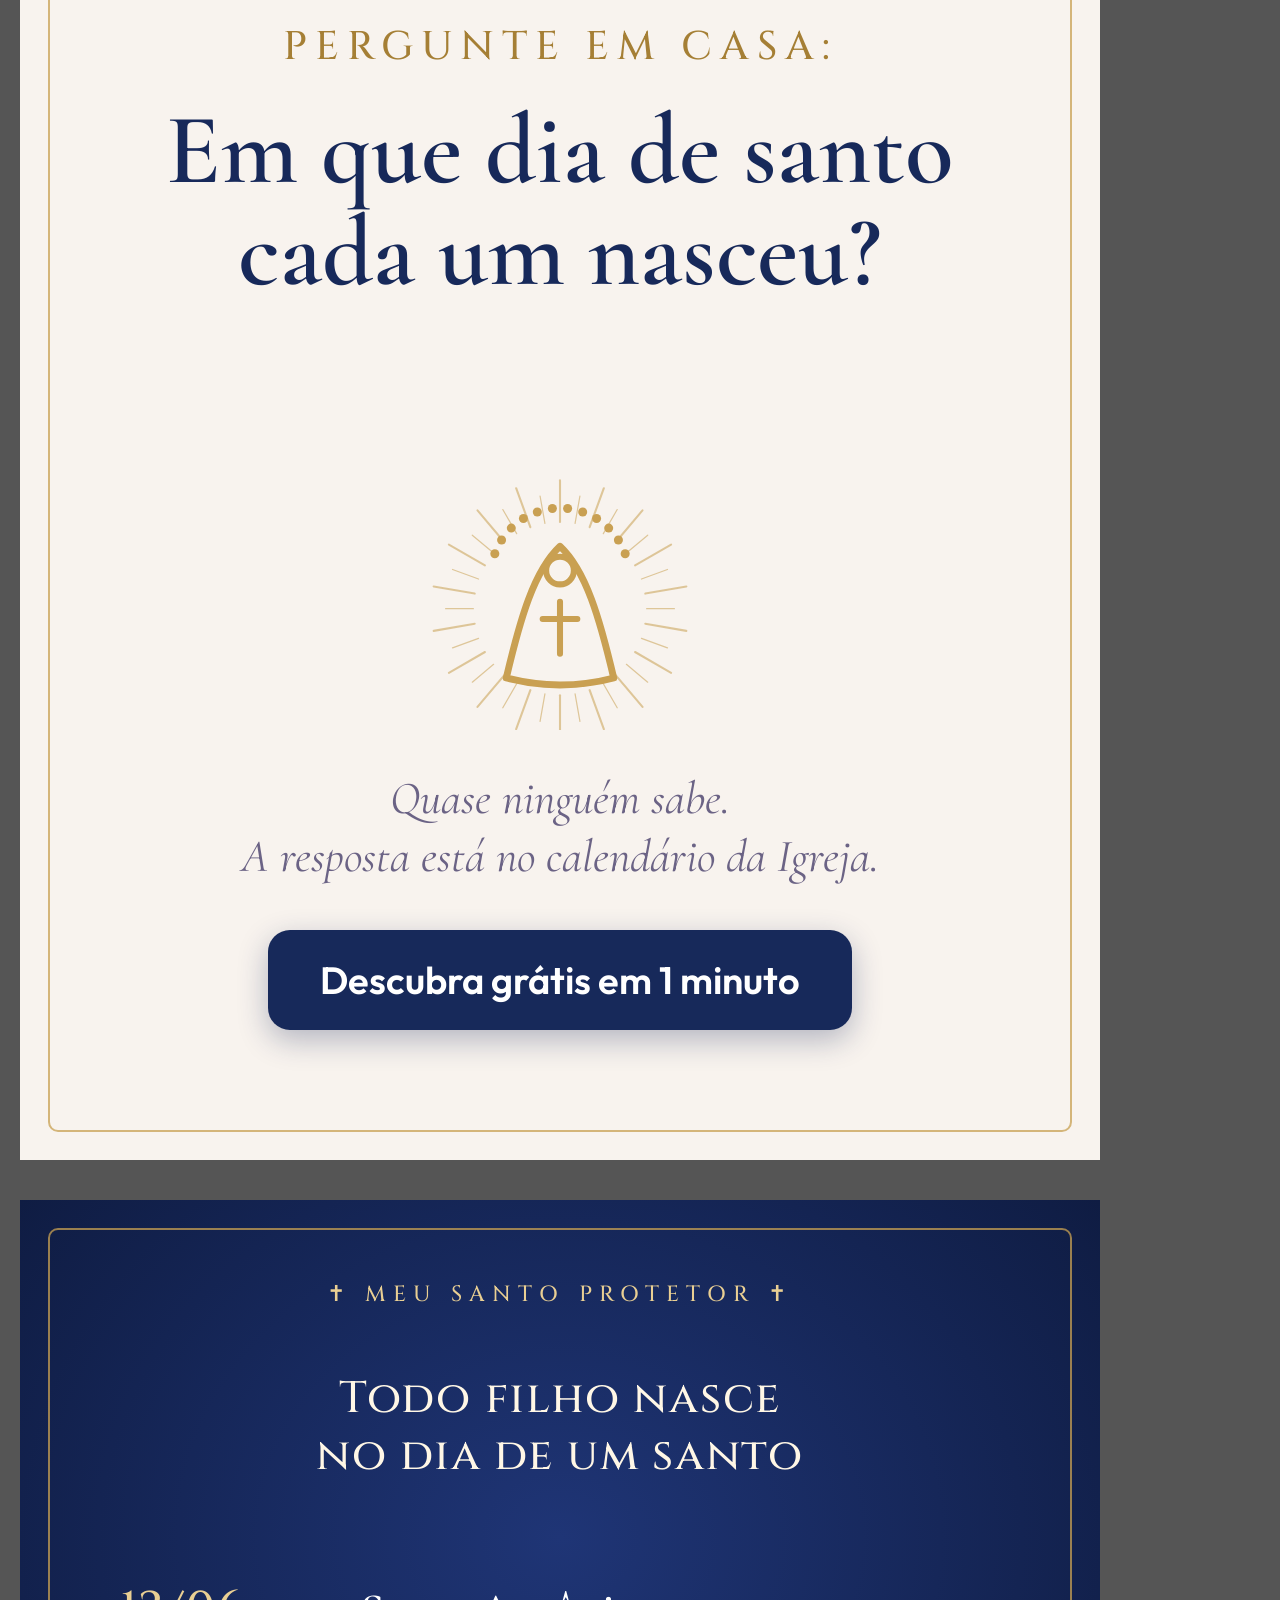
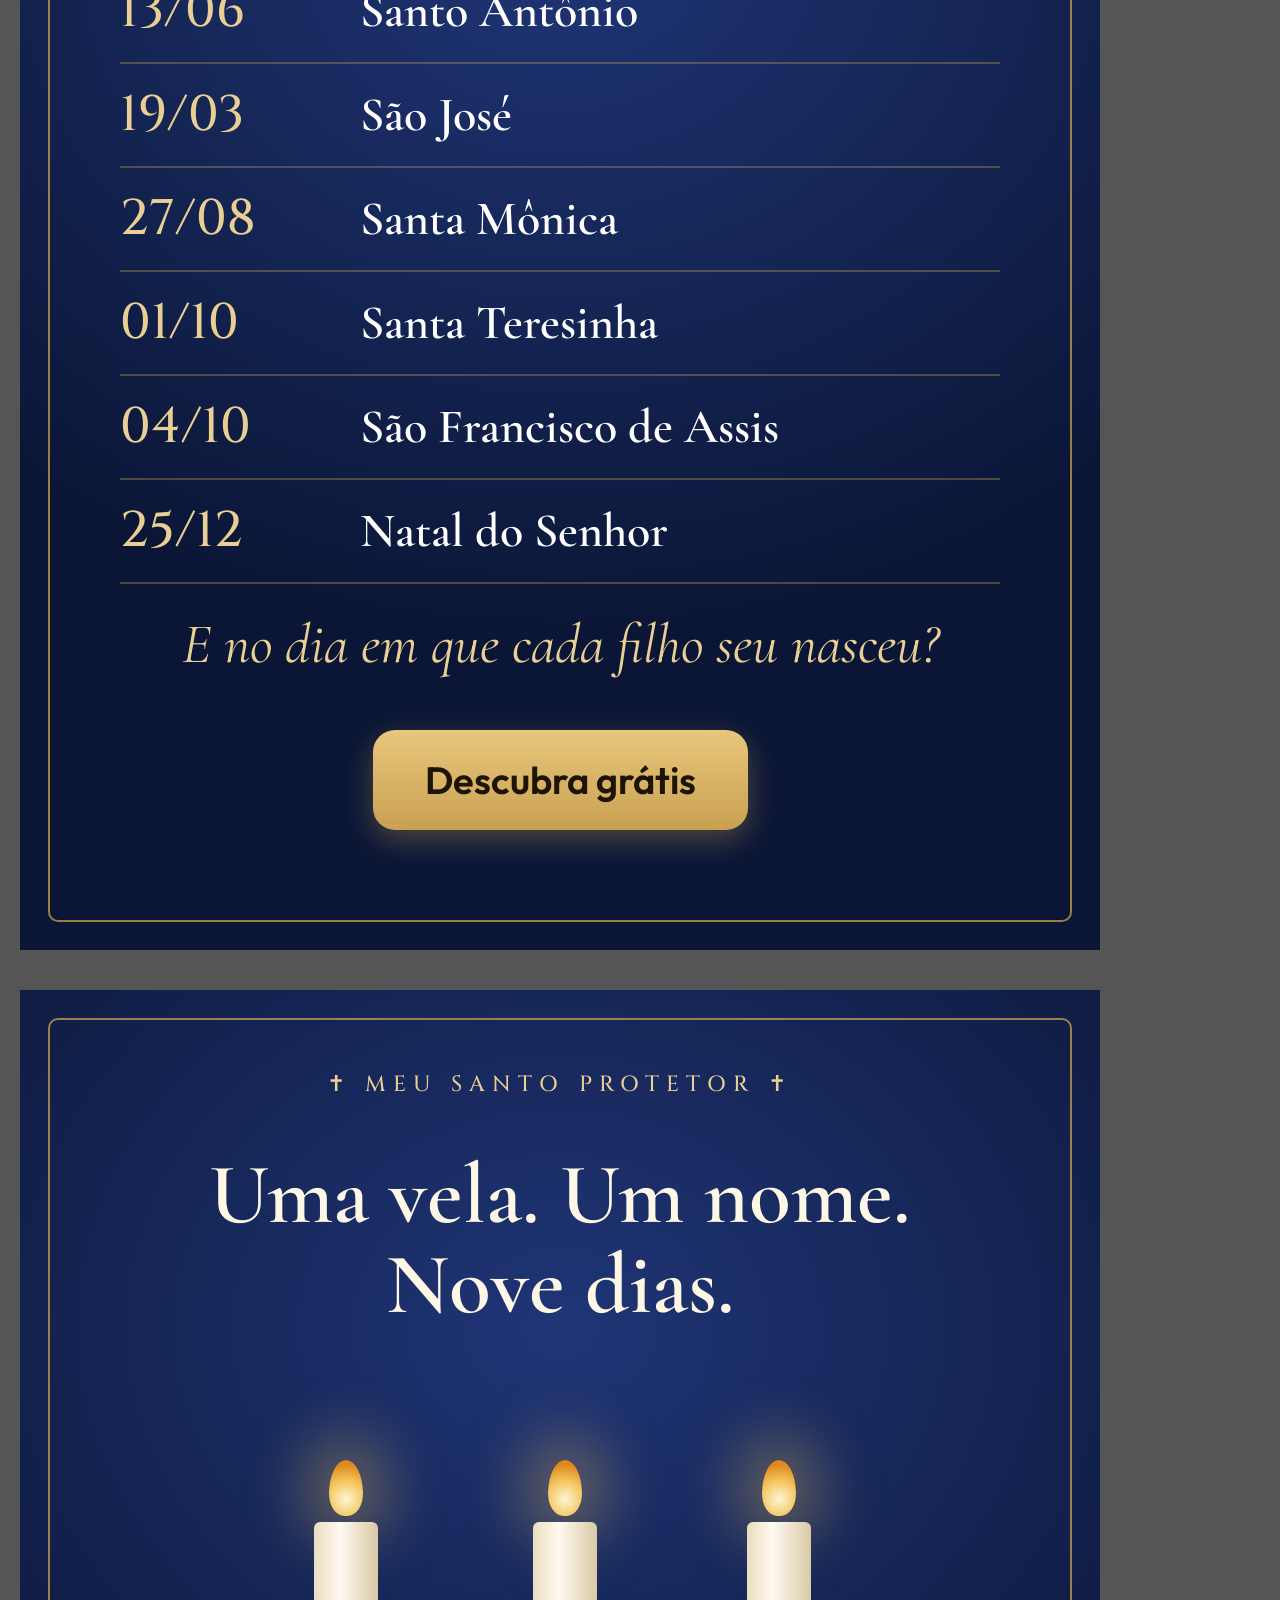
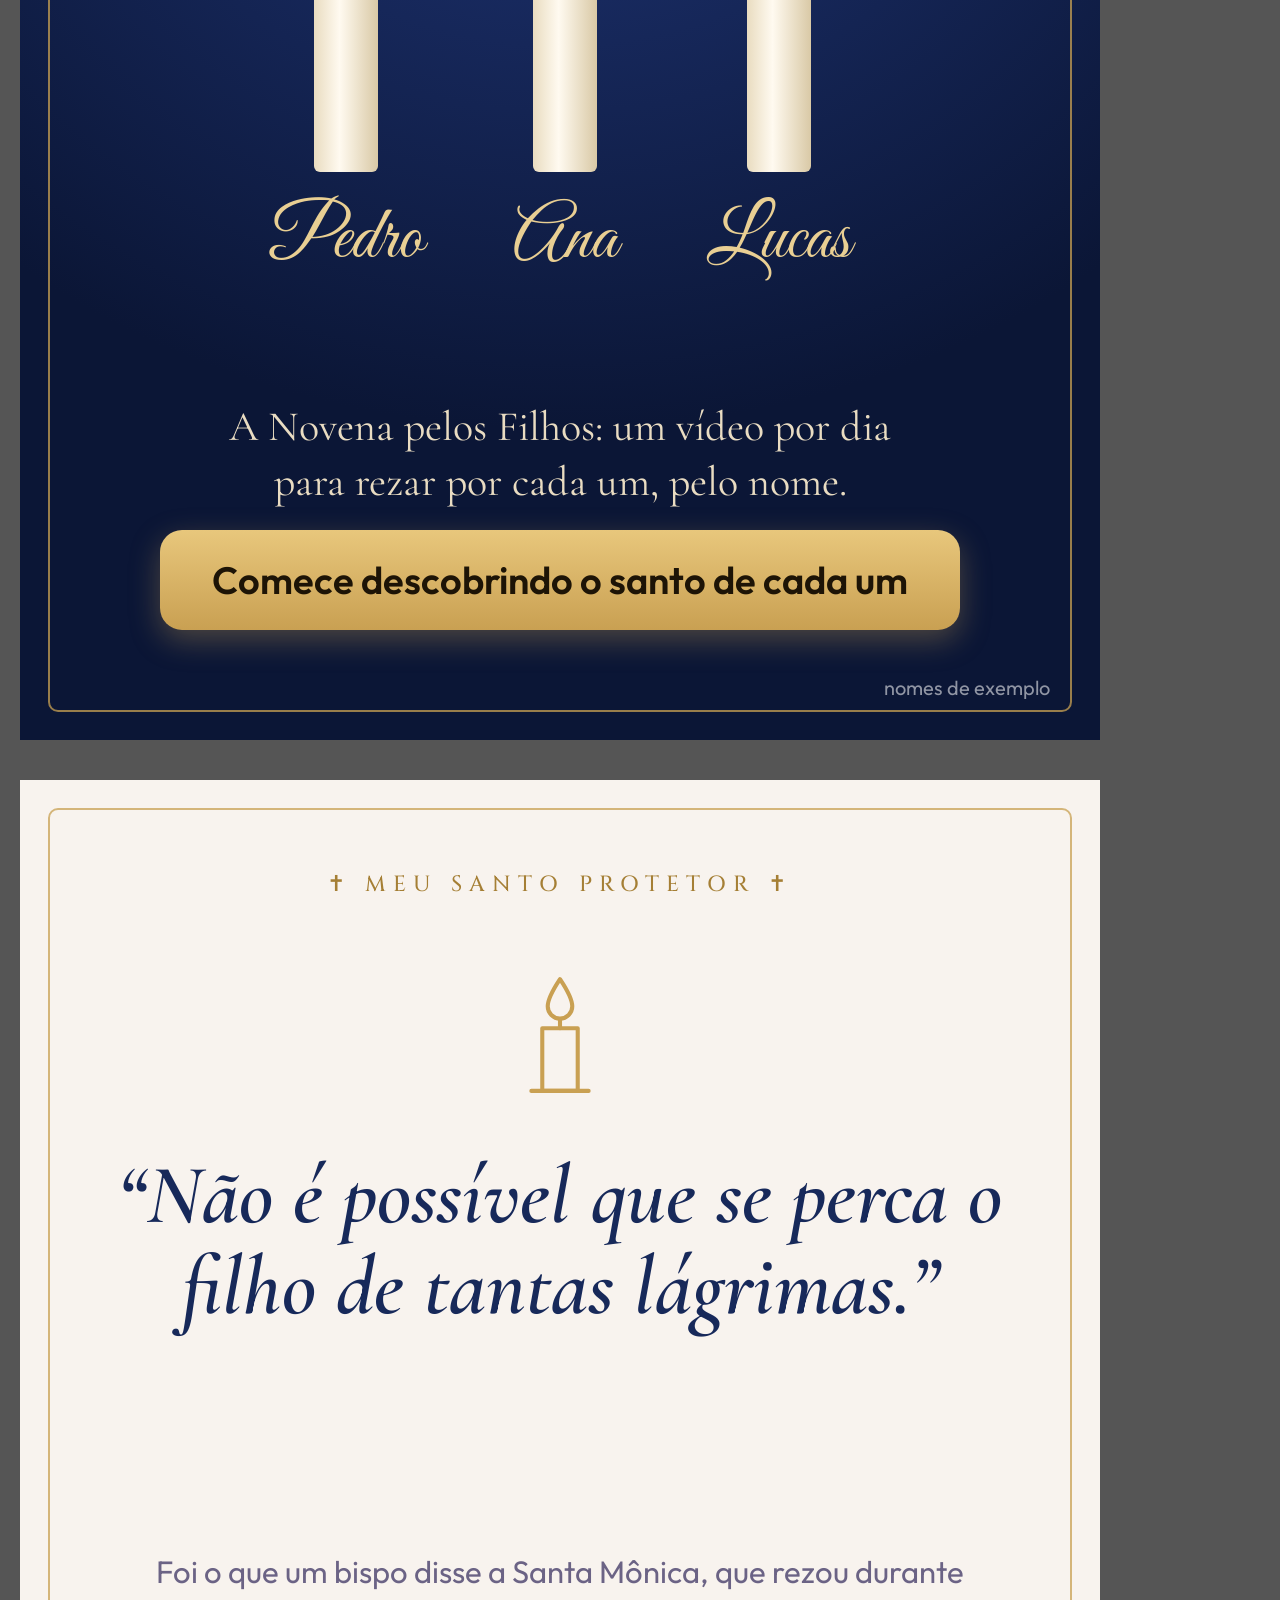
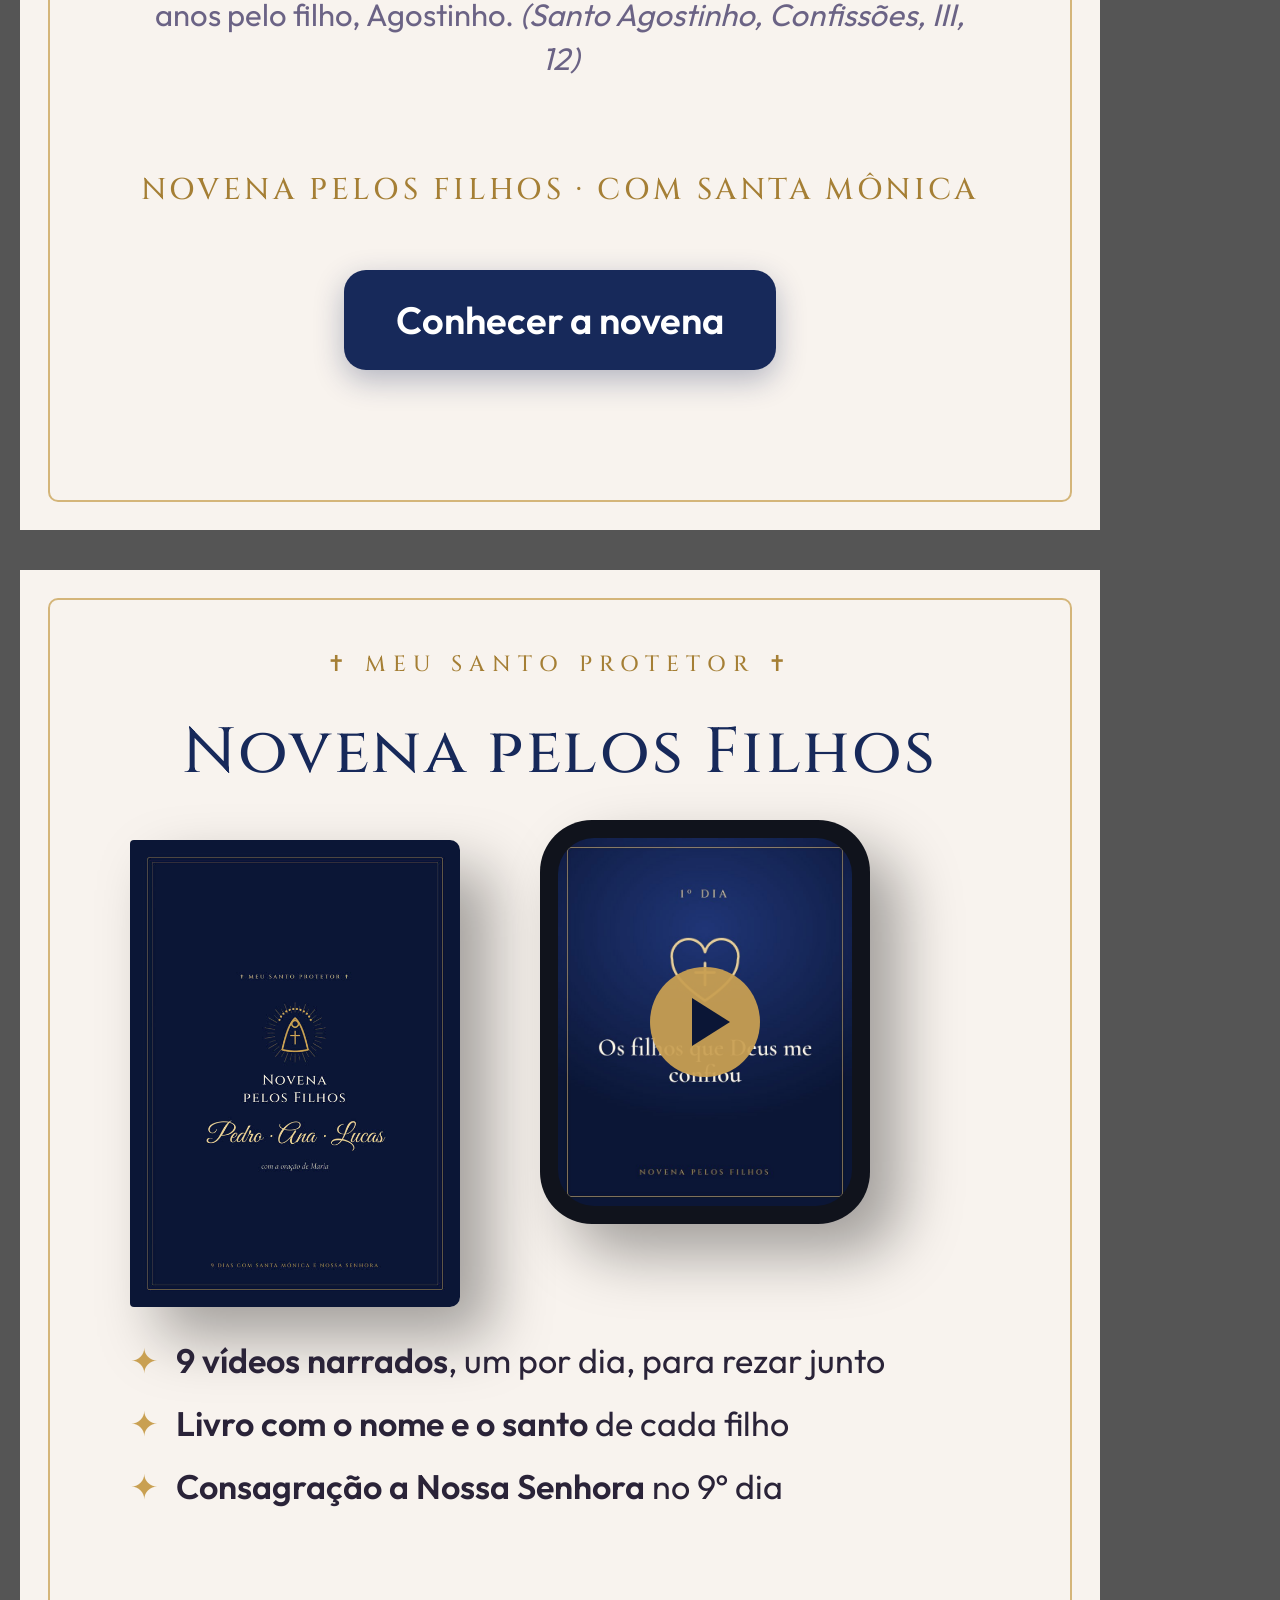
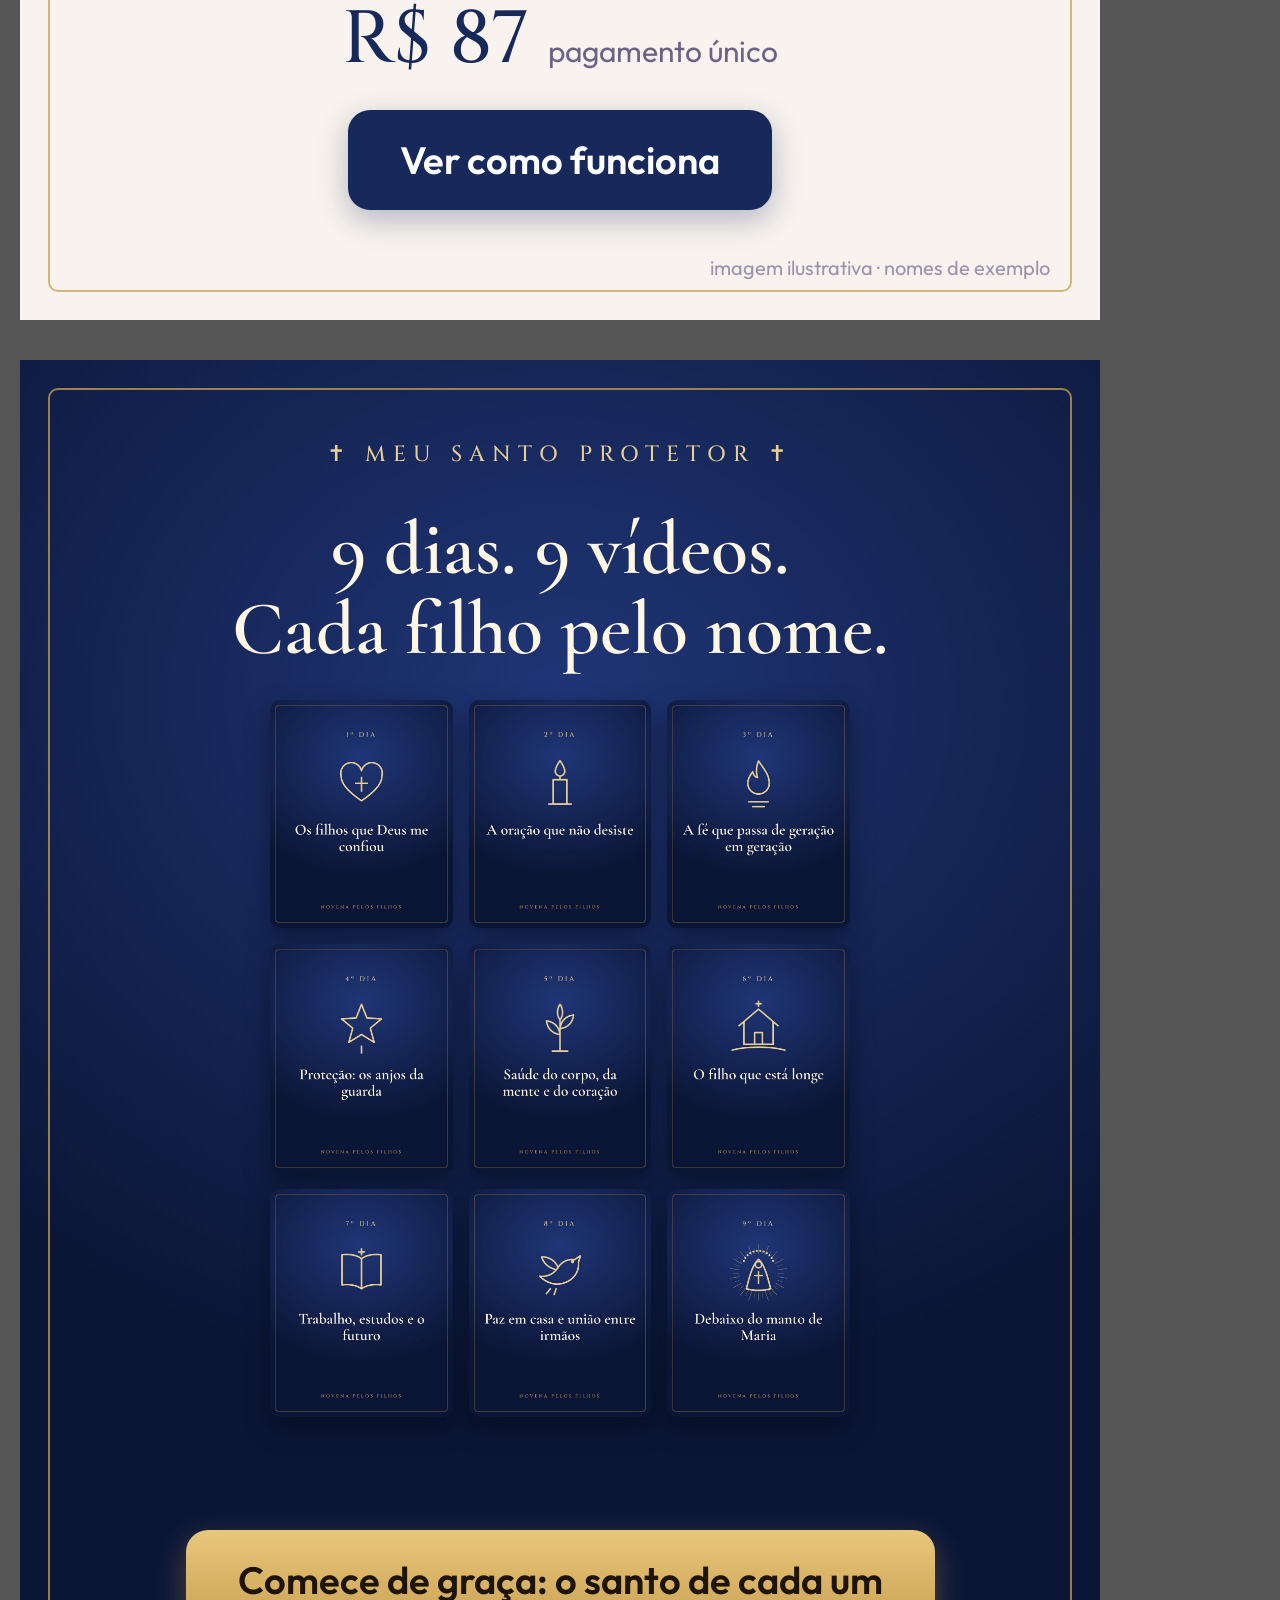
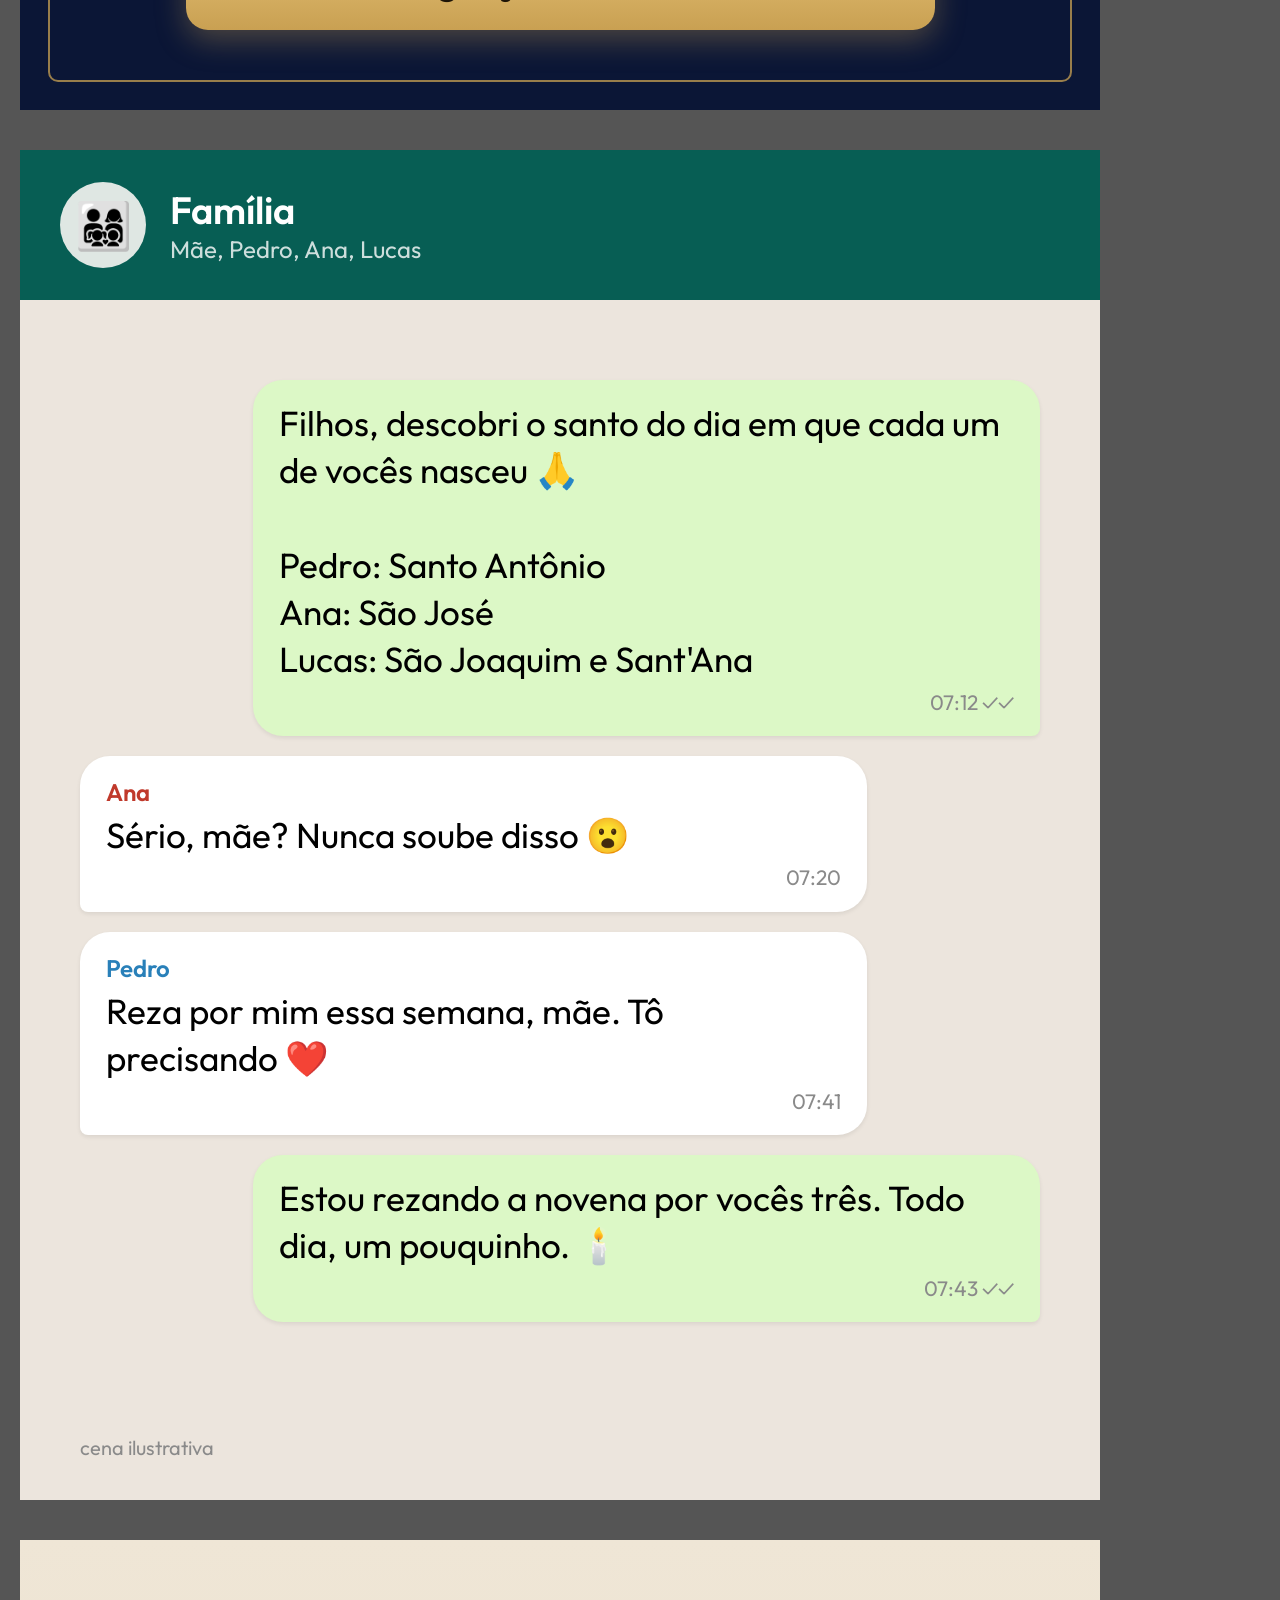
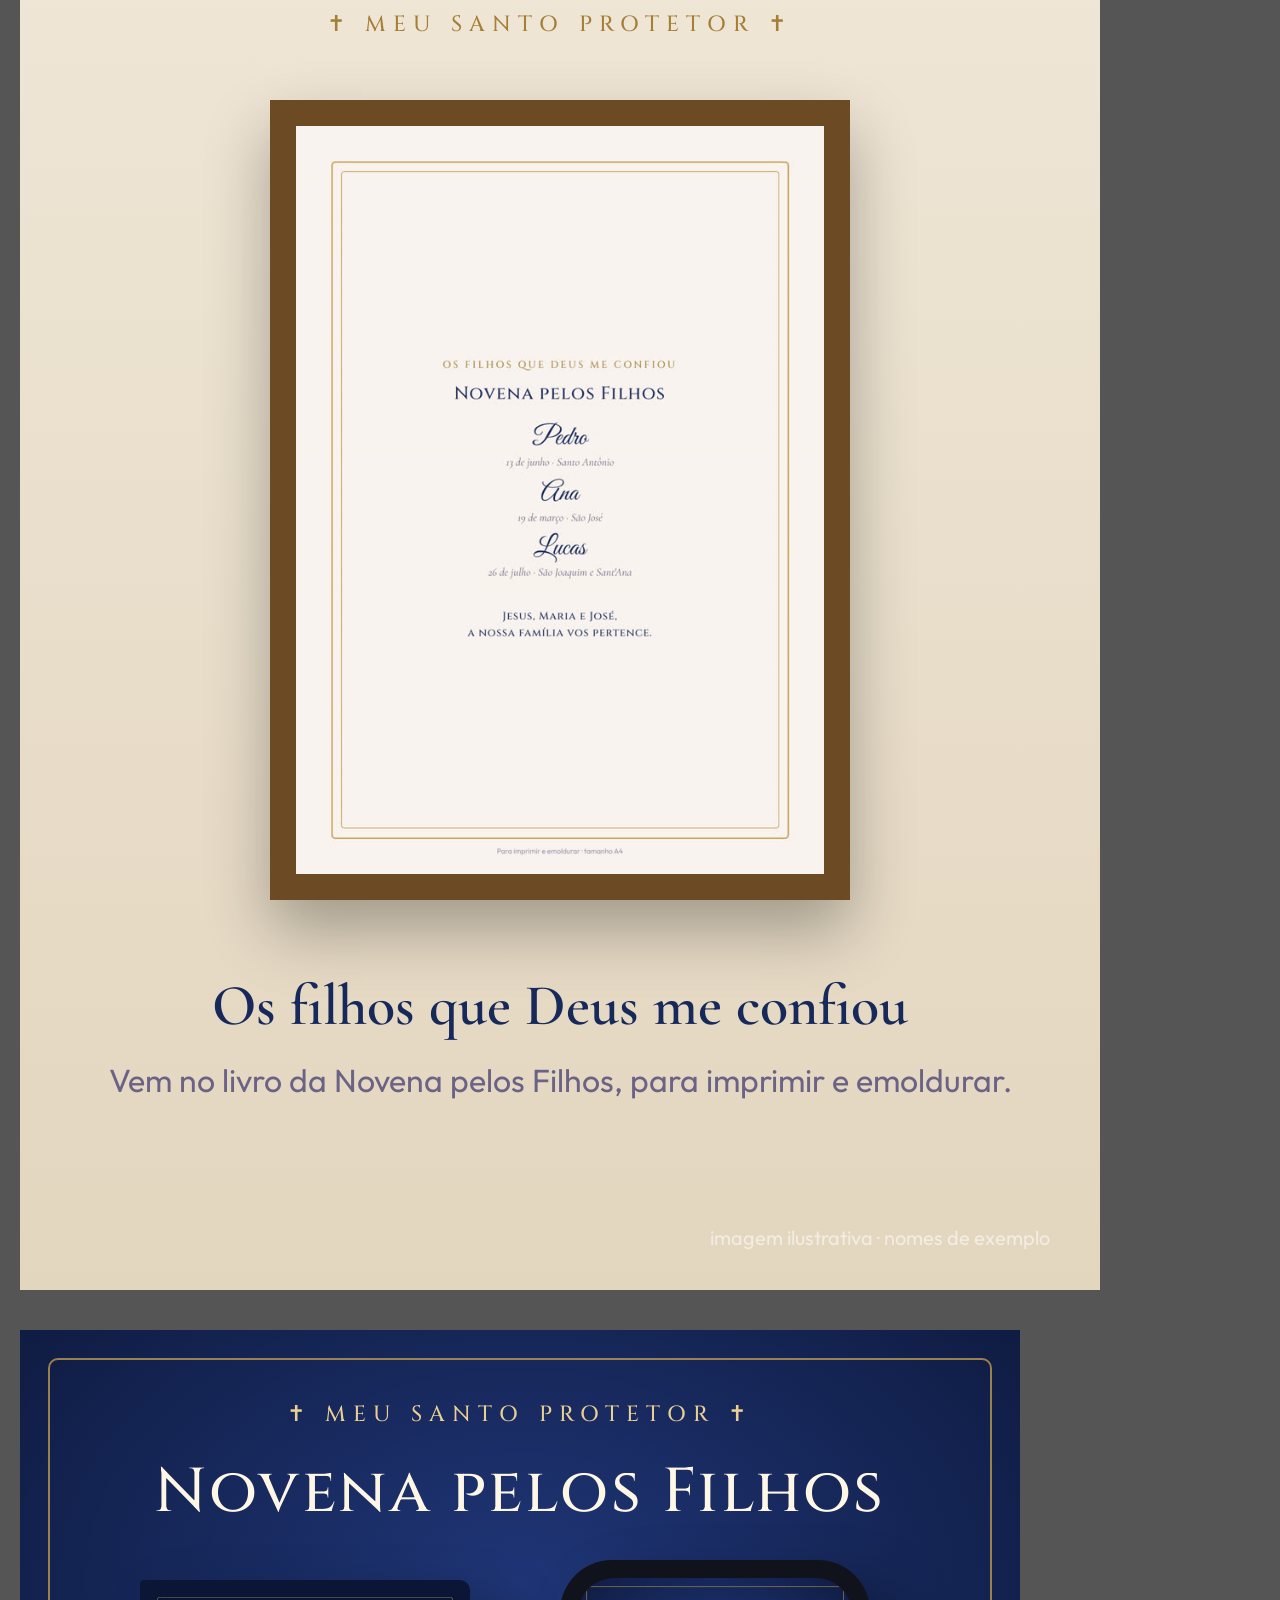
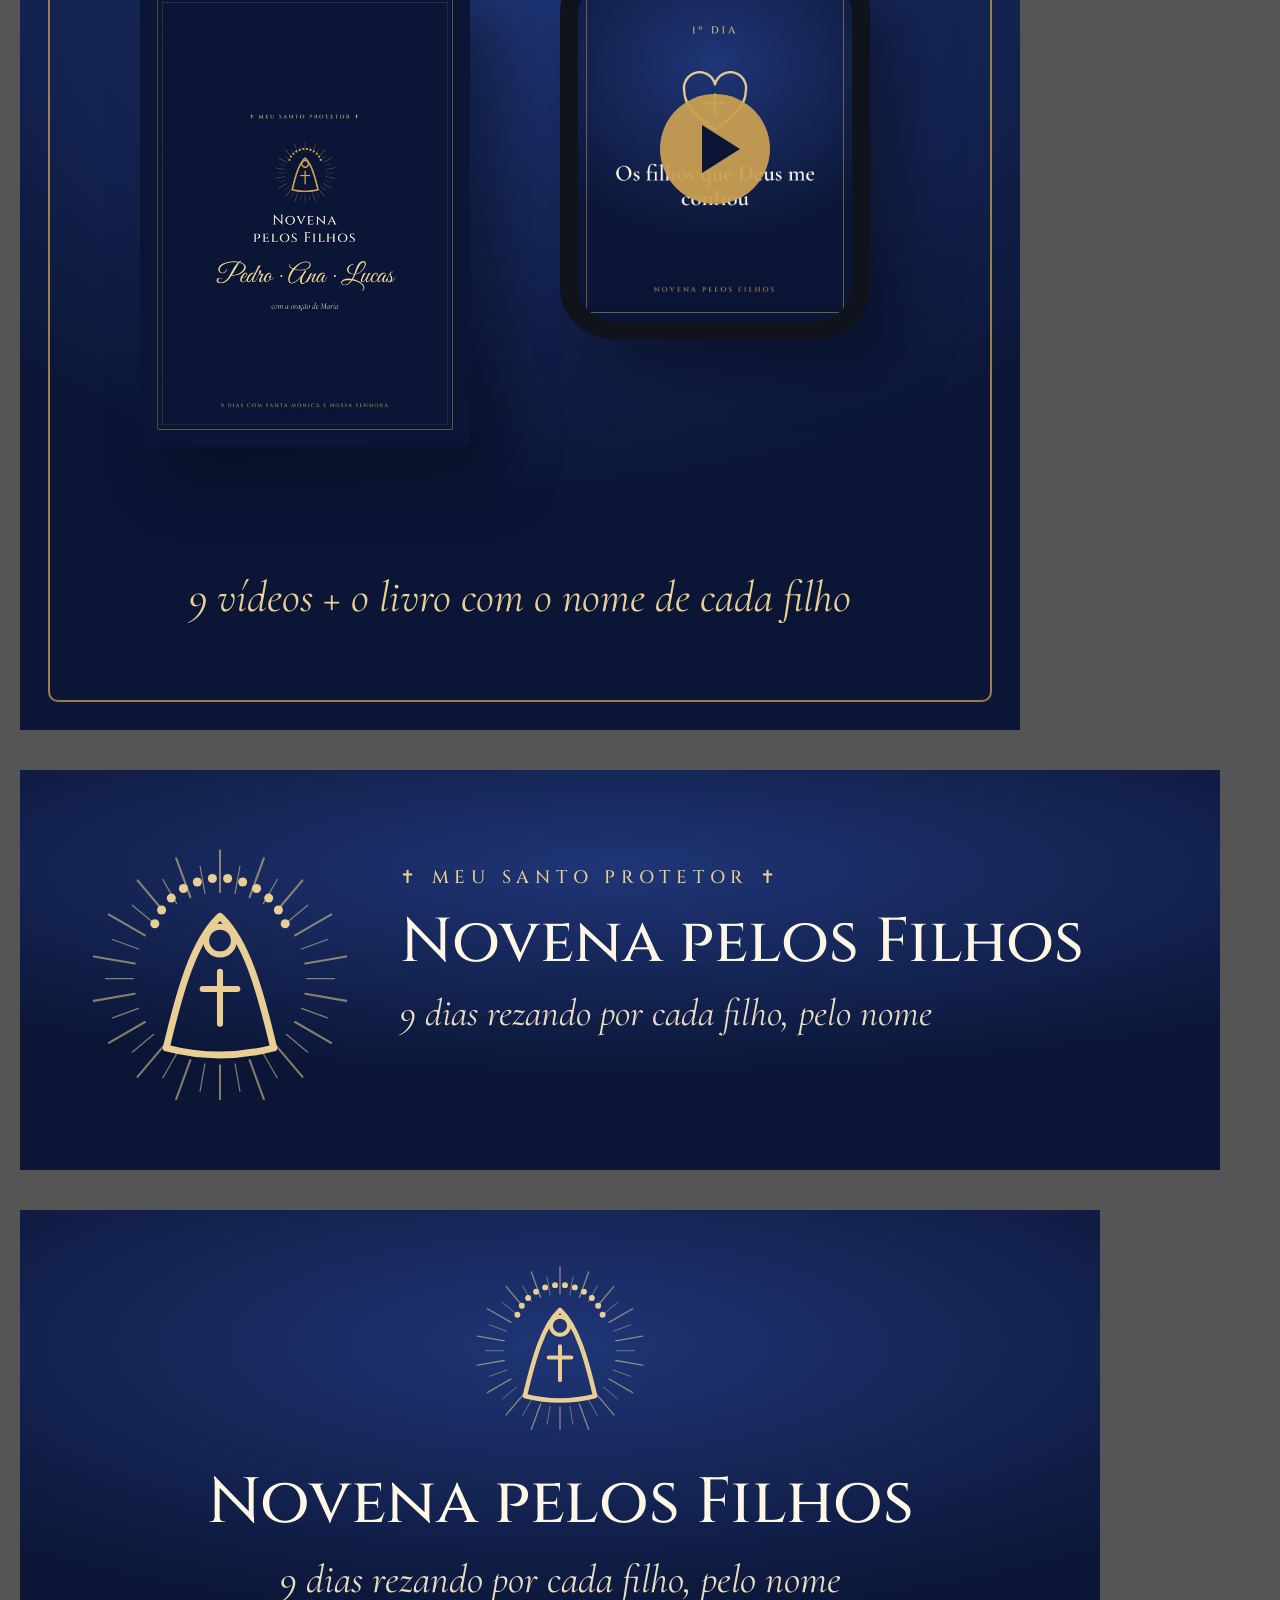
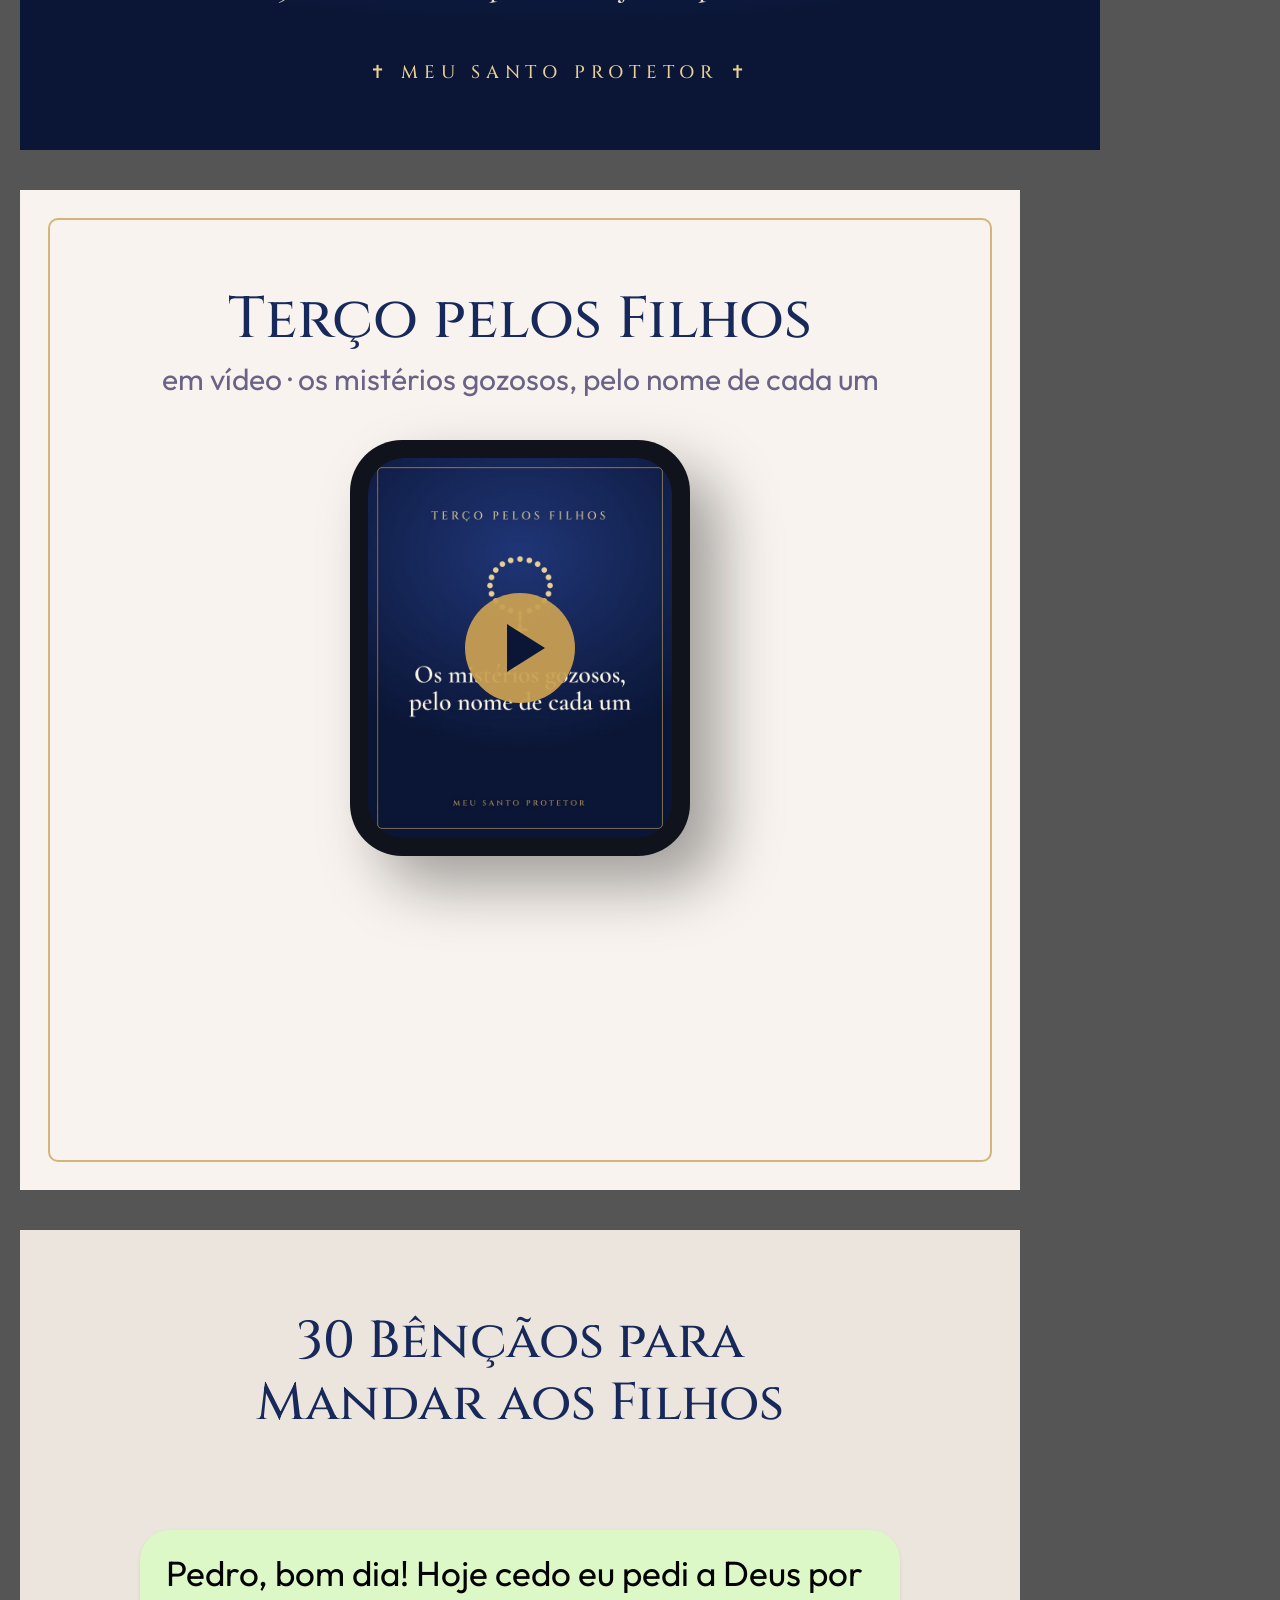
<file: filhos/criativos/estaticos.html>
<!doctype html>
<html lang="pt-BR"><head><meta charset="utf-8"><title>Criativos e imagens da Kiwify · Novena pelos Filhos</title>
<link rel="stylesheet" href="base.css"><script src="svg.js"></script>
<style>
body { padding: 20px; }
.cartas { position: absolute; left: 50px; right: 50px; top: 400px; display: flex; gap: 26px; justify-content: center; }
.cartas .santinho { width: 300px; height: 470px; padding: 26px 18px; }
.cartas .letra { font-family: 'Cinzel'; font-size: 34px; color: #fff; background: var(--azul); width: 64px; height: 64px; line-height: 64px; border-radius: 50%; margin: -58px auto 14px; border: 3px solid var(--ouro); }
.cartas .nm { font-family: 'Cinzel'; font-size: 31px; line-height: 1.2; margin: 14px 0 10px; }
.cartas .dt { font-family: 'Cinzel'; font-size: 20px; letter-spacing: .18em; color: #8a6420; }
.lista { position: absolute; left: 100px; right: 100px; top: 360px; }
.lista .l { display: flex; align-items: center; gap: 30px; padding: 17px 0; border-bottom: 2px solid rgba(201,160,82,.35); }
.lista .d { font-family: 'Cinzel'; font-size: 50px; color: var(--ouro2); width: 210px; }
.lista .s { font-family: 'Cormorant Garamond'; font-weight: 600; font-size: 48px; color: #fff; line-height: 1.1; }
.velas { position: absolute; top: 470px; left: 0; right: 0; display: flex; justify-content: center; gap: 90px; }
.velas .v { text-align: center; }
.velas .ch { width: 34px; height: 56px; margin: 0 auto 6px; background: radial-gradient(circle at 50% 70%, #fff6d2, #f3c45b 45%, #e08a1e 80%);
             border-radius: 50% 50% 45% 45% / 60% 60% 40% 40%; box-shadow: 0 0 60px 26px rgba(243,196,91,.35); }
.velas .cp { width: 64px; height: 250px; margin: 0 auto; background: linear-gradient(90deg, #e9dcc0, #fffaf0 40%, #d9c9a6); border-radius: 6px; }
.velas .nm { font-family: 'Great Vibes'; font-size: 74px; color: var(--ouro2); margin-top: 22px; }
.chat { position: absolute; left: 60px; right: 60px; top: 230px; }
.msg { font-size: 35px; line-height: 1.35; padding: 20px 26px; border-radius: 30px; margin: 0 0 20px; max-width: 82%; box-shadow: 0 2px 4px rgba(0,0,0,.08); font-family: 'Outfit', 'Noto Color Emoji'; }
.msg.eu { background: #dcf8c6; margin-left: auto; border-bottom-right-radius: 8px; }
.msg.ela { background: #fff; border-bottom-left-radius: 8px; }
.msg i { display: block; font-style: normal; font-weight: 600; font-size: 24px; margin-bottom: 4px; }
.msg small { display: block; font-size: 21px; color: #8a8a8a; text-align: right; margin-top: 4px; }
.zaptopo { position: absolute; top: 0; left: 0; right: 0; height: 150px; background: #075e54; color: #fff; display: flex; align-items: center; gap: 24px; padding: 0 40px; font-family: 'Outfit', 'Noto Color Emoji'; }
.zaptopo .av { width: 86px; height: 86px; border-radius: 50%; background: #dfe7e3; display: grid; place-items: center; font-size: 46px; }
.zaptopo b { font-size: 38px; display: block; } .zaptopo span { font-size: 24px; opacity: .8; }
.parede { background: linear-gradient(180deg, #efe6d6, #e3d6bf); }
.zapfundo { background: #ece5dd; }
.itens { list-style: none; font-size: 34px; line-height: 1.32; color: var(--texto); }
.itens li { padding: 9px 0 9px 46px; position: relative; } .itens li::before { content: "✦"; color: var(--ouro); position: absolute; left: 0; }
.fone { position: absolute; background: #10131c; border-radius: 52px; padding: 18px; box-shadow: 30px 30px 60px rgba(0,0,0,.35); }
.fone .tela { border-radius: 36px; overflow: hidden; position: relative; background: #000; }
.fone img { width: 100%; display: block; }
.fone .pl { position: absolute; left: 50%; top: 50%; width: 110px; height: 110px; margin: -55px 0 0 -55px; border-radius: 50%; background: rgba(201,160,82,.94); }
.fone .pl::after { content: ""; position: absolute; left: 42px; top: 31px; border-left: 38px solid #0B1636; border-top: 24px solid transparent; border-bottom: 24px solid transparent; }
.grade9 { position: absolute; left: 250px; right: 250px; top: 340px; display: grid; grid-template-columns: repeat(3, 1fr); gap: 16px; }
.grade9 img { width: 100%; border-radius: 10px; box-shadow: 0 10px 26px rgba(0,0,0,.35); }
.preco { font-family: 'Cinzel'; color: var(--azul); }
.capinha { position: absolute; width: 250px; height: 350px; background: var(--escuro); color: #F5ECD9; border-radius: 4px 12px 12px 4px; text-align: center; box-shadow: 18px 22px 40px rgba(0,0,0,.3); }
.capinha::before { content: ""; position: absolute; inset: 12px; border: 1.5px solid var(--ouro); border-radius: 3px; }
.capinha small { display: block; font-family: 'Cinzel'; font-size: 16px; letter-spacing: .25em; color: var(--ouro2); margin-top: 120px; }
.capinha b { display: block; font-family: 'Great Vibes'; font-weight: normal; font-size: 70px; color: var(--ouro2); margin-top: 12px; }
</style></head><body>

<!-- ===================== CRIATIVOS 4:5 (1080×1350) ===================== -->

<!-- E1: qual destes -->
<div class="peca f45 escuro moldura" id="e1-qual-destes">
  <div class="centro" style="top:80px"><div class="marca">✝ MEU SANTO PROTETOR ✝</div></div>
  <div class="centro serif" style="top:150px;font-size:80px;font-weight:600;line-height:1.06;padding:0 80px;color:#fff7e6">Qual destes é o santo<br>do seu filho?</div>
  <div class="cartas">
    <div class="santinho"><div class="letra">A</div><div data-svg="livro,120,#A57F35"></div><div class="nm">Santo<br>Antônio</div><div class="dt">13 DE JUNHO</div></div>
    <div class="santinho"><div class="letra">B</div><div data-svg="coracao,120,#A57F35"></div><div class="nm">Santa<br>Teresinha</div><div class="dt">1º DE OUTUBRO</div></div>
    <div class="santinho"><div class="letra">C</div><div data-svg="casa,120,#A57F35"></div><div class="nm">São<br>José</div><div class="dt">19 DE MARÇO</div></div>
  </div>
  <div class="centro serif" style="top:950px;font-size:42px;color:#e9dcc2;padding:0 90px;line-height:1.3">Todo filho nasce no dia de um santo.<br>Descubra o de cada um, de graça, em 1 minuto.</div>
  <div class="centro" style="top:1110px"><span class="cta">Descobrir o santo de cada um</span></div>
</div>

<!-- E2: pergunte em casa -->
<div class="peca f45 claro moldura" id="e2-pergunte-em-casa">
  <div class="centro" style="top:90px"><div class="marca">✝ MEU SANTO PROTETOR ✝</div></div>
  <div class="centro cinzel" style="top:210px;font-size:40px;letter-spacing:.2em;color:#a57f35">PERGUNTE EM CASA:</div>
  <div class="centro serif" style="top:290px;font-size:100px;font-weight:600;line-height:1.02;color:var(--azul);padding:0 70px">Em que dia de santo cada um nasceu?</div>
  <div class="centro" style="top:660px" data-svg="manto,260"></div>
  <div class="centro serif" style="top:960px;font-size:46px;font-style:italic;color:var(--suave);padding:0 100px;line-height:1.25">Quase ninguém sabe.<br>A resposta está no calendário da Igreja.</div>
  <div class="centro" style="top:1120px"><span class="cta azul">Descubra grátis em 1 minuto</span></div>
</div>

<!-- E3: datas -->
<div class="peca f45 escuro moldura" id="e3-datas">
  <div class="centro" style="top:80px"><div class="marca">✝ MEU SANTO PROTETOR ✝</div></div>
  <div class="centro cinzel" style="top:170px;font-size:44px;line-height:1.3;color:#fff7e6;padding:0 90px;letter-spacing:.04em">Todo filho nasce<br>no dia de um santo</div>
  <div class="lista">
    <div class="l"><div class="d">13/06</div><div class="s">Santo Antônio</div></div>
    <div class="l"><div class="d">19/03</div><div class="s">São José</div></div>
    <div class="l"><div class="d">27/08</div><div class="s">Santa Mônica</div></div>
    <div class="l"><div class="d">01/10</div><div class="s">Santa Teresinha</div></div>
    <div class="l"><div class="d">04/10</div><div class="s">São Francisco de Assis</div></div>
    <div class="l"><div class="d">25/12</div><div class="s">Natal do Senhor</div></div>
  </div>
  <div class="centro serif" style="top:1010px;font-size:56px;font-style:italic;color:var(--ouro2)">E no dia em que cada filho seu nasceu?</div>
  <div class="centro" style="top:1130px"><span class="cta">Descubra grátis</span></div>
</div>

<!-- E4: velas -->
<div class="peca f45 escuro moldura" id="e4-velas">
  <div class="centro" style="top:80px"><div class="marca">✝ MEU SANTO PROTETOR ✝</div></div>
  <div class="centro serif" style="top:160px;font-size:86px;font-weight:600;line-height:1.05;color:#fff7e6;padding:0 80px">Uma vela. Um nome.<br>Nove dias.</div>
  <div class="velas">
    <div class="v"><div class="ch"></div><div class="cp"></div><div class="nm">Pedro</div></div>
    <div class="v"><div class="ch"></div><div class="cp"></div><div class="nm">Ana</div></div>
    <div class="v"><div class="ch"></div><div class="cp"></div><div class="nm">Lucas</div></div>
  </div>
  <div class="centro serif" style="top:1010px;font-size:42px;color:#e9dcc2;padding:0 90px;line-height:1.3">A Novena pelos Filhos: um vídeo por dia<br>para rezar por cada um, pelo nome.</div>
  <div class="centro" style="top:1140px"><span class="cta">Comece descobrindo o santo de cada um</span></div>
  <div class="etiqueta" style="right:50px;bottom:40px">nomes de exemplo</div>
</div>

<!-- E5: Santa Mônica -->
<div class="peca f45 claro moldura" id="e5-santa-monica">
  <div class="centro" style="top:90px"><div class="marca">✝ MEU SANTO PROTETOR ✝</div></div>
  <div class="centro" style="top:180px" data-svg="vela,150"></div>
  <div class="centro serif" style="top:370px;font-size:84px;font-style:italic;font-weight:600;line-height:1.08;color:var(--azul);padding:0 90px">“Não é possível que se perca o filho de tantas lágrimas.”</div>
  <div class="centro" style="top:770px;font-size:31px;color:var(--suave);padding:0 130px;line-height:1.4">Foi o que um bispo disse a Santa Mônica, que rezou durante anos pelo filho, Agostinho. <i>(Santo Agostinho, Confissões, III, 12)</i></div>
  <div class="centro cinzel" style="top:990px;font-size:30px;letter-spacing:.12em;color:#a57f35">NOVENA PELOS FILHOS · COM SANTA MÔNICA</div>
  <div class="centro" style="top:1090px"><span class="cta azul">Conhecer a novena</span></div>
</div>

<!-- E6: produto e preço -->
<div class="peca f45 claro moldura" id="e6-produto-preco">
  <div class="centro" style="top:80px"><div class="marca">✝ MEU SANTO PROTETOR ✝</div></div>
  <div class="centro cinzel" style="top:140px;font-size:64px;color:var(--azul);letter-spacing:.04em">Novena pelos Filhos</div>
  <div class="livro" style="left:110px;top:270px;width:330px"><img src="../site/img/amostra-capa.jpg"></div>
  <div class="fone" style="left:520px;top:250px;width:330px"><div class="tela"><img src="../site/img/dia1.jpg"><div class="pl"></div></div></div>
  <ul class="itens" style="position:absolute;left:110px;right:90px;top:760px">
    <li><b>9 vídeos narrados</b>, um por dia, para rezar junto</li>
    <li><b>Livro com o nome e o santo</b> de cada filho</li>
    <li><b>Consagração a Nossa Senhora</b> no 9º dia</li>
  </ul>
  <div class="centro preco" style="top:1020px;font-size:74px">R$ 87 <span style="font-family:Outfit;font-size:30px;color:var(--suave)">pagamento único</span></div>
  <div class="centro" style="top:1140px"><span class="cta azul">Ver como funciona</span></div>
  <div class="etiqueta" style="right:50px;bottom:40px">imagem ilustrativa · nomes de exemplo</div>
</div>

<!-- E7: os nove dias -->
<div class="peca f45 escuro moldura" id="e7-nove-dias">
  <div class="centro" style="top:80px"><div class="marca">✝ MEU SANTO PROTETOR ✝</div></div>
  <div class="centro serif" style="top:150px;font-size:76px;font-weight:600;line-height:1.05;color:#fff7e6;padding:0 70px">9 dias. 9 vídeos.<br>Cada filho pelo nome.</div>
  <div class="grade9">
    <img src="../site/img/dia1.jpg"><img src="../site/img/dia2.jpg"><img src="../site/img/dia3.jpg">
    <img src="../site/img/dia4.jpg"><img src="../site/img/dia5.jpg"><img src="../site/img/dia6.jpg">
    <img src="../site/img/dia7.jpg"><img src="../site/img/dia8.jpg"><img src="../site/img/dia9.jpg">
  </div>
  <div class="centro" style="top:1170px"><span class="cta">Comece de graça: o santo de cada um</span></div>
</div>

<!-- E8: conversa (cena) -->
<div class="peca f45 zapfundo" id="e8-conversa">
  <div class="zaptopo"><div class="av">👨‍👩‍👧‍👦</div><div><b>Família</b><span>Mãe, Pedro, Ana, Lucas</span></div></div>
  <div class="chat">
    <div class="msg eu">Filhos, descobri o santo do dia em que cada um de vocês nasceu 🙏<br><br>Pedro: Santo Antônio<br>Ana: São José<br>Lucas: São Joaquim e Sant'Ana<small>07:12 ✓✓</small></div>
    <div class="msg ela"><i style="color:#c0392b">Ana</i>Sério, mãe? Nunca soube disso 😮<small>07:20</small></div>
    <div class="msg ela"><i style="color:#2980b9">Pedro</i>Reza por mim essa semana, mãe. Tô precisando ❤️<small>07:41</small></div>
    <div class="msg eu">Estou rezando a novena por vocês três. Todo dia, um pouquinho. 🕯️<small>07:43 ✓✓</small></div>
  </div>
  <div class="etiqueta" style="left:60px;bottom:40px;color:#8a8a8a">cena ilustrativa</div>
</div>

<!-- E9: quadro -->
<div class="peca f45 parede" id="e9-quadro">
  <div class="centro" style="top:70px"><div class="marca" style="color:#a57f35">✝ MEU SANTO PROTETOR ✝</div></div>
  <div style="position:absolute;left:250px;top:160px;width:580px;border:26px solid #6b4a24;box-shadow:0 30px 60px rgba(0,0,0,.3), inset 0 0 0 6px #c9a052;background:#fff">
    <img src="../site/img/amostra-quadro.jpg" style="width:100%;display:block"></div>
  <div class="centro serif" style="top:1030px;font-size:58px;font-weight:600;color:var(--azul)">Os filhos que Deus me confiou</div>
  <div class="centro" style="top:1120px;font-size:32px;color:var(--suave)">Vem no livro da Novena pelos Filhos, para imprimir e emoldurar.</div>
  <div class="etiqueta" style="right:50px;bottom:40px">imagem ilustrativa · nomes de exemplo</div>
</div>

<!-- ===================== KIWIFY ===================== -->

<div class="peca f11 escuro moldura" id="k-produto">
  <div class="centro" style="top:70px"><div class="marca">✝ MEU SANTO PROTETOR ✝</div></div>
  <div class="centro cinzel" style="top:120px;font-size:62px;color:#fff7e6;letter-spacing:.04em">Novena pelos Filhos</div>
  <div class="livro" style="left:120px;top:250px;width:330px"><img src="../site/img/amostra-capa.jpg"></div>
  <div class="fone" style="left:540px;top:230px;width:310px"><div class="tela"><img src="../site/img/dia1.jpg"><div class="pl"></div></div></div>
  <div class="centro serif" style="top:840px;font-size:44px;color:var(--ouro2);font-style:italic">9 vídeos + o livro com o nome de cada filho</div>
</div>

<div class="peca b1 escuro" id="k-banner-computador">
  <div style="position:absolute;left:70px;top:70px" data-svg="manto,260,#E9CF93"></div>
  <div style="position:absolute;left:380px;top:95px;right:60px">
    <div class="marca" style="text-align:left;font-size:18px">✝ MEU SANTO PROTETOR ✝</div>
    <div class="cinzel" style="font-size:62px;color:#fff7e6;margin-top:10px">Novena pelos Filhos</div>
    <div class="serif" style="font-size:38px;color:#e9dcc2;font-style:italic;margin-top:6px">9 dias rezando por cada filho, pelo nome</div>
  </div>
</div>

<div class="peca b2 escuro" id="k-banner-celular">
  <div class="centro" style="top:50px" data-svg="manto,170,#E9CF93"></div>
  <div class="centro cinzel" style="top:250px;font-size:64px;color:#fff7e6">Novena pelos Filhos</div>
  <div class="centro serif" style="top:345px;font-size:40px;color:#e9dcc2;font-style:italic">9 dias rezando por cada filho, pelo nome</div>
  <div class="centro marca" style="top:450px;font-size:18px">✝ MEU SANTO PROTETOR ✝</div>
</div>

<div class="peca f11 claro moldura" id="k-bump-terco">
  <div class="centro cinzel" style="top:90px;font-size:58px;color:var(--azul)">Terço pelos Filhos</div>
  <div class="centro" style="top:170px;font-size:30px;color:var(--suave)">em vídeo · os mistérios gozosos, pelo nome de cada um</div>
  <div class="fone" style="left:330px;top:250px;width:340px"><div class="tela"><img src="../site/img/terco.jpg"><div class="pl"></div></div></div>
</div>

<div class="peca f11 zapfundo" id="k-bump-bencaos">
  <div class="centro cinzel" style="top:80px;font-size:52px;color:var(--azul);line-height:1.2">30 Bênçãos para<br>Mandar aos Filhos</div>
  <div style="position:absolute;left:120px;right:120px;top:300px">
    <div class="msg eu" style="max-width:100%">Pedro, bom dia! Hoje cedo eu pedi a Deus por você. Que Ele abençoe o seu dia do começo ao fim. 🙏<small>07:05 ✓✓</small></div>
    <div class="msg eu" style="max-width:100%">Ana, rezei por você hoje. Que Deus guarde os seus caminhos, na ida e na volta. 🙏<small>07:06 ✓✓</small></div>
    <div class="msg ela" style="max-width:70%">Amém, mãe ❤️<small>07:30</small></div>
  </div>
  <div class="centro" style="top:900px;font-size:30px;color:var(--suave)">uma mensagem por dia, já com o nome · nomes de exemplo</div>
</div>

<div class="peca f11 claro moldura" id="k-upsell-livros">
  <div class="centro cinzel" style="top:90px;font-size:56px;color:var(--azul)">Um Livro para Cada Filho</div>
  <div class="capinha" style="left:130px;top:300px;transform:rotate(-6deg)"><small>UM LIVRO PARA</small><b>Pedro</b></div>
  <div class="capinha" style="left:375px;top:270px;z-index:2"><small>UM LIVRO PARA</small><b>Ana</b></div>
  <div class="capinha" style="left:620px;top:300px;transform:rotate(6deg)"><small>UM LIVRO PARA</small><b>Lucas</b></div>
  <div class="centro serif" style="top:740px;font-size:40px;color:var(--suave);font-style:italic;padding:0 120px">o santo, a oração que você reza por ele e uma bênção, para mandar pelo WhatsApp</div>
</div>

<script>SVG.pinta();</script>
</body></html>
</file>
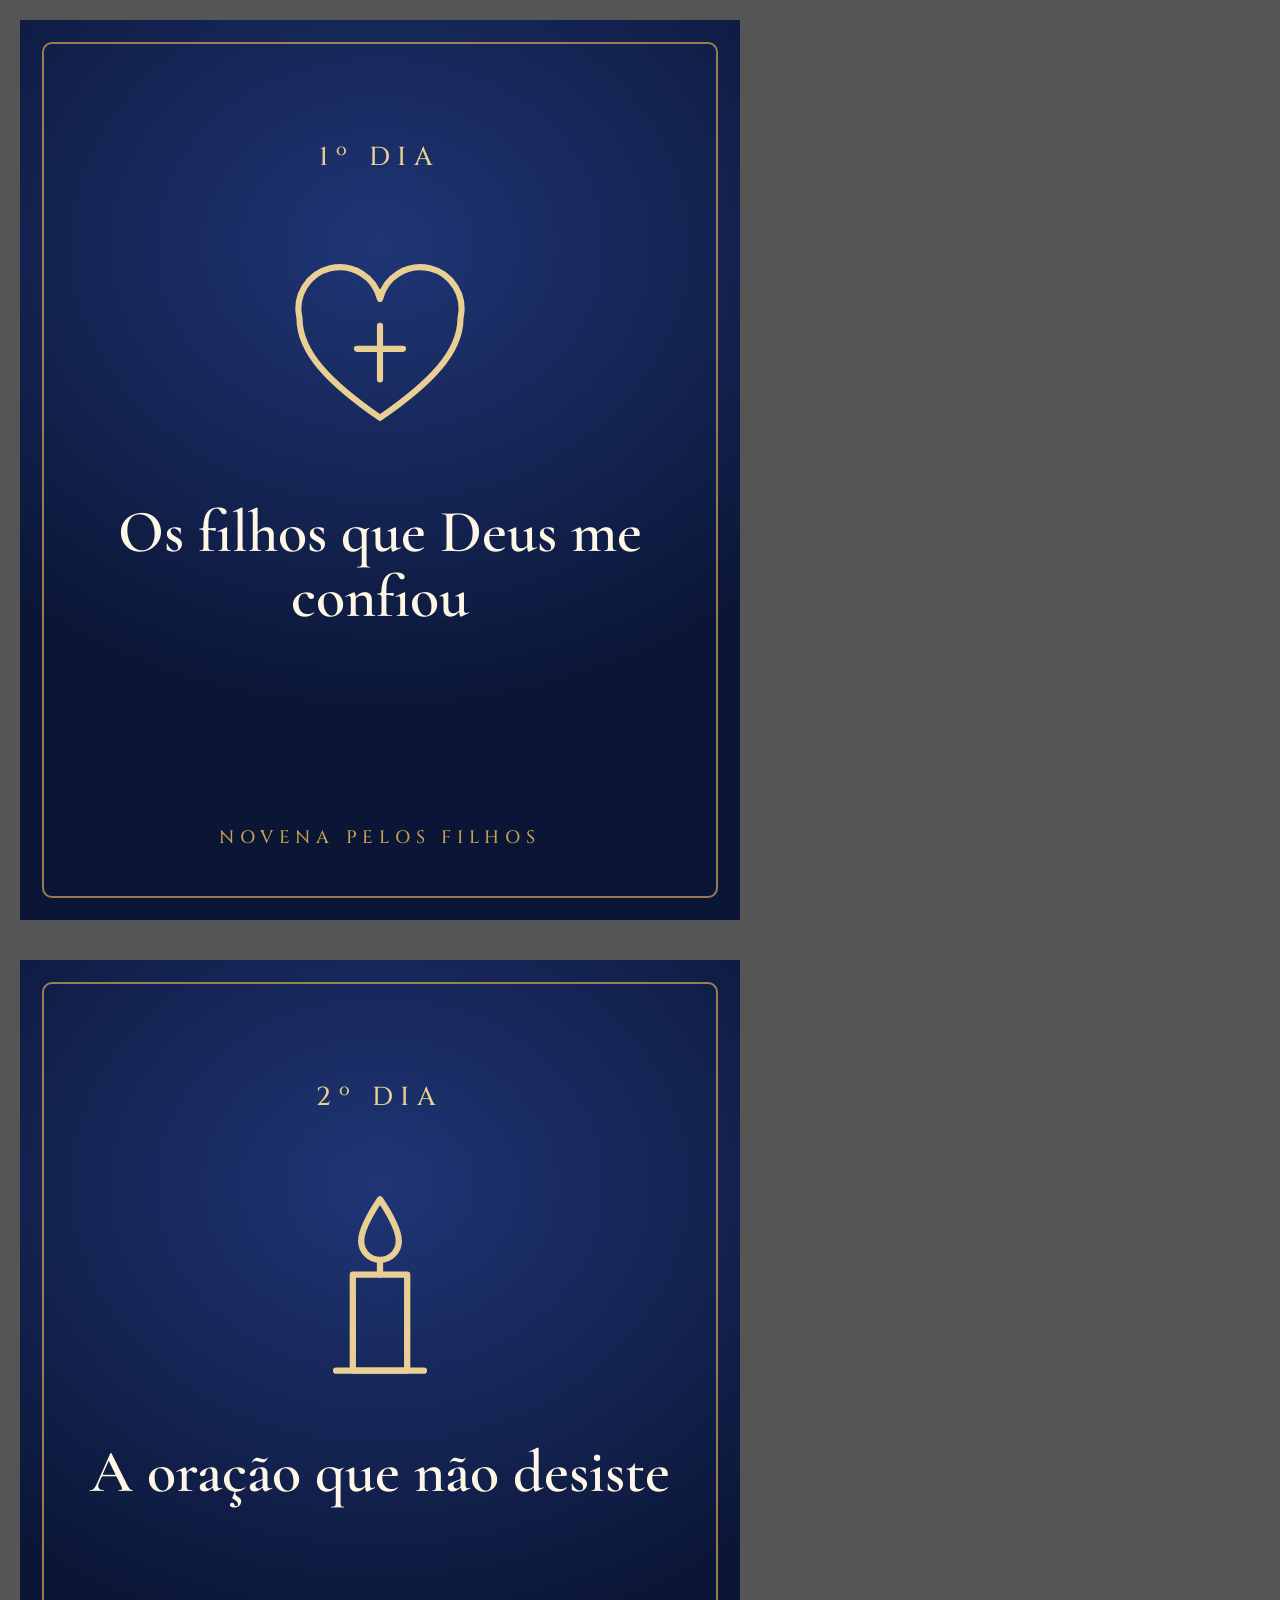
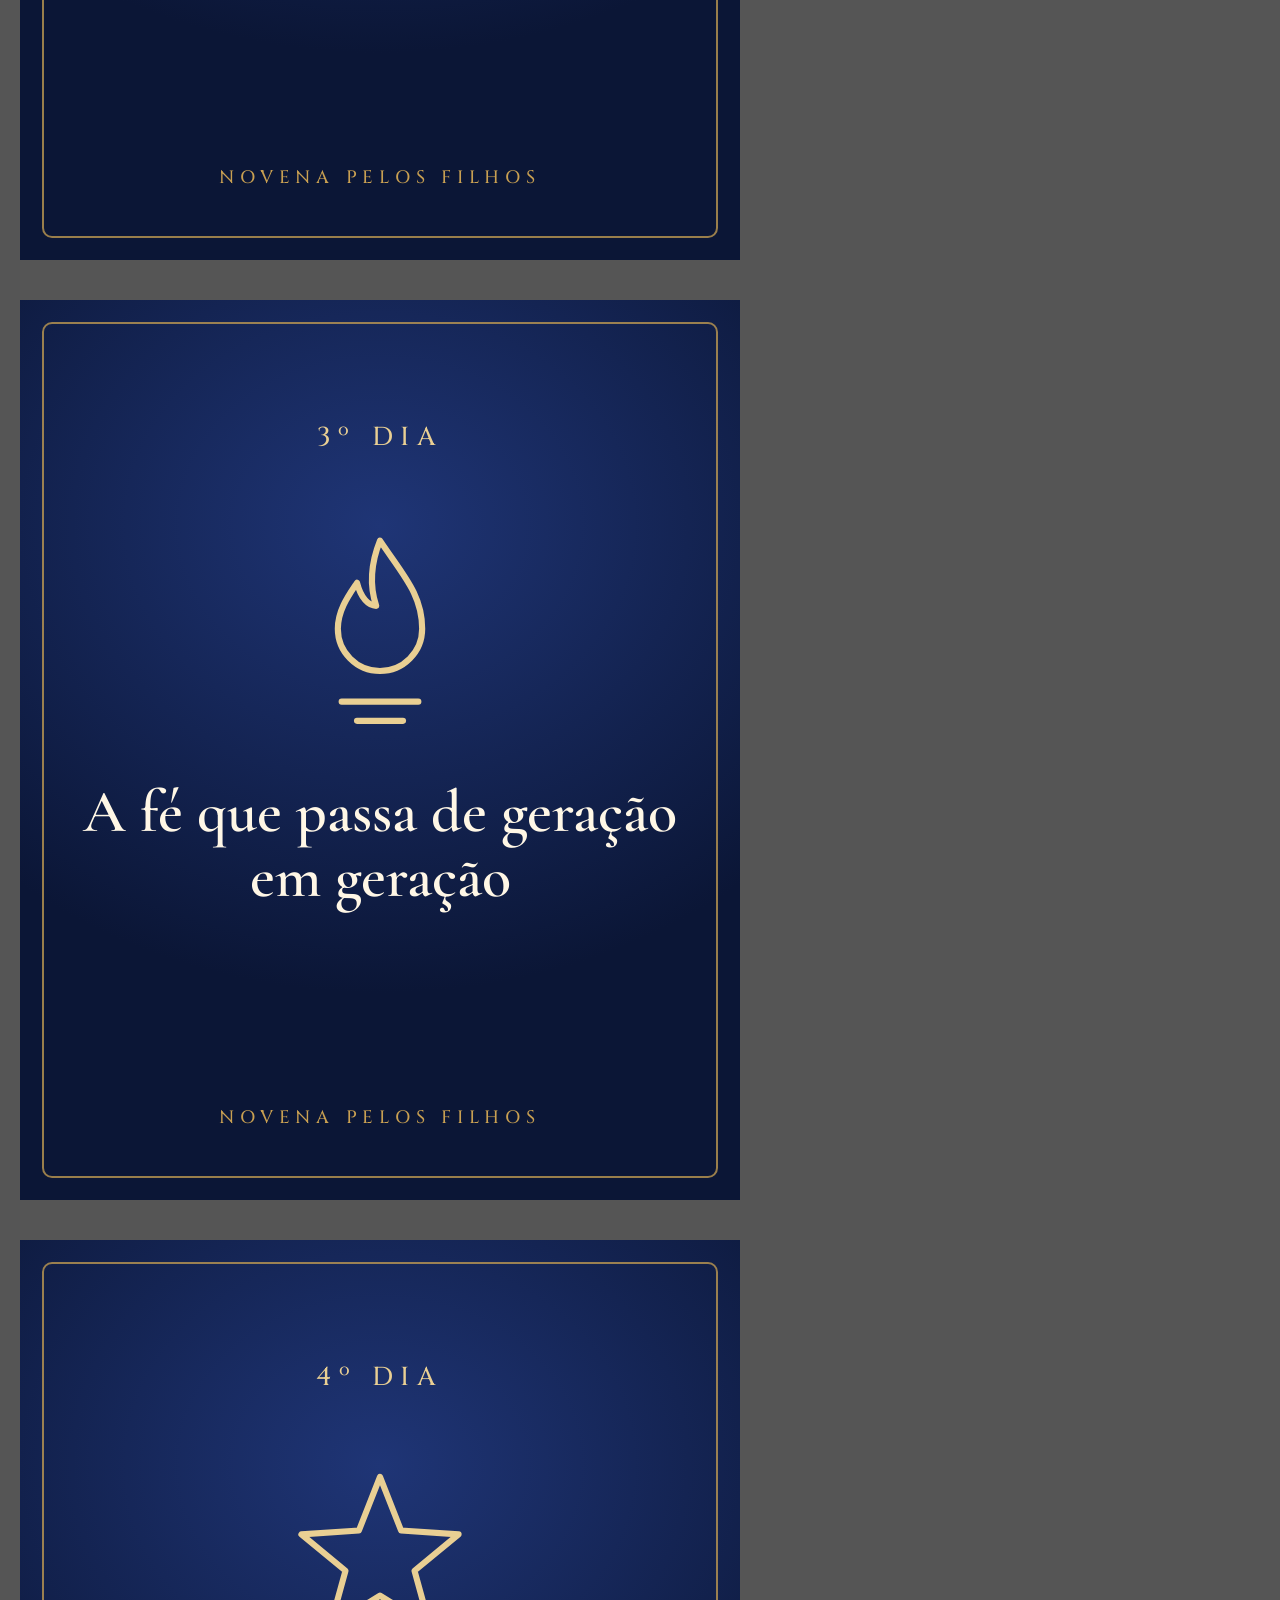
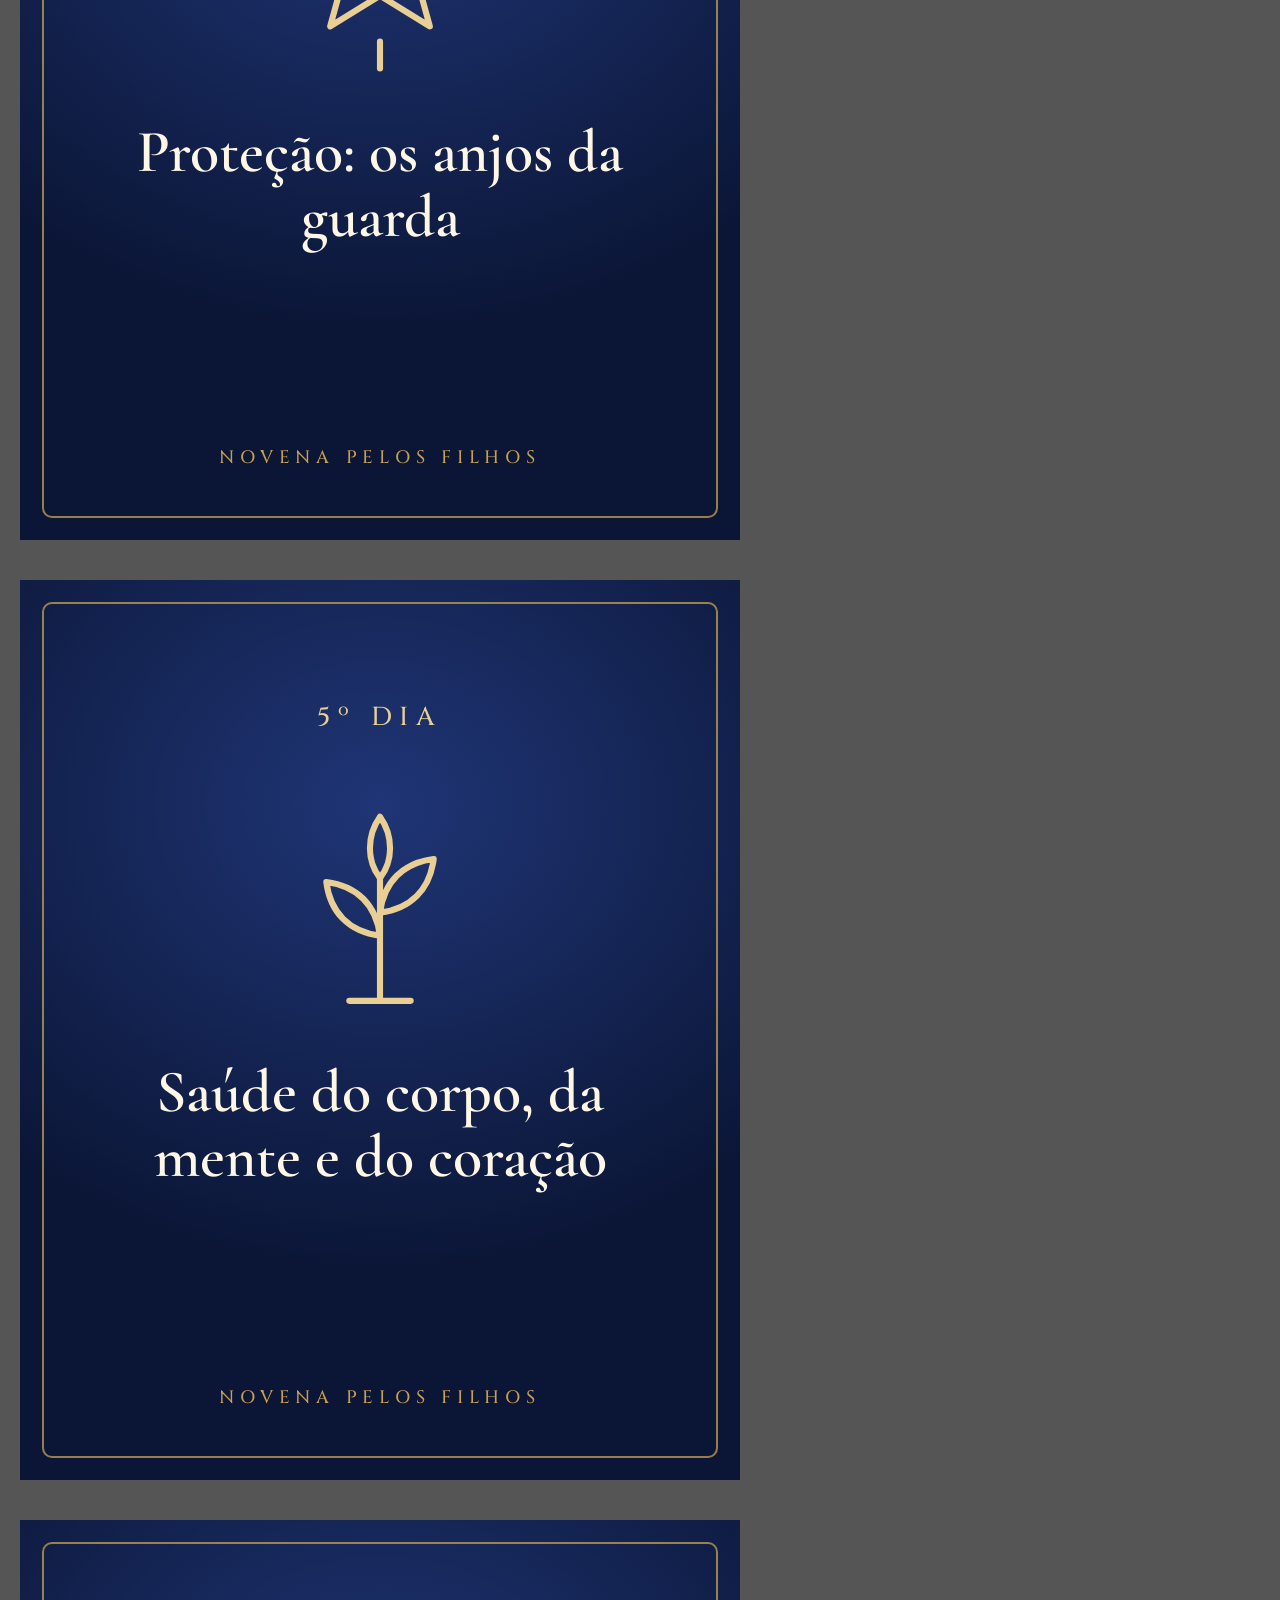
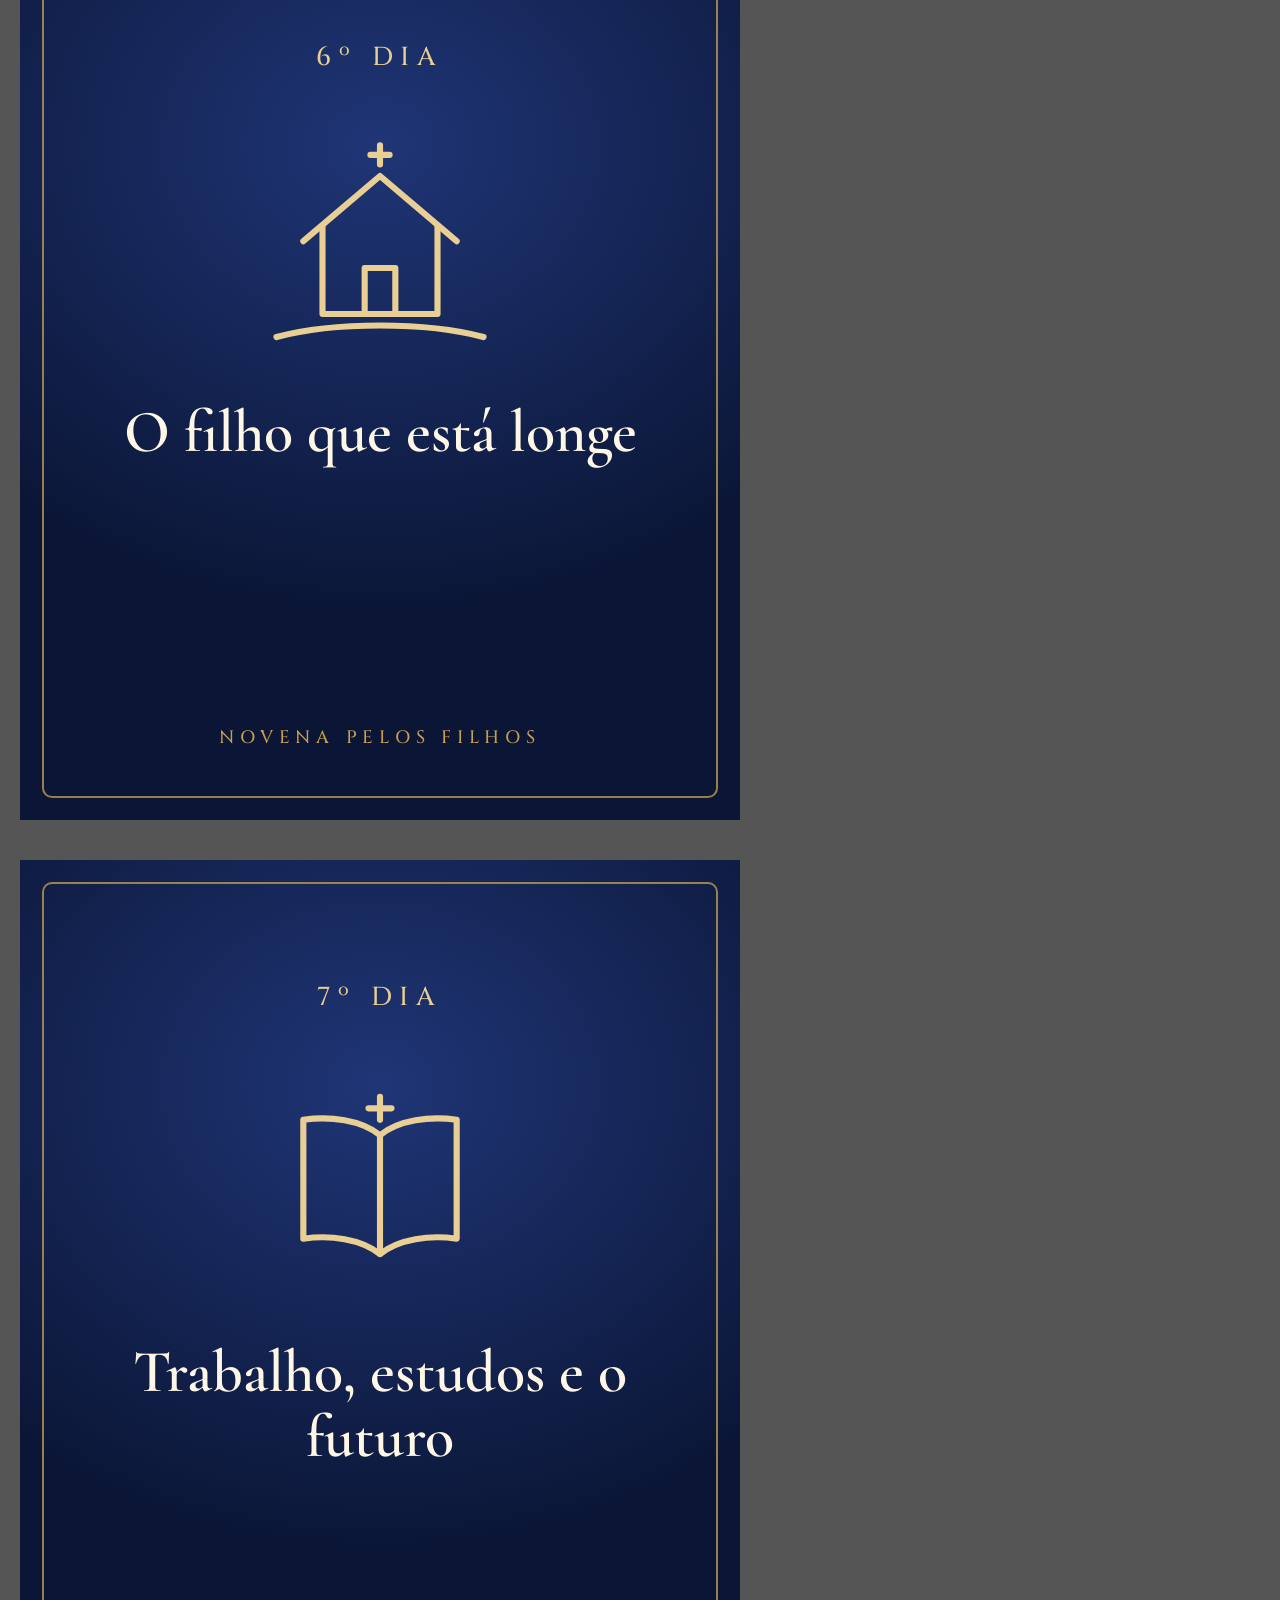
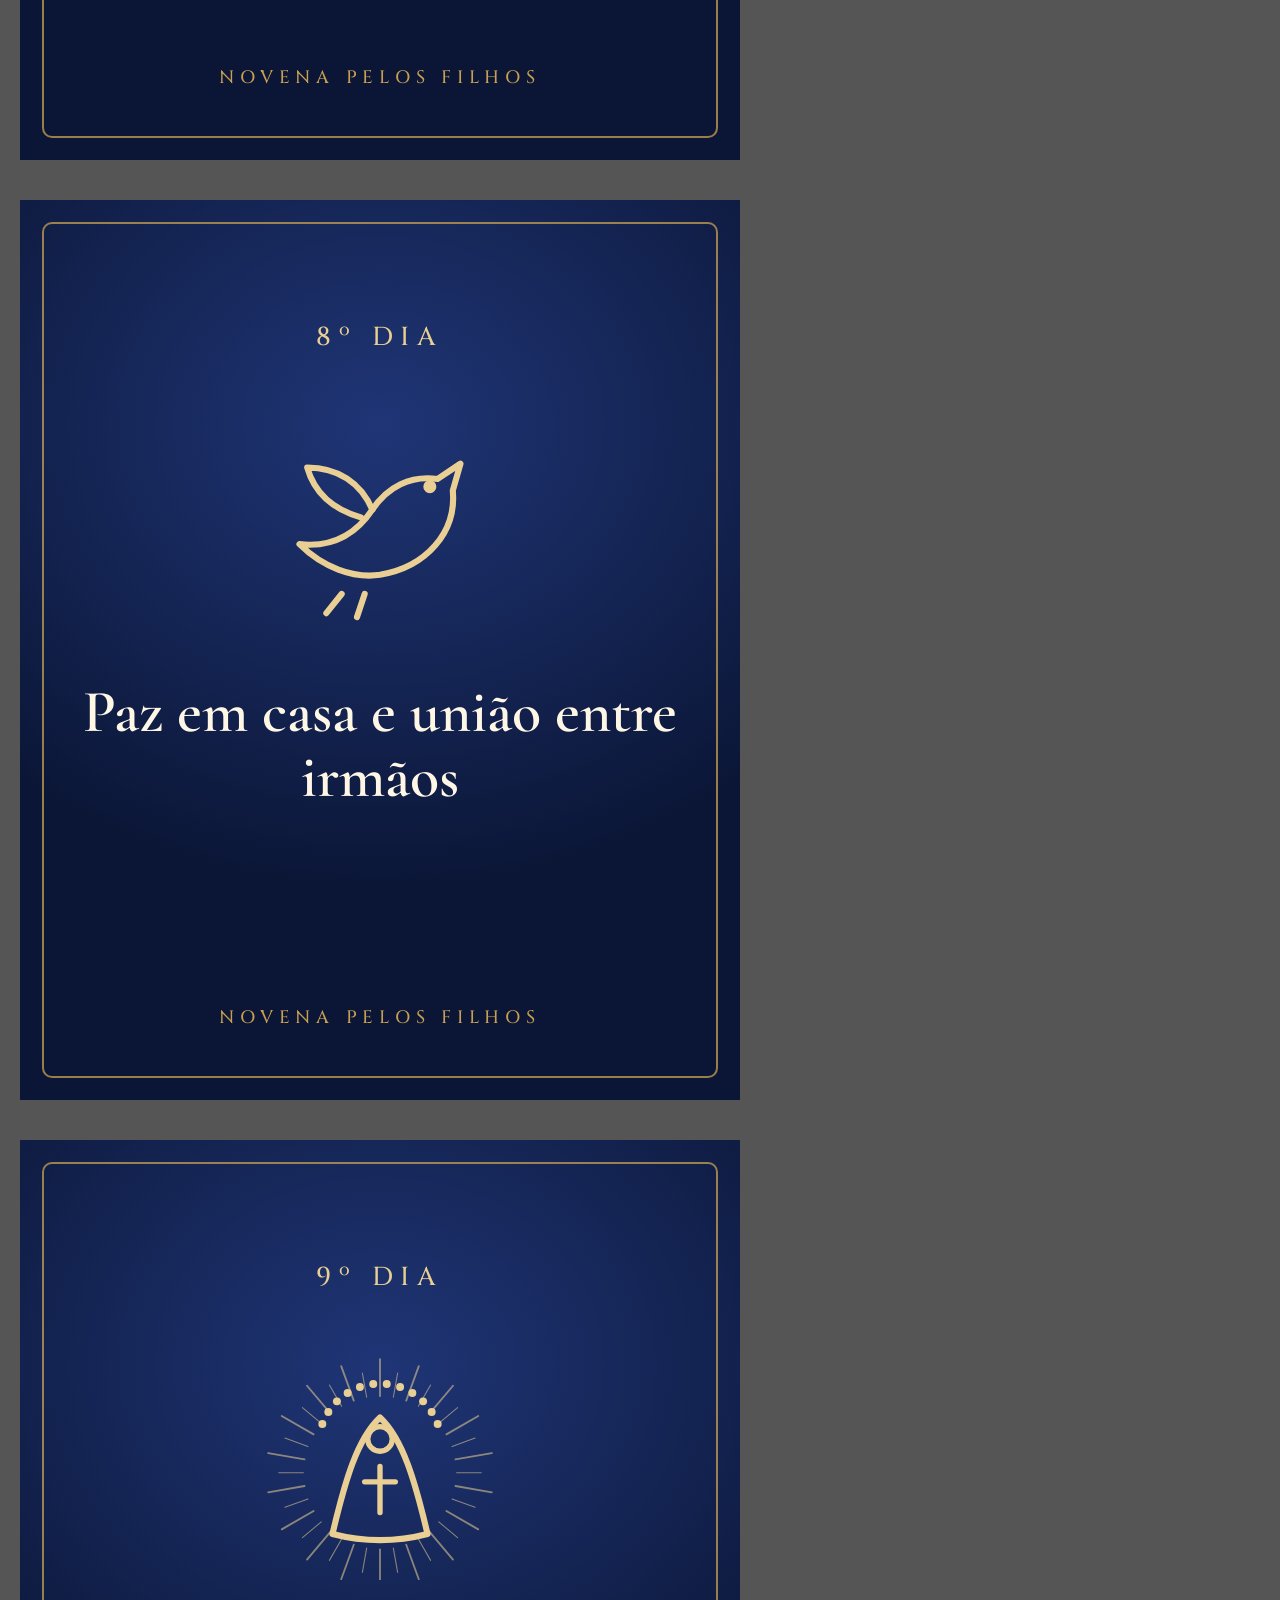
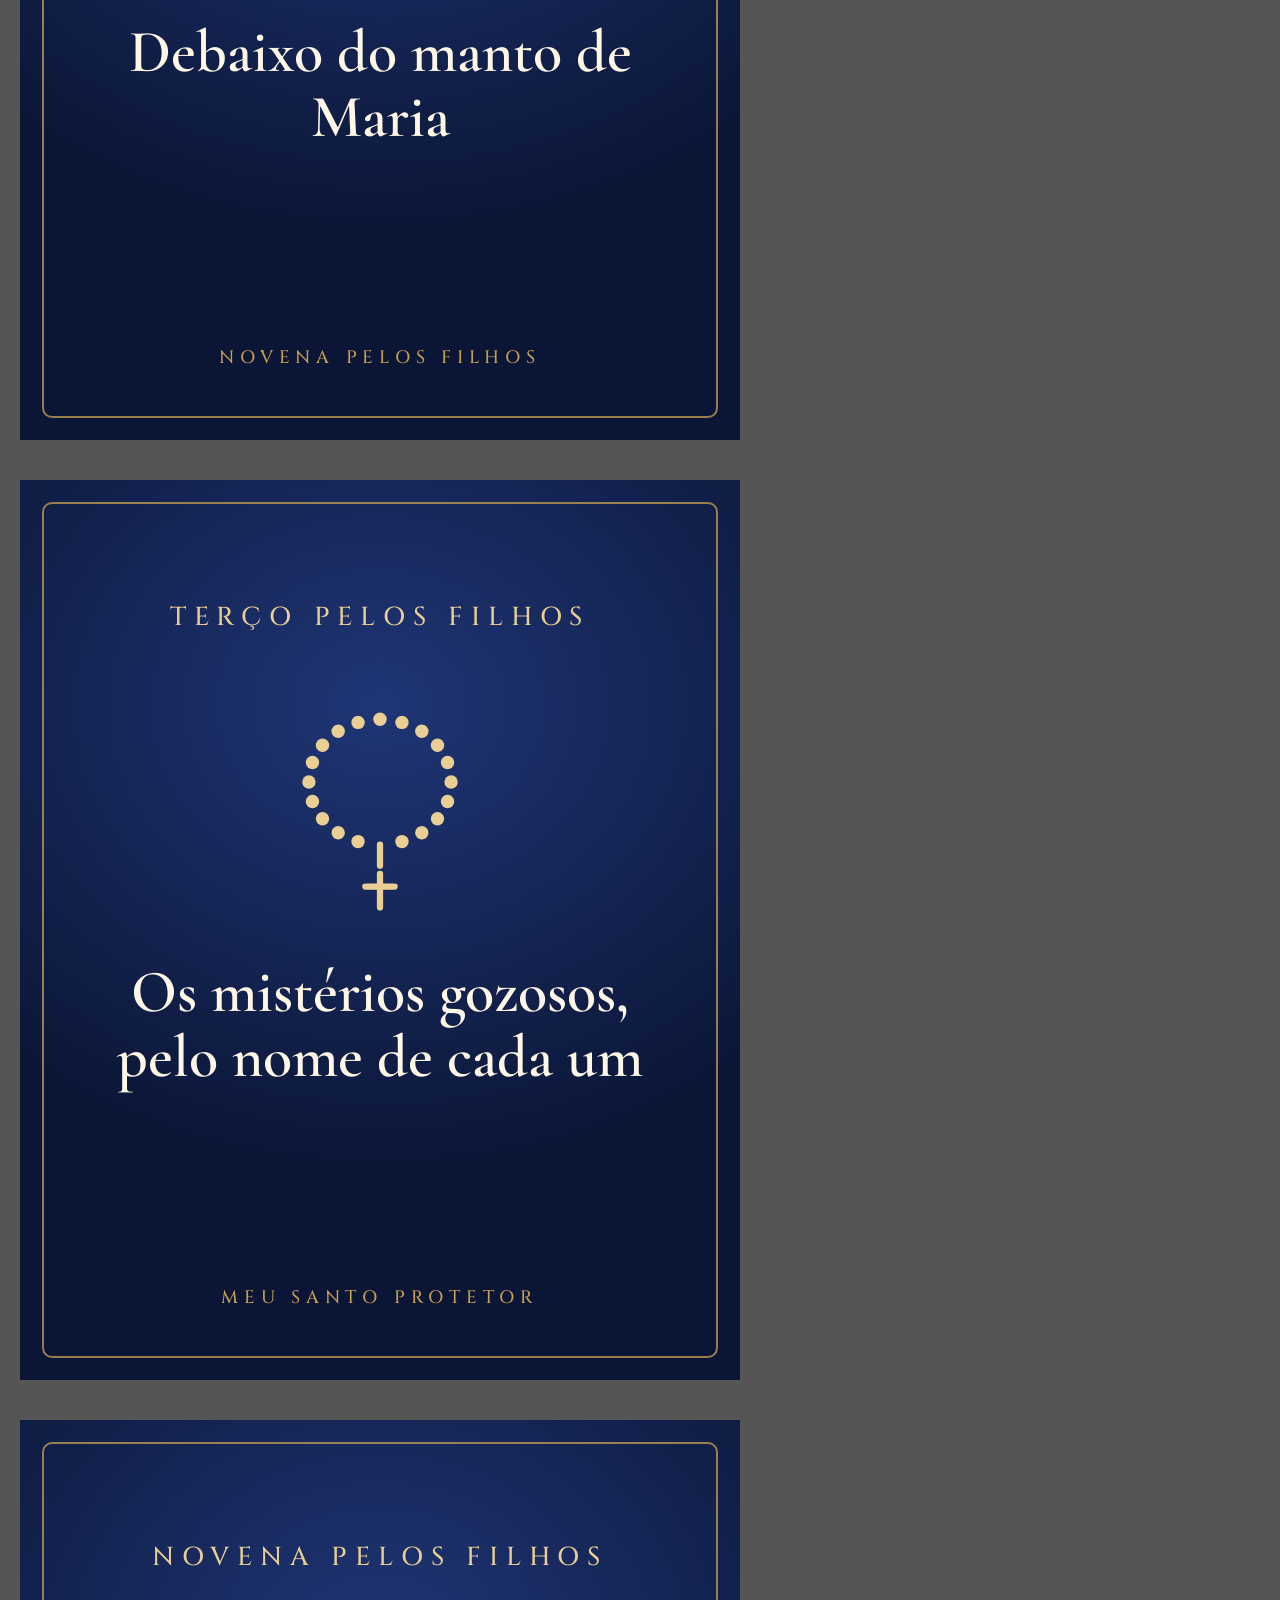
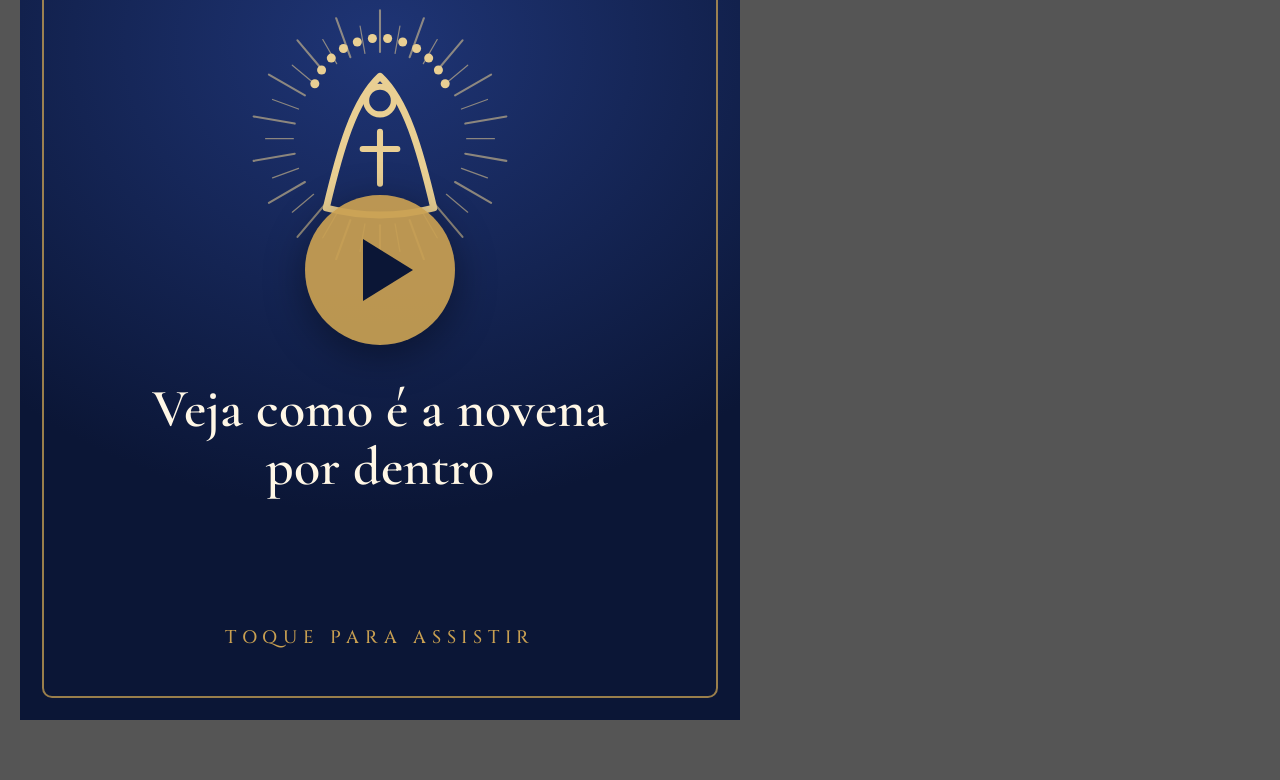
<file: filhos/criativos/posters.html>
<!doctype html>
<html lang="pt-BR"><head><meta charset="utf-8"><title>Capas dos vídeos da Novena pelos Filhos</title>
<link rel="stylesheet" href="base.css"><script src="svg.js"></script>
<style>
body { padding: 20px; }
.p45 { width: 720px; height: 900px; }
.p45 .num { position: absolute; top: 120px; left: 0; right: 0; text-align: center; font-family: 'Cinzel'; font-size: 26px; letter-spacing: .3em; color: var(--ouro2); }
.p45 .ic { position: absolute; top: 210px; left: 0; right: 0; text-align: center; }
.p45 .tit { position: absolute; top: 480px; left: 60px; right: 60px; text-align: center; font-family: 'Cormorant Garamond'; font-weight: 600; font-size: 60px; line-height: 1.08; color: #fff7e6; }
.p45 .rod { position: absolute; bottom: 70px; left: 0; right: 0; text-align: center; font-family: 'Cinzel'; font-size: 18px; letter-spacing: .32em; color: #C9A052; }
.p45.moldura::before { inset: 22px; }
.play { position: absolute; left: 50%; top: 50%; width: 150px; height: 150px; margin: -75px 0 0 -75px; border-radius: 50%; background: rgba(201,160,82,.92);
        box-shadow: 0 10px 40px rgba(0,0,0,.4); }
.play::after { content: ""; position: absolute; left: 58px; top: 44px; border-left: 50px solid #0B1636; border-top: 31px solid transparent; border-bottom: 31px solid transparent; }
</style></head><body>
<div id="lista"></div>
<script>
var DIAS = [["coracao", "Os filhos que Deus me confiou"], ["vela", "A oração que não desiste"], ["chama", "A fé que passa de geração em geração"],
            ["estrela", "Proteção: os anjos da guarda"], ["folha", "Saúde do corpo, da mente e do coração"], ["casa", "O filho que está longe"],
            ["livro", "Trabalho, estudos e o futuro"], ["pomba", "Paz em casa e união entre irmãos"], ["manto", "Debaixo do manto de Maria"]];
var h = DIAS.map(function (d, i) {
  return '<div class="peca p45 escuro moldura" id="p-dia' + (i + 1) + '"><div class="num">' + (i + 1) + 'º DIA</div><div class="ic" data-svg="' + d[0] + ',230,#E9CF93"></div>'
    + '<div class="tit">' + d[1] + '</div><div class="rod">NOVENA PELOS FILHOS</div></div>';
}).join("");
h += '<div class="peca p45 escuro moldura" id="p-terco"><div class="num">TERÇO PELOS FILHOS</div><div class="ic" data-svg="rosario,230,#E9CF93"></div>'
   + '<div class="tit">Os mistérios gozosos, pelo nome de cada um</div><div class="rod">MEU SANTO PROTETOR</div></div>';
h += '<div class="peca p45 escuro moldura" id="p-vsl-capa"><div class="num">NOVENA PELOS FILHOS</div><div class="ic" style="top:180px" data-svg="manto,260,#E9CF93"></div>'
   + '<div class="play"></div><div class="tit" style="top:560px;font-size:54px">Veja como é a novena<br>por dentro</div><div class="rod">TOQUE PARA ASSISTIR</div></div>';
document.getElementById("lista").innerHTML = h; SVG.pinta();
</script>
</body></html>
</file>
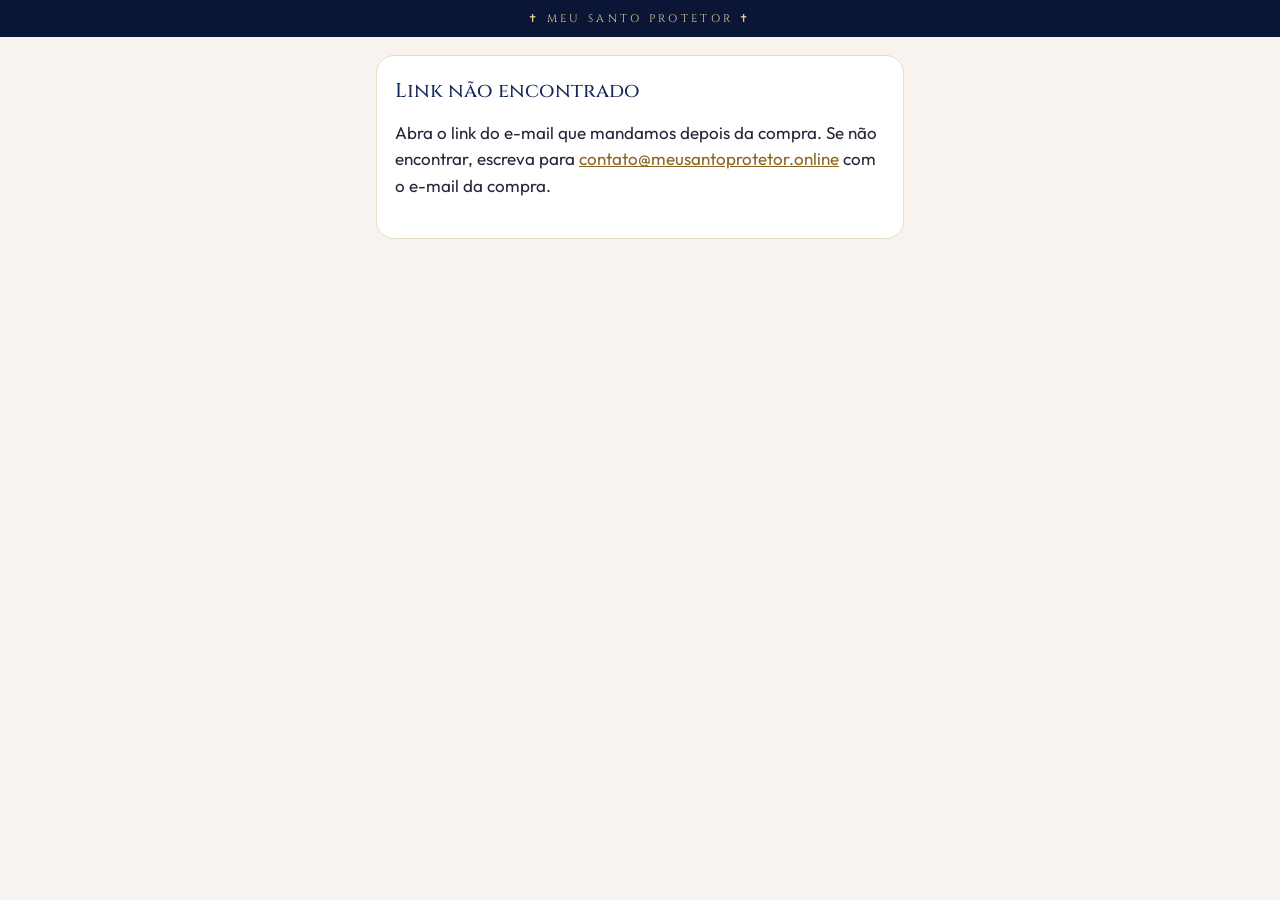
<file: filhos/site/dados.html>
<!doctype html>
<html lang="pt-BR">
<head>
<meta charset="utf-8">
<meta name="viewport" content="width=device-width, initial-scale=1, viewport-fit=cover">
<title>Falta só o nome de cada um · Novena pelos Filhos</title>
<meta name="robots" content="noindex">
<meta name="theme-color" content="#0B1636">
<link rel="preconnect" href="https://fonts.googleapis.com"><link rel="preconnect" href="https://fonts.gstatic.com" crossorigin>
<link href="https://fonts.googleapis.com/css2?family=Cinzel:wght@500;700&family=Cormorant+Garamond:ital,wght@0,500;0,600;1,500&family=Outfit:wght@400;500;600&display=swap" rel="stylesheet">
<link rel="stylesheet" href="estilo.css">
<script src="config.js"></script>
<script src="comum.js"></script>
</head>
<body>
<div class="topo">✝ MEU SANTO PROTETOR ✝</div>
<div class="wrap">
  <div class="cartao" id="carregando"><p style="margin:0;text-align:center">Carregando…</p></div>

  <form class="cartao escondido" id="form" novalidate>
    <h1>✅ Pagamento confirmado<span id="nome"></span></h1>
    <p>A novena é feita com o nome e o santo do dia em que cada um nasceu. Preencha abaixo e ela fica pronta em poucos minutos.</p>

    <div class="campo"><label for="papel">Quem vai rezar</label>
      <select id="papel"><option value="mae">Eu, como mãe</option><option value="avo_f">Eu, como avó</option><option value="pai">Eu, como pai</option><option value="avo_m">Eu, como avô</option></select></div>
    <div class="campo"><label for="quem">O seu primeiro nome</label><input type="text" id="quem" maxlength="40" autocomplete="given-name"></div>
    <div class="campo"><label>Por quem você vai rezar (até 6)</label></div>
    <div id="editor"></div>
    <div class="campo"><label>O que você mais pede a Deus por eles (até 3)</label><div class="opcoes" id="pedidos"></div></div>
    <div class="campo"><label for="ped">Quer contar algo mais? (opcional)</label><textarea id="ped" maxlength="300"></textarea></div>
    <div class="erro" id="erro"></div>
    <button class="btn" id="enviar" type="submit">Preparar a minha novena</button>
  </form>

  <div class="cartao status escondido" id="status">
    <div id="st-gerando"><div class="spin"></div><h2>Estamos preparando a sua novena</h2>
      <p>Leva de 1 a 3 minutos. Quando ficar pronta, o botão aparece aqui, e ela também chega no seu e-mail.</p></div>
    <div id="st-pronto" class="escondido"><div style="font-size:38px">🙏</div><h2>A sua novena está pronta!</h2>
      <p>Também mandamos o link para o seu e-mail.</p><a class="btn" id="ir-area" href="#">Abrir a minha novena (vídeos)</a></div>
  </div>

  <div class="cartao escondido" id="invalido"><h2>Link não encontrado</h2>
    <p>Abra o link do e-mail que mandamos depois da compra. Se não encontrar, escreva para <a id="contato" href="#"></a> com o e-mail da compra.</p></div>
</div>

<script>
(function () {
  var C = FIL.C, $ = function (id) { return document.getElementById(id); }, esc = FIL.esc;
  $("contato").href = "mailto:" + C.CONTATO; $("contato").textContent = C.CONTATO;
  var t = new URLSearchParams(location.search).get("t") || "";
  var PEDIDOS = [["fe", "A fé e uma vida perto de Deus"], ["protecao", "Proteção nos caminhos"], ["saude", "Saúde do corpo e da mente"], ["trabalho", "Trabalho e estudos"],
                 ["familia", "Uma família abençoada"], ["paz", "Paz em casa e união entre irmãos"], ["vicios", "Libertação dos vícios"],
                 ["longe", "Quem está longe (de casa ou da fé)"], ["gratidao", "Agradecer pela vida de cada um"]];
  var sel = [];
  var editor = new FIL.Editor($("editor"), "mae");
  $("papel").onchange = function () { editor.ler(); editor.papel = this.value; };
  $("pedidos").innerHTML = PEDIDOS.map(function (p) { return '<button type="button" class="opcao" data-v="' + p[0] + '"><span>' + esc(p[1]) + "</span></button>"; }).join("");
  Array.prototype.forEach.call(document.querySelectorAll("#pedidos .opcao"), function (b) {
    b.onclick = function () { var v = b.getAttribute("data-v"), i = sel.indexOf(v);
      if (i >= 0) { sel.splice(i, 1); b.classList.remove("sel"); } else if (sel.length < 3) { sel.push(v); b.classList.add("sel"); } };
  });

  function acompanha() {
    $("form").classList.add("escondido"); $("status").classList.remove("escondido"); var n = 0;
    (function pergunta() {
      FIL.api("/api/filhos/dados?t=" + encodeURIComponent(t)).then(function (j) {
        if (j.pronto) { $("st-gerando").classList.add("escondido"); $("st-pronto").classList.remove("escondido"); $("ir-area").href = j.area; return; }
        if (++n < 75) setTimeout(pergunta, 4000);
      }).catch(function () { if (++n < 75) setTimeout(pergunta, 6000); });
    })();
  }

  FIL.api("/api/filhos/dados?t=" + encodeURIComponent(t)).then(function (j) {
    $("carregando").classList.add("escondido");
    if (!j.ok) { $("invalido").classList.remove("escondido"); return; }
    if (j.nome) $("nome").textContent = ", " + j.nome;
    if (j.precisa) $("form").classList.remove("escondido"); else acompanha();
  }).catch(function () { $("carregando").classList.add("escondido"); $("invalido").classList.remove("escondido"); });

  $("form").onsubmit = function (ev) {
    ev.preventDefault();
    var erro = "", quem = $("quem").value.trim();
    if (quem.length < 2) erro = "Escreva o seu nome.";
    else erro = editor.valida();
    if (!erro && !sel.length) erro = "Escolha pelo menos um pedido.";
    if (erro) { $("erro").textContent = erro; return; }
    var p = { papel: $("papel").value, quem: { nome: quem }, filhos: editor.dados(), pedidos: sel, pedido: $("ped").value.trim() };
    $("enviar").disabled = true; $("enviar").textContent = "Enviando…";
    FIL.api("/api/filhos/dados", { body: { t: t, pedido: p } }).then(function (j) {
      if (j.ok) acompanha(); else throw new Error();
    }).catch(function () { $("enviar").disabled = false; $("enviar").textContent = "Preparar a minha novena"; $("erro").textContent = "Não conseguimos enviar. Confira os dados e tente de novo."; });
  };
})();
</script>
</body>
</html>
</file>
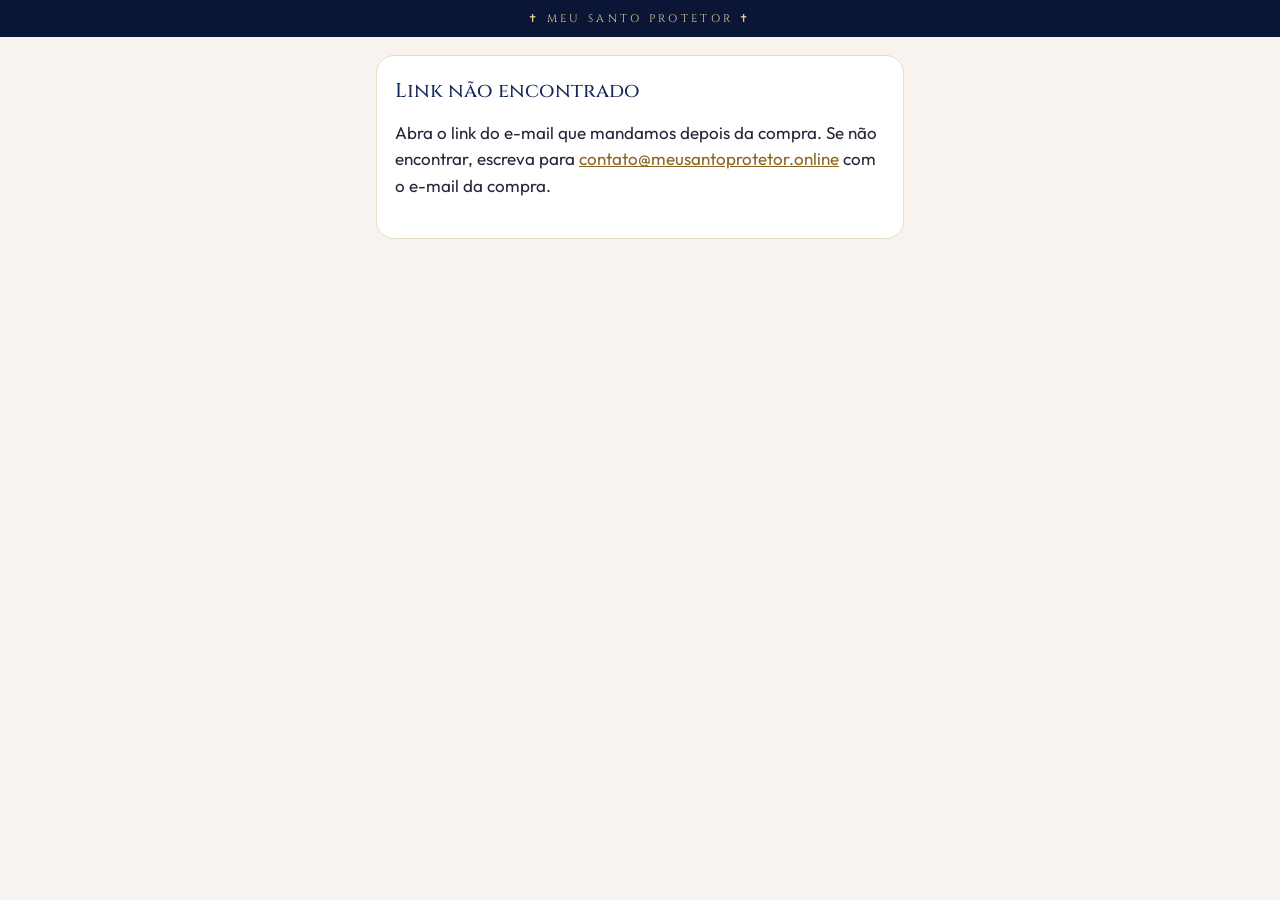
<file: filhos/site/novena.html>
<!doctype html>
<html lang="pt-BR">
<head>
<meta charset="utf-8">
<meta name="viewport" content="width=device-width, initial-scale=1, viewport-fit=cover">
<title>A sua novena · Novena pelos Filhos</title>
<meta name="robots" content="noindex">
<meta name="theme-color" content="#0B1636">
<link rel="preconnect" href="https://fonts.googleapis.com"><link rel="preconnect" href="https://fonts.gstatic.com" crossorigin>
<link href="https://fonts.googleapis.com/css2?family=Cinzel:wght@500;700&family=Cormorant+Garamond:ital,wght@0,500;0,600;1,500&family=Great+Vibes&family=Outfit:wght@400;500;600&display=swap" rel="stylesheet">
<link rel="stylesheet" href="estilo.css">
<script src="config.js"></script>
<script src="comum.js"></script>
</head>
<body>
<div class="topo">✝ MEU SANTO PROTETOR ✝</div>
<div class="area-topo escondido" id="topo">
  <div class="wrap">
    <div class="k" id="a-k">A NOVENA DE</div>
    <h1 id="a-tit">Novena pelos Filhos</h1>
    <div class="nomes" id="a-nomes"></div>
  </div>
</div>

<div class="wrap">
  <div class="cartao" id="carregando"><p style="margin:0;text-align:center">Abrindo a sua novena…</p></div>
  <div class="cartao escondido" id="invalido"><h2>Link não encontrado</h2>
    <p>Abra o link do e-mail que mandamos depois da compra. Se não encontrar, escreva para <a class="contato" href="#"></a> com o e-mail da compra.</p></div>
  <div class="cartao escondido" id="preparando" style="text-align:center"><div class="spin" style="width:36px;height:36px;border-radius:50%;border:4px solid #eadfca;border-top-color:var(--ouro);margin:4px auto 10px;animation:gira 1s linear infinite"></div>
    <p style="margin:0" id="prep-msg">Estamos terminando de preparar a sua novena. Esta página se atualiza sozinha.</p></div>

  <div id="conteudo" class="escondido">
    <div class="trilha" id="trilha"></div>
    <p class="trilha-legenda" id="trilha-leg"></p>

    <div id="dia">
      <div class="dia-k" id="d-k"></div>
      <h2 class="dia-tit" id="d-tit"></h2>
      <div class="player" id="d-player"></div>
      <p class="leit" id="d-leit"></p>
      <details class="refl"><summary>Ler a reflexão do dia</summary><p id="d-refl"></p></details>
      <div class="dia-k" style="margin-top:6px">ORAÇÃO DO DIA</div>
      <div class="texto-oracao" id="d-oracao"></div>
      <div class="diga"><small>Diga, em voz alta, o nome de cada um</small><b id="d-nomes"></b></div>
      <div class="gesto-a"><b>Gesto do dia:</b> <span id="d-gesto"></span></div>
      <p style="text-align:center;font-size:14px;color:var(--suave)" id="d-fecho"></p>
      <div id="d-cons" class="escondido"><div class="dia-k" style="margin-top:14px">ATO DE CONSAGRAÇÃO A NOSSA SENHORA</div><div class="texto-oracao" id="d-ato"></div>
        <p style="text-align:center;font-size:14px;color:var(--suave)">O certificado para imprimir e assinar está no livro (PDF).</p></div>
      <button class="btn azul" id="rezei"></button>
      <p id="amanha" class="escondido" style="text-align:center;color:var(--suave);font-size:15px;margin-top:10px"></p>
    </div>

    <div class="bloco escondido" id="b-terco"><h2>Terço pelos Filhos</h2>
      <div class="player" id="t-player"></div>
      <p style="font-size:15px;color:var(--suave);text-align:center">Os mistérios gozosos, com a oferta de cada mistério pelo nome de cada um. O roteiro completo está no PDF.</p>
      <div id="t-mist"></div></div>

    <div class="bloco escondido" id="b-bencaos"><h2>30 bênçãos para mandar</h2>
      <p style="font-size:15px;color:var(--suave);text-align:center">Uma por dia. Toque em "WhatsApp" para mandar direto, ou em "Copiar" para colar onde quiser.</p>
      <div class="abas" id="ab-abas"></div><div id="ab-lista"></div></div>

    <div class="bloco"><h2>Os santos de cada um</h2><div id="santos"></div></div>

    <div class="bloco"><h2>Para baixar</h2>
      <div class="downloads" id="downloads"></div>
      <p style="font-size:14px;color:var(--suave);text-align:center;margin-top:10px">PDF para ler no celular ou imprimir em A4.</p></div>

    <p class="transparencia" style="margin-top:28px">Guarde este link: é a sua novena. Dúvidas? Escreva para <a class="contato" href="#"></a>.<br>
      Material devocional católico do Meu Santo Protetor. Não somos uma paróquia: nada substitui a missa, os sacramentos e a orientação do padre.</p>
  </div>
</div>

<script>
(function () {
  var C = FIL.C, esc = FIL.esc, $ = function (id) { return document.getElementById(id); };
  Array.prototype.forEach.call(document.querySelectorAll(".contato"), function (a) { a.href = "mailto:" + C.CONTATO; a.textContent = C.CONTATO; });
  var t = new URLSearchParams(location.search).get("t") || "";
  var V = C.VIDEOS || {}, A = null, atual = 1, chave = "fil_feito_" + t.slice(0, 12);
  var feitos = []; try { feitos = JSON.parse(FIL.ls(chave) || "[]"); } catch (e) {}

  function player(src, poster) {
    if (!src) return '<img src="' + poster + '" alt=""><div class="sem">O vídeo deste dia aparece aqui. Enquanto isso, reze pelo texto abaixo.</div>';
    if (src.indexOf("youtube:") === 0) return '<iframe src="https://www.youtube-nocookie.com/embed/' + encodeURIComponent(src.slice(8)) + '?rel=0&modestbranding=1&playsinline=1" '
      + 'allow="autoplay; encrypted-media; picture-in-picture" allowfullscreen title="Vídeo"></iframe>';
    return '<video controls playsinline preload="metadata" poster="' + poster + '" src="' + esc(src) + '"></video>';
  }

  function trilha() {
    $("trilha").innerHTML = A.dias.map(function (d) {
      return '<button type="button" data-n="' + d.n + '" class="' + (feitos.indexOf(d.n) >= 0 ? "feito " : "") + (d.n === atual ? "atual" : "") + '">' + d.n + '</button>';
    }).join("");
    Array.prototype.forEach.call($("trilha").querySelectorAll("button"), function (b) { b.onclick = function () { abre(+b.getAttribute("data-n")); }; });
    $("trilha-leg").textContent = feitos.length >= 9 ? "Você rezou os 9 dias. Que Nossa Senhora cubra cada um com o seu manto. 🙏"
      : feitos.length ? "Você rezou " + feitos.length + " de 9 dias." : "Comece pelo 1º dia. Leva uns dez minutos.";
  }

  function abre(n, rolar) {
    atual = n; var d = A.dias[n - 1];
    $("d-k").textContent = n + "º DIA DA NOVENA"; $("d-tit").textContent = d.titulo;
    $("d-player").innerHTML = player(V["dia" + n], "img/dia" + n + ".jpg");
    $("d-leit").innerHTML = "Leia na sua Bíblia: <b>" + esc(d.leitura) + "</b>";
    $("d-refl").textContent = d.reflexao; $("d-oracao").textContent = d.oracao; $("d-gesto").textContent = d.gesto; $("d-fecho").textContent = d.fecho;
    $("d-nomes").textContent = A.pessoas.map(function (p) { return p.nome; }).join(" · ");
    $("d-cons").classList.toggle("escondido", n !== 9); $("d-ato").textContent = A.consagracao;
    var ja = feitos.indexOf(n) >= 0;
    $("rezei").textContent = ja ? "✓ Você já rezou o " + n + "º dia" : "✓ Rezei o " + n + "º dia"; $("rezei").disabled = ja;
    $("amanha").classList.add("escondido");
    trilha();
    if (rolar) $("trilha").scrollIntoView({ behavior: "smooth" });
    try { history.replaceState(null, "", "#dia" + n); } catch (e) {}
  }

  $("rezei").onclick = function () {
    if (feitos.indexOf(atual) < 0) { feitos.push(atual); FIL.ls(chave, JSON.stringify(feitos)); FIL.track("Dia" + atual); }
    this.textContent = "✓ Você já rezou o " + atual + "º dia"; this.disabled = true; trilha();
    var prox = A.dias.filter(function (d) { return feitos.indexOf(d.n) < 0; })[0];
    $("amanha").textContent = prox ? "Que bom. Volte amanhã para o " + prox.n + "º dia: " + prox.titulo + "." : "Você terminou a novena. Que Deus abençoe cada um.";
    $("amanha").classList.remove("escondido");
  };

  function bencaos() {
    var i = 0;
    function lista() {
      Array.prototype.forEach.call($("ab-abas").querySelectorAll("button"), function (b, k) { b.classList.toggle("sel", k === i); });
      $("ab-lista").innerHTML = A.bencaos[i].msgs.map(function (m, k) {
        return '<div class="msg-b"><p><b style="color:var(--ouro-texto)">' + (k + 1) + '.</b> ' + esc(m) + '</p><div class="acoes-b">'
          + '<button type="button" class="copiar" data-k="' + k + '">Copiar</button>'
          + '<a class="zap" href="https://wa.me/?text=' + encodeURIComponent(m + " 🙏") + '" target="_blank" rel="noopener">WhatsApp</a></div></div>';
      }).join("");
      Array.prototype.forEach.call($("ab-lista").querySelectorAll(".copiar"), function (b) {
        b.onclick = function () {
          var txt = A.bencaos[i].msgs[+b.getAttribute("data-k")] + " 🙏";
          (navigator.clipboard ? navigator.clipboard.writeText(txt) : Promise.reject()).then(function () { b.textContent = "Copiado ✓"; }, function () { window.prompt("Copie a mensagem:", txt); });
        };
      });
    }
    $("ab-abas").innerHTML = A.bencaos.map(function (x) { return '<button type="button">' + esc(x.nome) + '</button>'; }).join("");
    Array.prototype.forEach.call($("ab-abas").querySelectorAll("button"), function (b, k) { b.onclick = function () { i = k; lista(); }; });
    lista(); $("b-bencaos").classList.remove("escondido");
  }

  var montado = false, tercoFeito = false, bencaosFeito = false;
  function monta() {
    $("topo").classList.remove("escondido"); $("conteudo").classList.remove("escondido");
    $("a-k").textContent = ("A novena de " + A.quem).toUpperCase(); $("a-tit").textContent = A.titulo;
    $("a-nomes").textContent = A.pessoas.map(function (p) { return p.nome; }).join(" · ");
    $("santos").innerHTML = A.pessoas.map(function (p) {
      return '<div class="mini-santo"><div class="nm">' + esc(p.nome) + '</div><div class="st">' + esc((p.festa ? "Festa: " : "") + p.santo) + ' · ' + esc(p.data) + '</div>'
        + (p.santo_texto ? '<p>' + esc(p.santo_texto) + '</p>' : "")
        + (p.oracao ? '<details class="refl" style="margin:0"><summary>A oração por ' + esc(p.nome) + '</summary><p>' + esc(p.oracao) + '</p></details>' : "") + '</div>';
    }).join("");
    $("downloads").innerHTML = A.arquivos.map(function (a, i) {
      return '<a class="btn ' + (i ? "claro" : "azul") + '" href="' + esc(a.url) + '" target="_blank" rel="noopener">Baixar: ' + esc(a.titulo) + '</a>'; }).join("")
      || '<p style="text-align:center;color:var(--suave)">Os arquivos aparecem aqui em instantes.</p>';
    if (A.terco && !tercoFeito) {
      tercoFeito = true;
      $("t-player").innerHTML = player(V.terco, "img/terco.jpg");
      $("t-mist").innerHTML = A.terco.map(function (m) { return '<div class="mini-santo"><div class="st">' + esc(m.titulo) + '</div><p>' + esc(m.meditacao) + '</p><p><i>' + esc(m.oferta) + '</i></p></div>'; }).join("");
      $("b-terco").classList.remove("escondido");
    }
    if (A.bencaos && !bencaosFeito) { bencaosFeito = true; bencaos(); }
    if (montado) return;
    montado = true;
    var h = /^#dia([1-9])$/.exec(location.hash);
    var primeiro = A.dias.filter(function (d) { return feitos.indexOf(d.n) < 0; })[0];
    abre(h ? +h[1] : (primeiro ? primeiro.n : 9));
  }

  var tentativas = 0;
  function carrega() {
    FIL.api("/api/filhos/area?t=" + encodeURIComponent(t), {}, 12000).then(function (j) {
      $("carregando").classList.add("escondido");
      if (!j.ok) { $("invalido").classList.remove("escondido"); return; }
      if (j.precisa_dados) { location.href = j.dados; return; }
      A = j;
      if (!j.pronto) { $("preparando").classList.remove("escondido"); if (++tentativas < 60) setTimeout(carrega, 5000); return; }
      $("preparando").classList.toggle("escondido", !(j.gerando && j.gerando.length));
      if (j.gerando && j.gerando.length) { $("prep-msg").textContent = "Os extras que você levou estão sendo preparados e aparecem aqui em instantes."; if (++tentativas < 60) setTimeout(carrega, 6000); }
      if (!montado) FIL.track("Area");
      monta();
    }).catch(function () {
      if (++tentativas < 5) return setTimeout(carrega, 4000);
      $("carregando").classList.add("escondido"); $("invalido").classList.remove("escondido");
    });
  }
  if (!/^[A-Za-z0-9_-]{16,40}$/.test(t)) { $("carregando").classList.add("escondido"); $("invalido").classList.remove("escondido"); }
  else carrega();
})();
</script>
</body>
</html>
</file>
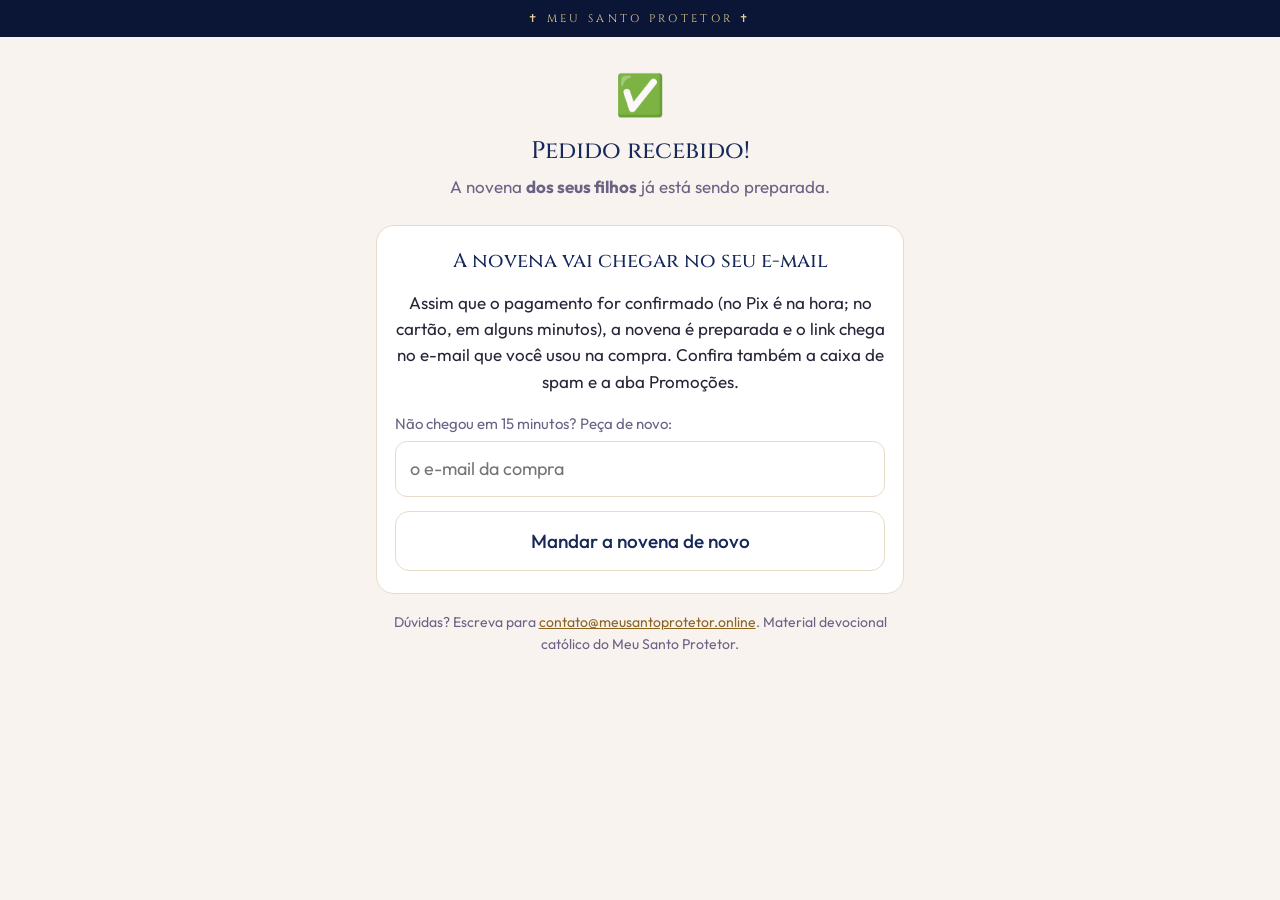
<file: filhos/site/obrigado.html>
<!doctype html>
<html lang="pt-BR">
<head>
<meta charset="utf-8">
<meta name="viewport" content="width=device-width, initial-scale=1, viewport-fit=cover">
<title>Pagamento recebido · Novena pelos Filhos</title>
<meta name="robots" content="noindex">
<meta name="theme-color" content="#0B1636">
<link rel="preconnect" href="https://fonts.googleapis.com"><link rel="preconnect" href="https://fonts.gstatic.com" crossorigin>
<link href="https://fonts.googleapis.com/css2?family=Cinzel:wght@500;700&family=Cormorant+Garamond:ital,wght@0,500;0,600;1,500&family=Great+Vibes&family=Outfit:wght@400;500;600&display=swap" rel="stylesheet">
<link rel="stylesheet" href="estilo.css">
<script src="config.js"></script>
<script src="comum.js"></script>
</head>
<body>
<div class="topo">✝ MEU SANTO PROTETOR ✝</div>
<div class="wrap">
  <div class="ok-topo">
    <div class="sel">✅</div>
    <h1>Pedido recebido!</h1>
    <p style="margin:0;color:var(--suave)" id="sub">A novena <b id="nomes">dos seus filhos</b> já está sendo preparada.</p>
  </div>

  <!-- upsell de 1 clique (só aparece com o UPSELL_ID no config.js) -->
  <div class="cartao upsell escondido" id="upsell">
    <div class="k">ANTES DE IR · SÓ NESTA PÁGINA</div>
    <h2 style="text-align:center" id="up-tit">E se cada um recebesse um livro só dele?</h2>
    <div class="capinhas" id="capinhas"></div>
    <p>A novena é para <b>você</b> rezar. O <b>Um Livro para Cada Filho</b> é para <b>eles</b>: um PDF para cada um, com o nome na capa, o santo do dia em
       que nasceu, <b>a oração que você reza por ele</b>, uma oração para ele mesmo rezar, uma bênção e um santinho para recortar.</p>
    <p style="margin:0">É para mandar pelo WhatsApp com uma mensagem sua, ou imprimir e entregar em mãos. Um presente que diz, sem sermão: <i>eu rezo por você</i>.</p>
    <div class="preco-up"><b>R$ <span id="up-preco"></span></b>
      <span style="font-size:14px;color:var(--suave)" id="up-todos">para todos os livros, uma vez só</span></div>
    <div id="up-botoes"></div>
    <p style="font-size:13.5px;color:var(--suave);text-align:center;margin:10px 0 0">Com um clique: o pagamento usa o mesmo cartão da compra anterior. Os livros chegam junto com a novena.</p>
    <div style="text-align:center"><button class="link" id="up-nao">Não, obrigado. Quero ir para a minha novena</button></div>
  </div>

  <!-- andamento da novena -->
  <div class="cartao status escondido" id="status">
    <div id="st-gerando">
      <div class="spin"></div>
      <h2>Estamos preparando a sua novena</h2>
      <p id="st-msg">Leva de 1 a 3 minutos. Pode deixar esta página aberta: quando ficar pronta, o botão aparece aqui. Ela também chega no seu e-mail.</p>
    </div>
    <div id="st-pronto" class="escondido">
      <div style="font-size:38px">🙏</div>
      <h2>A sua novena está pronta!</h2>
      <p>Comece hoje pelo 1º dia. Guarde o link: ele também chegou no seu e-mail.</p>
      <a class="btn" id="ir-area" href="#">Abrir a minha novena (vídeos)</a>
      <div class="downloads" id="downloads" style="margin-top:12px"></div>
      <p id="st-mais" class="escondido" style="font-size:14px;color:var(--suave);margin-top:10px">Os extras que você levou estão sendo preparados e aparecem na página da novena em instantes.</p>
    </div>
    <div id="st-email" class="escondido">
      <h2>A novena vai chegar no seu e-mail</h2>
      <p>Assim que o pagamento for confirmado (no Pix é na hora; no cartão, em alguns minutos), a novena é preparada e o link chega no e-mail que você usou na compra.
         Confira também a caixa de spam e a aba Promoções.</p>
      <div class="campo" style="text-align:left"><label for="em">Não chegou em 15 minutos? Peça de novo:</label>
        <input type="email" id="em" placeholder="o e-mail da compra" autocomplete="email"></div>
      <button class="btn claro" id="reenviar">Mandar a novena de novo</button>
      <p id="reenviado" class="escondido" style="margin-top:12px">Pronto! Se houver uma compra com esse e-mail, a novena chega em instantes.</p>
    </div>
  </div>

  <p class="transparencia">Dúvidas? Escreva para <a id="contato" href="#"></a>. Material devocional católico do Meu Santo Protetor.</p>
</div>

<script>
(function () {
  var C = FIL.C, $ = function (id) { return document.getElementById(id); }, esc = FIL.esc;
  FIL.pixel();
  $("contato").href = "mailto:" + C.CONTATO; $("contato").textContent = C.CONTATO;
  var q = new URLSearchParams(location.search);
  var ref = q.get("ref") || FIL.ls("fil_ref") || "";
  var nomes = FIL.ls("fil_nomes"); if (nomes) $("nomes").textContent = "por " + nomes;
  var vivos = []; try { vivos = JSON.parse(FIL.ls("fil_vivos") || "[]"); } catch (e) {}
  var refOk = /^fi-[0-9a-f]{12}$/.test(ref);

  function mostraStatus() {
    $("upsell").classList.add("escondido"); $("status").classList.remove("escondido");
    if (!refOk) { $("st-gerando").classList.add("escondido"); $("st-email").classList.remove("escondido"); return; }
    var n = 0;
    (function pergunta() {
      FIL.api("/api/filhos/status?ref=" + ref, {}, 10000).then(function (j) {
        if (j.pronto && j.area) {
          $("st-gerando").classList.add("escondido"); $("st-pronto").classList.remove("escondido");
          $("ir-area").href = j.area;
          $("downloads").innerHTML = (j.arquivos || []).map(function (a) {
            return '<a class="btn claro" href="' + esc(a.url) + '" target="_blank" rel="noopener">Baixar: ' + esc(a.titulo) + '</a>'; }).join("");
          $("st-mais").classList.toggle("escondido", !j.gerando);
          if (j.gerando && ++n < 75) setTimeout(pergunta, 5000);
          return;
        }
        if (!j.pago && n > 6) $("st-msg").textContent = "Estamos esperando a confirmação do pagamento. No Pix é na hora; no cartão pode levar alguns minutos. Assim que confirmar, a novena aparece aqui e chega no seu e-mail.";
        if (++n < 75) setTimeout(pergunta, 4000);
        else { $("st-gerando").classList.add("escondido"); $("st-email").classList.remove("escondido"); }
      }).catch(function () { if (++n < 75) setTimeout(pergunta, 6000); });
    })();
  }

  $("reenviar").onclick = function () {
    var e = $("em").value.trim(); if (e.indexOf("@") < 1) { $("em").focus(); return; }
    FIL.api("/api/filhos/reenviar", { body: { email: e } }).finally(function () { $("reenviado").classList.remove("escondido"); });
  };
  $("ir-area").onclick = function () { FIL.track("AreaObrigado"); };

  // upsell de 1 clique da Kiwify (Um Livro para Cada Filho)
  if (C.UPSELL_ID && refOk && vivos.length) {
    $("up-preco").textContent = C.PRECO_UPSELL;
    $("up-tit").textContent = vivos.length > 1 ? "E se cada um recebesse um livro só dele?" : "E se " + vivos[0] + " recebesse um livro só dele?";
    $("up-todos").textContent = vivos.length > 1 ? "pelos " + vivos.length + " livros, uma vez só" : "uma vez só";
    $("capinhas").innerHTML = vivos.slice(0, 6).map(function (n) { return '<div class="capinha"><small>UM LIVRO PARA</small><b>' + esc(n) + '</b></div>'; }).join("");
    var h = '<button class="btn azul" id="kiwify-upsell-trigger-' + esc(C.UPSELL_ID) + '">Sim, quero um livro para cada um</button>';
    if (C.CHECKOUT_UPSELL) h += '<a class="btn claro" style="margin-top:10px" href="' + esc(C.CHECKOUT_UPSELL + (C.CHECKOUT_UPSELL.indexOf("?") > 0 ? "&" : "?") + "sck=" + ref)
      + '" target="_blank" rel="noopener">Paguei no Pix: quero pagar esta oferta no Pix</a>';
    $("up-botoes").innerHTML = h;
    var s = document.createElement("script"); s.src = C.UPSELL_SCRIPT; s.async = true; document.body.appendChild(s);
    $("upsell").classList.remove("escondido"); FIL.track("Upsell");
    document.getElementById("kiwify-upsell-trigger-" + C.UPSELL_ID).addEventListener("click", function () {
      FIL.track("UpsellSim"); this.textContent = "Processando…";
      setTimeout(mostraStatus, 7000);  // depois do 1 clique, mostra o andamento da novena
    });
    $("up-nao").onclick = function () { FIL.track("UpsellNao"); mostraStatus(); window.scrollTo(0, 0); };
  } else {
    mostraStatus();
  }
})();
</script>
</body>
</html>
</file>
<file: site/estilo.css>
/* O Santo do Nosso Casamento — Meu Santo Protetor */
:root {
  --azul: #17295A; --azul-escuro: #0B1636; --ouro: #C9A052; --ouro-claro: #E9CF93; --ouro-texto: #8a6420;
  --creme: #F8F3EE; --papel: #fffaf2; --texto: #2a2338; --suave: #6b6385; --linha: #e7dcc7; --erro: #a3341b;
  --serif: 'Cormorant Garamond', Georgia, serif; --titulo: 'Cinzel', Georgia, serif; --sans: 'Outfit', system-ui, -apple-system, Segoe UI, sans-serif;
}
* { box-sizing: border-box; }
html { -webkit-text-size-adjust: 100%; }
body { margin: 0; background: var(--creme); color: var(--texto); font-family: var(--sans); font-size: 17px; line-height: 1.55; }
img { max-width: 100%; display: block; }
a { color: var(--ouro-texto); }
.wrap { max-width: 560px; margin: 0 auto; padding: 0 16px; }
.escondido { display: none !important; }

/* topo */
.topo { background: var(--azul-escuro); color: var(--ouro-claro); text-align: center; font-family: var(--titulo); font-size: 11px; letter-spacing: .3em; padding: 10px 16px; }

/* hero */
.hero { background: radial-gradient(120% 90% at 50% 0%, #1d3270 0%, var(--azul-escuro) 70%); color: #F5ECD9; text-align: center; padding: 34px 0 40px; }
.hero .simbolo { width: 120px; height: 120px; margin: 0 auto 6px; }
.hero h1 { font-family: var(--titulo); font-weight: 500; font-size: clamp(26px, 7.4vw, 36px); line-height: 1.2; margin: 6px 0 14px; color: #fff7e6; letter-spacing: .02em; }
.hero h1 em { font-style: normal; color: var(--ouro-claro); }
.hero p.sub { font-family: var(--serif); font-size: 21px; line-height: 1.4; color: #e8dcc2; margin: 0 auto 22px; max-width: 30em; }
.hero .nota { font-size: 14px; color: #c9bda4; margin-top: 12px; }

/* botões */
.btn { display: block; width: 100%; border: 0; border-radius: 14px; background: linear-gradient(180deg, #e2bf73, var(--ouro)); color: #1d1406;
       font-family: var(--sans); font-weight: 600; font-size: 19px; padding: 17px 18px; cursor: pointer; text-align: center; text-decoration: none;
       box-shadow: 0 6px 18px rgba(201,160,82,.35); }
.btn:active { transform: translateY(1px); }
.btn[disabled] { opacity: .6; cursor: default; }
.btn.azul { background: var(--azul); color: #fff; box-shadow: 0 6px 18px rgba(23,41,90,.25); }
.btn.claro { background: #fff; color: var(--azul); border: 1.5px solid var(--linha); box-shadow: none; font-weight: 500; }
.link { background: none; border: 0; color: var(--suave); font-size: 15px; text-decoration: underline; cursor: pointer; padding: 10px; font-family: var(--sans); }

/* como funciona */
.passos3 { padding-top: 28px; padding-bottom: 8px; }
.passos3 ol { list-style: none; padding: 0; margin: 0; counter-reset: p; }
.passos3 li { counter-increment: p; position: relative; padding: 0 0 18px 50px; }
.passos3 li::before { content: counter(p); position: absolute; left: 0; top: 0; width: 34px; height: 34px; border-radius: 50%; background: var(--azul); color: var(--ouro-claro);
                      font-family: var(--titulo); display: grid; place-items: center; font-size: 15px; }
.passos3 b { color: var(--azul); }
h2.secao { font-family: var(--titulo); font-weight: 500; color: var(--azul); font-size: 22px; text-align: center; margin: 26px 0 16px; letter-spacing: .03em; }

/* quiz */
.quiz { padding-top: 22px; padding-bottom: 40px; min-height: 70vh; }
.barra { height: 6px; background: #eadfca; border-radius: 6px; overflow: hidden; margin: 4px 0 22px; }
.barra i { display: block; height: 100%; width: 0; background: var(--ouro); transition: width .3s; }
.pergunta { font-family: var(--serif); font-size: 27px; line-height: 1.25; color: var(--azul); margin: 0 0 8px; font-weight: 600; }
.ajuda { color: var(--suave); font-size: 15.5px; margin: 0 0 18px; }
.opcoes { display: grid; gap: 10px; }
.opcao { display: flex; align-items: center; gap: 12px; width: 100%; text-align: left; background: #fff; border: 1.5px solid var(--linha); border-radius: 14px;
         padding: 15px 16px; font-size: 17.5px; color: var(--texto); cursor: pointer; font-family: var(--sans); }
.opcao .ic { font-size: 22px; width: 28px; text-align: center; }
.opcao.sel { border-color: var(--ouro); background: #fff8e8; box-shadow: 0 0 0 2px rgba(201,160,82,.25) inset; }
.campo { margin: 0 0 14px; }
.campo label { display: block; font-size: 15px; color: var(--suave); margin: 0 0 6px; }
input[type=text], input[type=email], input[type=tel], select, textarea { width: 100%; font: inherit; font-size: 18px; padding: 13px 14px; border-radius: 12px;
       border: 1.5px solid var(--linha); background: #fff; color: var(--texto); appearance: none; -webkit-appearance: none; }
select { background-image: linear-gradient(45deg, transparent 50%, var(--suave) 50%), linear-gradient(135deg, var(--suave) 50%, transparent 50%);
         background-position: calc(100% - 18px) 55%, calc(100% - 12px) 55%; background-size: 6px 6px; background-repeat: no-repeat; padding-right: 32px; }
textarea { min-height: 96px; resize: vertical; }
input:focus, select:focus, textarea:focus { outline: none; border-color: var(--ouro); box-shadow: 0 0 0 3px rgba(201,160,82,.2); }
.linha3 { display: grid; grid-template-columns: 76px 1fr 90px; gap: 8px; }
.linha3 select, .linha2 select { padding-left: 10px; font-size: 17px; }
.linha2 { display: grid; grid-template-columns: 1fr 1.6fr; gap: 8px; }
.erro { color: var(--erro); font-size: 15px; min-height: 22px; margin: 6px 0 10px; }
.acoes { margin-top: 18px; }
.voltar { display: inline-block; margin-top: 8px; }
.contador { font-size: 13px; color: var(--suave); text-align: right; }
.bloco-opc { background: #fff; border: 1px dashed var(--linha); border-radius: 14px; padding: 14px; margin-bottom: 14px; }
.bloco-opc h4 { margin: 0 0 10px; font-size: 16px; color: var(--azul); font-weight: 600; }

/* carregando */
.carregando { text-align: center; padding-top: 70px; padding-bottom: 70px; }
.chama { width: 18px; height: 30px; margin: 0 auto 6px; background: radial-gradient(circle at 50% 70%, #fff3c4, #f3c45b 45%, #e08a1e 80%);
         border-radius: 50% 50% 45% 45% / 60% 60% 40% 40%; animation: chama 1.1s ease-in-out infinite alternate; box-shadow: 0 0 22px 8px rgba(243,196,91,.35); }
.vela { width: 26px; height: 64px; margin: 0 auto 18px; background: linear-gradient(90deg, #f6ecd6, #fffaf0 40%, #e9dcc0); border-radius: 4px; }
@keyframes chama { from { transform: scale(1) rotate(-2deg); } to { transform: scale(1.08, 1.15) rotate(2deg); } }
.carregando p { font-family: var(--serif); font-size: 22px; color: var(--azul); }

/* revelação */
.revela { background: var(--azul-escuro); color: #F5ECD9; text-align: center; padding: 30px 0 36px; }
.revela .k { font-family: var(--titulo); font-size: 12px; letter-spacing: .28em; color: var(--ouro-claro); }
.santinho { background: linear-gradient(180deg, #fffaf0, #f4e9d2); color: var(--azul); border-radius: 18px; padding: 22px 18px 20px; margin: 16px auto 0;
            max-width: 360px; border: 2px solid var(--ouro); box-shadow: 0 0 0 6px rgba(201,160,82,.18), 0 18px 40px rgba(0,0,0,.35); }
.santinho .nome { font-family: var(--titulo); font-size: 26px; line-height: 1.2; margin: 6px 0 4px; }
.santinho .quem { font-family: var(--serif); font-style: italic; font-size: 18px; color: var(--suave); }
.santinho .dt { font-family: var(--titulo); font-size: 12px; letter-spacing: .2em; color: var(--ouro-texto); margin-top: 10px; }
.revela .frase { font-family: var(--serif); font-size: 21px; line-height: 1.4; margin: 22px auto 0; max-width: 26em; color: #efe3c8; }
.revela .frase b { color: #fff; }
.cada { display: grid; grid-template-columns: 1fr 1fr; gap: 10px; margin: 20px auto 0; max-width: 420px; }
.cada div { background: rgba(255,255,255,.07); border: 1px solid rgba(233,207,147,.35); border-radius: 12px; padding: 10px 8px; }
.cada small { display: block; font-family: var(--titulo); letter-spacing: .18em; font-size: 10.5px; color: var(--ouro-claro); }
.cada b { font-family: var(--titulo); font-weight: 500; font-size: 15px; color: #fff; line-height: 1.25; display: block; margin-top: 4px; }
.anos { margin: 20px auto 0; font-size: 15.5px; color: #d9cdb2; }
.seta { margin: 26px 0 0; font-family: var(--serif); font-size: 20px; color: var(--ouro-claro); }
.seta span { display: block; font-size: 26px; animation: desce 1.4s infinite; }
@keyframes desce { 0%, 100% { transform: translateY(0); } 50% { transform: translateY(6px); } }

/* oferta */
.oferta { padding-top: 30px; padding-bottom: 10px; }
.livro3d { perspective: 900px; margin: 6px auto 22px; width: 220px; }
.livro3d .capa { width: 220px; height: 300px; border-radius: 4px 10px 10px 4px; background: var(--azul-escuro); color: #F5ECD9; text-align: center; padding: 26px 16px;
                 position: relative; transform: rotateY(-14deg); box-shadow: 14px 16px 30px rgba(0,0,0,.28), inset 6px 0 0 rgba(255,255,255,.06); }
.livro3d .capa::before { content: ""; position: absolute; inset: 9px; border: 1px solid var(--ouro); border-radius: 3px; }
.livro3d .m { font-family: var(--titulo); font-size: 8px; letter-spacing: .25em; color: var(--ouro-claro); }
.livro3d .t { font-family: var(--titulo); font-size: 15px; line-height: 1.25; margin: 10px 0 6px; }
.livro3d .n { font-family: 'Great Vibes', cursive; font-size: 34px; color: var(--ouro-claro); line-height: 1.1; margin: 8px 0; overflow-wrap: anywhere; }
.livro3d .s { font-family: var(--serif); font-style: italic; font-size: 13px; color: #ddd0b4; }
.oferta h2 { font-family: var(--titulo); font-weight: 500; color: var(--azul); font-size: 24px; line-height: 1.25; text-align: center; margin: 0 0 6px; }
.oferta .sub { text-align: center; font-family: var(--serif); font-size: 20px; color: var(--suave); margin: 0 0 18px; }
ul.itens { list-style: none; padding: 0; margin: 0 0 20px; }
ul.itens li { position: relative; padding: 9px 0 9px 30px; border-bottom: 1px solid var(--linha); font-size: 16.5px; }
ul.itens li::before { content: "✦"; position: absolute; left: 4px; top: 9px; color: var(--ouro); }
ul.itens li b { color: var(--azul); }
.preco { background: #fff; border: 1.5px solid var(--ouro); border-radius: 18px; padding: 20px 16px; text-align: center; margin: 0 0 14px; }
.preco .valor { font-family: var(--titulo); font-size: 40px; color: var(--azul); line-height: 1; margin: 4px 0; }
.preco .valor small { font-size: 20px; }
.preco .det { color: var(--suave); font-size: 15px; margin-bottom: 14px; }
.feito { font-size: 14.5px; color: var(--suave); text-align: center; margin: 10px 0 0; }
.garantia { display: flex; gap: 12px; align-items: flex-start; background: #fff; border-radius: 14px; padding: 14px; border: 1px solid var(--linha); margin: 14px 0; font-size: 15px; }
.garantia .sel { font-size: 28px; line-height: 1; }
.transparencia { font-size: 14px; color: var(--suave); text-align: center; margin: 12px 0 0; }

/* amostras */
.amostras { display: flex; gap: 12px; overflow-x: auto; scroll-snap-type: x mandatory; padding: 4px 16px 14px; margin: 0 -16px; -webkit-overflow-scrolling: touch; }
.amostras figure { flex: 0 0 72%; max-width: 280px; margin: 0; scroll-snap-align: center; }
.amostras img { border-radius: 6px; box-shadow: 0 8px 22px rgba(23,41,90,.18); background: #fff; }
.amostras figcaption { font-size: 13.5px; color: var(--suave); text-align: center; margin-top: 8px; }
.legenda-ex { text-align: center; font-size: 13px; color: var(--suave); margin: -4px 0 18px; }

/* faq */
.faq details { background: #fff; border: 1px solid var(--linha); border-radius: 12px; padding: 0 14px; margin: 0 0 10px; }
.faq summary { cursor: pointer; padding: 14px 0; font-weight: 600; color: var(--azul); list-style: none; }
.faq summary::-webkit-details-marker { display: none; }
.faq summary::after { content: "+"; float: right; color: var(--ouro); font-size: 20px; line-height: 1; }
.faq details[open] summary::after { content: "–"; }
.faq details p { margin: 0 0 14px; color: var(--texto); font-size: 16px; }

/* rodapé */
footer { text-align: center; font-size: 13.5px; color: var(--suave); padding: 30px 16px 40px; border-top: 1px solid var(--linha); margin-top: 30px; }
footer a { color: var(--suave); }

/* páginas simples (obrigado, dados, privacidade) */
.cartao { background: #fff; border-radius: 18px; padding: 22px 18px; margin: 18px 0; border: 1px solid var(--linha); }
.cartao h1, .cartao h2 { font-family: var(--titulo); font-weight: 500; color: var(--azul); line-height: 1.25; margin: 0 0 10px; }
.cartao h1 { font-size: 24px; } .cartao h2 { font-size: 20px; }
.ok-topo { text-align: center; padding: 26px 0 6px; }
.ok-topo .sel { font-size: 40px; }
.ok-topo h1 { font-family: var(--titulo); font-weight: 500; font-size: 24px; color: var(--azul); margin: 8px 0 4px; }
.upsell { border: 2px solid var(--ouro); background: linear-gradient(180deg, #fffdf7, #fff6e3); }
.upsell .k { font-family: var(--titulo); font-size: 11.5px; letter-spacing: .24em; color: var(--ouro-texto); text-align: center; margin-bottom: 6px; }
.upsell .preco-up { text-align: center; margin: 14px 0; }
.upsell .preco-up s { color: var(--suave); }
.upsell .preco-up b { font-family: var(--titulo); font-size: 34px; color: var(--azul); display: block; line-height: 1.1; }
.status { text-align: center; }
.status .spin { width: 42px; height: 42px; border-radius: 50%; border: 4px solid #eadfca; border-top-color: var(--ouro); margin: 6px auto 14px; animation: gira 1s linear infinite; }
@keyframes gira { to { transform: rotate(360deg); } }
.downloads { display: grid; gap: 10px; margin-top: 14px; }
.texto-legal h2 { font-family: var(--titulo); font-weight: 500; color: var(--azul); font-size: 18px; margin: 22px 0 8px; }
.texto-legal p, .texto-legal li { font-size: 15.5px; }
</file>
<file: filhos/site/estilo.css>
/* Novena pelos Filhos — Meu Santo Protetor */
:root {
  --azul: #17295A; --azul-escuro: #0B1636; --ouro: #C9A052; --ouro-claro: #E9CF93; --ouro-texto: #8a6420;
  --creme: #F8F3EE; --papel: #fffaf2; --texto: #2a2338; --suave: #6b6385; --linha: #e7dcc7; --erro: #a3341b;
  --serif: 'Cormorant Garamond', Georgia, serif; --titulo: 'Cinzel', Georgia, serif; --sans: 'Outfit', system-ui, -apple-system, Segoe UI, sans-serif;
}
* { box-sizing: border-box; }
html { -webkit-text-size-adjust: 100%; }
body { margin: 0; background: var(--creme); color: var(--texto); font-family: var(--sans); font-size: 17px; line-height: 1.55; }
img { max-width: 100%; height: auto; display: block; }
a { color: var(--ouro-texto); }
.wrap { max-width: 560px; margin: 0 auto; padding: 0 16px; }
.escondido { display: none !important; }

/* topo */
.topo { background: var(--azul-escuro); color: var(--ouro-claro); text-align: center; font-family: var(--titulo); font-size: 11px; letter-spacing: .3em; padding: 10px 16px; }

/* hero */
.hero { background: radial-gradient(120% 90% at 50% 0%, #1d3270 0%, var(--azul-escuro) 70%); color: #F5ECD9; text-align: center; padding: 34px 0 40px; }
.hero .simbolo { width: 120px; height: 120px; margin: 0 auto 6px; }
.hero h1 { font-family: var(--titulo); font-weight: 500; font-size: clamp(26px, 7.4vw, 36px); line-height: 1.2; margin: 6px 0 14px; color: #fff7e6; letter-spacing: .02em; }
.hero h1 em { font-style: normal; color: var(--ouro-claro); }
.hero p.sub { font-family: var(--serif); font-size: 21px; line-height: 1.4; color: #e8dcc2; margin: 0 auto 22px; max-width: 30em; }
.hero .nota { font-size: 14px; color: #c9bda4; margin-top: 12px; }

/* botões */
.btn { display: block; width: 100%; border: 0; border-radius: 14px; background: linear-gradient(180deg, #e2bf73, var(--ouro)); color: #1d1406;
       font-family: var(--sans); font-weight: 600; font-size: 19px; padding: 17px 18px; cursor: pointer; text-align: center; text-decoration: none;
       box-shadow: 0 6px 18px rgba(201,160,82,.35); }
.btn:active { transform: translateY(1px); }
.btn[disabled] { opacity: .6; cursor: default; }
.btn.azul { background: var(--azul); color: #fff; box-shadow: 0 6px 18px rgba(23,41,90,.25); }
.btn.claro { background: #fff; color: var(--azul); border: 1.5px solid var(--linha); box-shadow: none; font-weight: 500; }
.link { background: none; border: 0; color: var(--suave); font-size: 15px; text-decoration: underline; cursor: pointer; padding: 10px; font-family: var(--sans); }

/* como funciona */
.passos3 { padding-top: 28px; padding-bottom: 8px; }
.passos3 ol { list-style: none; padding: 0; margin: 0; counter-reset: p; }
.passos3 li { counter-increment: p; position: relative; padding: 0 0 18px 50px; }
.passos3 li::before { content: counter(p); position: absolute; left: 0; top: 0; width: 34px; height: 34px; border-radius: 50%; background: var(--azul); color: var(--ouro-claro);
                      font-family: var(--titulo); display: grid; place-items: center; font-size: 15px; }
.passos3 b { color: var(--azul); }
h2.secao { font-family: var(--titulo); font-weight: 500; color: var(--azul); font-size: 22px; text-align: center; margin: 26px 0 16px; letter-spacing: .03em; }

/* quiz */
.quiz { padding-top: 22px; padding-bottom: 40px; min-height: 70vh; }
.barra { height: 6px; background: #eadfca; border-radius: 6px; overflow: hidden; margin: 4px 0 22px; }
.barra i { display: block; height: 100%; width: 0; background: var(--ouro); transition: width .3s; }
.pergunta { font-family: var(--serif); font-size: 27px; line-height: 1.25; color: var(--azul); margin: 0 0 8px; font-weight: 600; }
.ajuda { color: var(--suave); font-size: 15.5px; margin: 0 0 18px; }
.opcoes { display: grid; gap: 10px; }
.opcao { display: flex; align-items: center; gap: 12px; width: 100%; text-align: left; background: #fff; border: 1.5px solid var(--linha); border-radius: 14px;
         padding: 15px 16px; font-size: 17.5px; color: var(--texto); cursor: pointer; font-family: var(--sans); }
.opcao .ic { font-size: 22px; width: 28px; text-align: center; }
.opcao.sel { border-color: var(--ouro); background: #fff8e8; box-shadow: 0 0 0 2px rgba(201,160,82,.25) inset; }
.campo { margin: 0 0 14px; }
.campo label { display: block; font-size: 15px; color: var(--suave); margin: 0 0 6px; }
input[type=text], input[type=email], input[type=tel], select, textarea { width: 100%; font: inherit; font-size: 18px; padding: 13px 14px; border-radius: 12px;
       border: 1.5px solid var(--linha); background: #fff; color: var(--texto); appearance: none; -webkit-appearance: none; }
select { background-image: linear-gradient(45deg, transparent 50%, var(--suave) 50%), linear-gradient(135deg, var(--suave) 50%, transparent 50%);
         background-position: calc(100% - 18px) 55%, calc(100% - 12px) 55%; background-size: 6px 6px; background-repeat: no-repeat; padding-right: 32px; }
textarea { min-height: 96px; resize: vertical; }
input:focus, select:focus, textarea:focus { outline: none; border-color: var(--ouro); box-shadow: 0 0 0 3px rgba(201,160,82,.2); }
.linha3 { display: grid; grid-template-columns: 76px 1fr 90px; gap: 8px; }
.linha3 select, .linha2 select { padding-left: 10px; font-size: 17px; }
.linha2 { display: grid; grid-template-columns: 1fr 1.6fr; gap: 8px; }
.erro { color: var(--erro); font-size: 15px; min-height: 22px; margin: 6px 0 10px; }
.acoes { margin-top: 18px; }
.voltar { display: inline-block; margin-top: 8px; }
.contador { font-size: 13px; color: var(--suave); text-align: right; }
.bloco-opc { background: #fff; border: 1px dashed var(--linha); border-radius: 14px; padding: 14px; margin-bottom: 14px; }
.bloco-opc h4 { margin: 0 0 10px; font-size: 16px; color: var(--azul); font-weight: 600; }

/* carregando */
.carregando { text-align: center; padding-top: 70px; padding-bottom: 70px; }
.chama { width: 18px; height: 30px; margin: 0 auto 6px; background: radial-gradient(circle at 50% 70%, #fff3c4, #f3c45b 45%, #e08a1e 80%);
         border-radius: 50% 50% 45% 45% / 60% 60% 40% 40%; animation: chama 1.1s ease-in-out infinite alternate; box-shadow: 0 0 22px 8px rgba(243,196,91,.35); }
.vela { width: 26px; height: 64px; margin: 0 auto 18px; background: linear-gradient(90deg, #f6ecd6, #fffaf0 40%, #e9dcc0); border-radius: 4px; }
@keyframes chama { from { transform: scale(1) rotate(-2deg); } to { transform: scale(1.08, 1.15) rotate(2deg); } }
.carregando p { font-family: var(--serif); font-size: 22px; color: var(--azul); }

/* revelação */
.revela { background: var(--azul-escuro); color: #F5ECD9; text-align: center; padding: 30px 0 36px; }
.revela .k { font-family: var(--titulo); font-size: 12px; letter-spacing: .28em; color: var(--ouro-claro); }
.santinho { background: linear-gradient(180deg, #fffaf0, #f4e9d2); color: var(--azul); border-radius: 18px; padding: 22px 18px 20px; margin: 16px auto 0;
            max-width: 360px; border: 2px solid var(--ouro); box-shadow: 0 0 0 6px rgba(201,160,82,.18), 0 18px 40px rgba(0,0,0,.35); }
.santinho .nome { font-family: var(--titulo); font-size: 26px; line-height: 1.2; margin: 6px 0 4px; }
.santinho .quem { font-family: var(--serif); font-style: italic; font-size: 18px; color: var(--suave); }
.santinho .dt { font-family: var(--titulo); font-size: 12px; letter-spacing: .2em; color: var(--ouro-texto); margin-top: 10px; }
.revela .frase { font-family: var(--serif); font-size: 21px; line-height: 1.4; margin: 22px auto 0; max-width: 26em; color: #efe3c8; }
.revela .frase b { color: #fff; }
.cada { display: grid; grid-template-columns: 1fr 1fr; gap: 10px; margin: 20px auto 0; max-width: 420px; }
.cada div { background: rgba(255,255,255,.07); border: 1px solid rgba(233,207,147,.35); border-radius: 12px; padding: 10px 8px; }
.cada small { display: block; font-family: var(--titulo); letter-spacing: .18em; font-size: 10.5px; color: var(--ouro-claro); }
.cada b { font-family: var(--titulo); font-weight: 500; font-size: 15px; color: #fff; line-height: 1.25; display: block; margin-top: 4px; }
.anos { margin: 20px auto 0; font-size: 15.5px; color: #d9cdb2; }
.seta { margin: 26px 0 0; font-family: var(--serif); font-size: 20px; color: var(--ouro-claro); }
.seta span { display: block; font-size: 26px; animation: desce 1.4s infinite; }
@keyframes desce { 0%, 100% { transform: translateY(0); } 50% { transform: translateY(6px); } }

/* oferta */
.oferta { padding-top: 30px; padding-bottom: 10px; }
.livro3d { perspective: 900px; margin: 6px auto 22px; width: 220px; }
.livro3d .capa { width: 220px; height: 300px; border-radius: 4px 10px 10px 4px; background: var(--azul-escuro); color: #F5ECD9; text-align: center; padding: 26px 16px;
                 position: relative; transform: rotateY(-14deg); box-shadow: 14px 16px 30px rgba(0,0,0,.28), inset 6px 0 0 rgba(255,255,255,.06); }
.livro3d .capa::before { content: ""; position: absolute; inset: 9px; border: 1px solid var(--ouro); border-radius: 3px; }
.livro3d .m { font-family: var(--titulo); font-size: 8px; letter-spacing: .25em; color: var(--ouro-claro); }
.livro3d .t { font-family: var(--titulo); font-size: 15px; line-height: 1.25; margin: 10px 0 6px; }
.livro3d .n { font-family: 'Great Vibes', cursive; font-size: 34px; color: var(--ouro-claro); line-height: 1.1; margin: 8px 0; overflow-wrap: anywhere; }
.livro3d .s { font-family: var(--serif); font-style: italic; font-size: 13px; color: #ddd0b4; }
.oferta h2 { font-family: var(--titulo); font-weight: 500; color: var(--azul); font-size: 24px; line-height: 1.25; text-align: center; margin: 0 0 6px; }
.oferta .sub { text-align: center; font-family: var(--serif); font-size: 20px; color: var(--suave); margin: 0 0 18px; }
ul.itens { list-style: none; padding: 0; margin: 0 0 20px; }
ul.itens li { position: relative; padding: 9px 0 9px 30px; border-bottom: 1px solid var(--linha); font-size: 16.5px; }
ul.itens li::before { content: "✦"; position: absolute; left: 4px; top: 9px; color: var(--ouro); }
ul.itens li b { color: var(--azul); }
.preco { background: #fff; border: 1.5px solid var(--ouro); border-radius: 18px; padding: 20px 16px; text-align: center; margin: 0 0 14px; }
.preco .valor { font-family: var(--titulo); font-size: 40px; color: var(--azul); line-height: 1; margin: 4px 0; }
.preco .valor small { font-size: 20px; }
.preco .det { color: var(--suave); font-size: 15px; margin-bottom: 14px; }
.feito { font-size: 14.5px; color: var(--suave); text-align: center; margin: 10px 0 0; }
.garantia { display: flex; gap: 12px; align-items: flex-start; background: #fff; border-radius: 14px; padding: 14px; border: 1px solid var(--linha); margin: 14px 0; font-size: 15px; }
.garantia .sel { font-size: 28px; line-height: 1; }
.transparencia { font-size: 14px; color: var(--suave); text-align: center; margin: 12px 0 0; }

/* amostras */
.amostras { display: flex; gap: 12px; overflow-x: auto; scroll-snap-type: x mandatory; padding: 4px 16px 14px; margin: 0 -16px; -webkit-overflow-scrolling: touch; }
.amostras figure { flex: 0 0 72%; max-width: 280px; margin: 0; scroll-snap-align: center; }
.amostras img { border-radius: 6px; box-shadow: 0 8px 22px rgba(23,41,90,.18); background: #fff; }
.amostras figcaption { font-size: 13.5px; color: var(--suave); text-align: center; margin-top: 8px; }
.legenda-ex { text-align: center; font-size: 13px; color: var(--suave); margin: -4px 0 18px; }

/* faq */
.faq details { background: #fff; border: 1px solid var(--linha); border-radius: 12px; padding: 0 14px; margin: 0 0 10px; }
.faq summary { cursor: pointer; padding: 14px 0; font-weight: 600; color: var(--azul); list-style: none; }
.faq summary::-webkit-details-marker { display: none; }
.faq summary::after { content: "+"; float: right; color: var(--ouro); font-size: 20px; line-height: 1; }
.faq details[open] summary::after { content: "–"; }
.faq details p { margin: 0 0 14px; color: var(--texto); font-size: 16px; }

/* rodapé */
footer { text-align: center; font-size: 13.5px; color: var(--suave); padding: 30px 16px 40px; border-top: 1px solid var(--linha); margin-top: 30px; }
footer a { color: var(--suave); }

/* páginas simples (obrigado, dados, privacidade) */
.cartao { background: #fff; border-radius: 18px; padding: 22px 18px; margin: 18px 0; border: 1px solid var(--linha); }
.cartao h1, .cartao h2 { font-family: var(--titulo); font-weight: 500; color: var(--azul); line-height: 1.25; margin: 0 0 10px; }
.cartao h1 { font-size: 24px; } .cartao h2 { font-size: 20px; }
.ok-topo { text-align: center; padding: 26px 0 6px; }
.ok-topo .sel { font-size: 40px; }
.ok-topo h1 { font-family: var(--titulo); font-weight: 500; font-size: 24px; color: var(--azul); margin: 8px 0 4px; }
.upsell { border: 2px solid var(--ouro); background: linear-gradient(180deg, #fffdf7, #fff6e3); }
.upsell .k { font-family: var(--titulo); font-size: 11.5px; letter-spacing: .24em; color: var(--ouro-texto); text-align: center; margin-bottom: 6px; }
.upsell .preco-up { text-align: center; margin: 14px 0; }
.upsell .preco-up s { color: var(--suave); }
.upsell .preco-up b { font-family: var(--titulo); font-size: 34px; color: var(--azul); display: block; line-height: 1.1; }
.status { text-align: center; }
.status .spin { width: 42px; height: 42px; border-radius: 50%; border: 4px solid #eadfca; border-top-color: var(--ouro); margin: 6px auto 14px; animation: gira 1s linear infinite; }
@keyframes gira { to { transform: rotate(360deg); } }
.downloads { display: grid; gap: 10px; margin-top: 14px; }
.texto-legal h2 { font-family: var(--titulo); font-weight: 500; color: var(--azul); font-size: 18px; margin: 22px 0 8px; }
.texto-legal p, .texto-legal li { font-size: 15.5px; }

/* ===================== Novena pelos Filhos (além do modelo do casamento) ===================== */
.hero .simbolo { width: 110px; height: 110px; }
.selo-topo { display: inline-block; border: 1px solid rgba(233,207,147,.45); color: var(--ouro-claro); border-radius: 999px; padding: 5px 12px; font-size: 13px; margin-bottom: 14px; }

/* editor de filhos (quiz e página de dados) */
.pessoa { background: #fff; border: 1.5px solid var(--linha); border-radius: 14px; padding: 14px; margin: 0 0 12px; position: relative; }
.pessoa h4 { margin: 0 0 10px; font-family: var(--titulo); font-weight: 500; color: var(--azul); font-size: 15px; letter-spacing: .06em; }
.pessoa .tirar { position: absolute; top: 8px; right: 8px; background: none; border: 0; color: var(--suave); font-size: 14px; text-decoration: underline; cursor: pointer; padding: 6px; }
.pessoa .rel { display: grid; grid-template-columns: repeat(4, 1fr); gap: 6px; margin: 0 0 10px; }
.pessoa .rel button { border: 1.5px solid var(--linha); background: #fff; border-radius: 10px; padding: 9px 2px; font-size: 15px; font-family: var(--sans); color: var(--texto); cursor: pointer; }
.pessoa .rel button.sel { border-color: var(--ouro); background: #fff8e8; font-weight: 600; }
.pessoa .nasc { display: grid; grid-template-columns: 76px 1fr 86px; gap: 8px; }
.pessoa .nasc select, .pessoa .nasc input { padding-left: 10px; font-size: 17px; }
.pessoa .rotulo { font-size: 14px; color: var(--suave); margin: 0 0 6px; }
.pessoa .partiu { display: flex; gap: 8px; align-items: center; font-size: 14.5px; color: var(--suave); margin-top: 10px; }
.pessoa .partiu input { width: 20px; height: 20px; accent-color: var(--azul); }
.mais { display: block; width: 100%; border: 1.5px dashed var(--ouro); background: #fffaf0; color: var(--ouro-texto); border-radius: 14px; padding: 13px; font-size: 16.5px;
        font-family: var(--sans); font-weight: 600; cursor: pointer; margin: 0 0 6px; }

/* revelação de cada um */
.santos-cada { display: grid; gap: 12px; margin: 18px auto 0; max-width: 400px; }
.santos-cada .santinho { margin: 0; padding: 16px 14px 14px; }
.santos-cada .quem-e { font-family: var(--titulo); font-size: 11px; letter-spacing: .22em; color: var(--ouro-texto); }
.santos-cada .nm { font-family: 'Great Vibes', cursive; font-size: 40px; line-height: 1.05; color: var(--azul); }
.santos-cada .st { font-family: var(--titulo); font-size: 20px; line-height: 1.2; margin: 4px 0 2px; color: var(--azul); }
.santos-cada .q { font-family: var(--serif); font-style: italic; font-size: 16px; color: var(--suave); }
.santos-cada .rg { font-family: var(--serif); font-size: 17px; color: #5d4a1f; margin-top: 8px; }

/* VSL */
.vsl { position: relative; border-radius: 16px; overflow: hidden; background: #000; margin: 0 0 18px; box-shadow: 0 12px 30px rgba(11,22,54,.25); aspect-ratio: 4 / 5; }
.vsl video { width: 100%; height: 100%; display: block; object-fit: cover; }
.vsl .som { position: absolute; left: 50%; bottom: 18px; transform: translateX(-50%); background: rgba(11,22,54,.88); color: #fff; border: 1.5px solid var(--ouro);
            border-radius: 999px; padding: 11px 18px; font-size: 16px; font-family: var(--sans); font-weight: 600; cursor: pointer; white-space: nowrap; }
.vsl-legenda { text-align: center; font-size: 13.5px; color: var(--suave); margin: -10px 0 18px; }

/* os 9 dias */
.dias9 { display: grid; grid-template-columns: repeat(3, 1fr); gap: 8px; margin: 0 0 20px; }
.dias9 figure { margin: 0; background: #fff; border-radius: 10px; overflow: hidden; border: 1px solid var(--linha); }
.dias9 img { width: 100%; height: auto; }
.dias9 figcaption { font-size: 12.5px; line-height: 1.3; padding: 6px 6px 8px; color: var(--azul); text-align: center; }
.dias9 figcaption b { display: block; font-family: var(--titulo); font-weight: 500; font-size: 11px; letter-spacing: .15em; color: var(--ouro-texto); }

/* obrigado: upsell */
.capinhas { display: flex; justify-content: center; gap: 8px; margin: 16px 0 6px; flex-wrap: wrap; }
.capinha { width: 92px; height: 128px; background: var(--azul-escuro); color: #F5ECD9; border-radius: 3px 8px 8px 3px; padding: 12px 6px; text-align: center; position: relative;
           box-shadow: 6px 8px 16px rgba(0,0,0,.22); }
.capinha::before { content: ""; position: absolute; inset: 5px; border: 1px solid var(--ouro); border-radius: 2px; }
.capinha small { display: block; font-family: var(--titulo); font-size: 7px; letter-spacing: .2em; color: var(--ouro-claro); margin-top: 14px; }
.capinha b { display: block; font-family: 'Great Vibes', cursive; font-weight: normal; font-size: 24px; color: var(--ouro-claro); line-height: 1.1; margin-top: 8px; overflow-wrap: anywhere; }

/* página da novena */
.area-topo { background: var(--azul-escuro); color: #F5ECD9; text-align: center; padding: 24px 0 26px; }
.area-topo .k { font-family: var(--titulo); font-size: 11.5px; letter-spacing: .26em; color: var(--ouro-claro); }
.area-topo h1 { font-family: var(--titulo); font-weight: 500; font-size: 25px; margin: 6px 0 4px; color: #fff7e6; }
.area-topo .nomes { font-family: 'Great Vibes', cursive; font-size: 36px; color: var(--ouro-claro); line-height: 1.15; }
.trilha { display: grid; grid-template-columns: repeat(9, 1fr); gap: 5px; margin: 18px 0 6px; }
.trilha button { aspect-ratio: 1; width: 100%; min-width: 0; border-radius: 50%; border: 1.5px solid var(--ouro); background: #fff; color: var(--azul); font-family: var(--titulo); font-size: 15px;
                 cursor: pointer; padding: 0; }
.trilha button.feito { background: var(--ouro); color: #1d1406; }
.trilha button.atual { box-shadow: 0 0 0 3px rgba(23,41,90,.25); border-color: var(--azul); }
.trilha-legenda { text-align: center; font-size: 14px; color: var(--suave); margin: 0 0 14px; }
.player { position: relative; border-radius: 14px; overflow: hidden; background: #0B1636; aspect-ratio: 4 / 5; margin: 0 0 14px; }
.player video, .player iframe, .player img { width: 100%; height: 100%; display: block; border: 0; object-fit: cover; }
.player .sem { position: absolute; left: 12px; right: 12px; bottom: 12px; background: rgba(11,22,54,.85); color: #fff; border-radius: 10px; padding: 10px 12px; font-size: 14px; text-align: center; }
.dia-tit { font-family: var(--titulo); font-weight: 500; color: var(--azul); font-size: 21px; line-height: 1.25; text-align: center; margin: 0 0 4px; }
.dia-k { font-family: var(--titulo); font-size: 11.5px; letter-spacing: .24em; color: var(--ouro-texto); text-align: center; }
.leit { text-align: center; font-size: 14px; color: var(--suave); margin: 0 0 12px; }
.texto-oracao { font-family: var(--serif); font-style: italic; font-size: 19px; line-height: 1.5; background: #fffaf1; border-left: 3px solid var(--ouro); padding: 14px 16px;
                border-radius: 0 12px 12px 0; margin: 10px 0 14px; color: #2a2338; }
.diga { background: #fff; border: 1px dashed var(--ouro); border-radius: 12px; padding: 12px; text-align: center; margin: 0 0 12px; }
.diga small { display: block; font-size: 13px; color: var(--suave); }
.diga b { font-family: 'Great Vibes', cursive; font-weight: normal; font-size: 32px; color: var(--azul); line-height: 1.2; }
.gesto-a { background: #f1e8d8; border-radius: 12px; padding: 12px 14px; font-size: 15.5px; margin: 0 0 12px; }
details.refl { background: #fff; border: 1px solid var(--linha); border-radius: 12px; padding: 0 14px; margin: 0 0 12px; }
details.refl summary { cursor: pointer; padding: 12px 0; color: var(--azul); font-weight: 600; }
details.refl p { font-family: var(--serif); font-size: 18px; margin: 0 0 12px; }
.bloco { margin: 26px 0 0; }
.bloco > h2 { font-family: var(--titulo); font-weight: 500; color: var(--azul); font-size: 21px; text-align: center; margin: 0 0 12px; }
.abas { display: flex; gap: 6px; overflow-x: auto; margin: 0 0 12px; padding-bottom: 4px; }
.abas button { flex: 0 0 auto; border: 1.5px solid var(--linha); background: #fff; border-radius: 999px; padding: 8px 14px; font-size: 15px; font-family: var(--sans); cursor: pointer; color: var(--texto); }
.abas button.sel { border-color: var(--azul); background: var(--azul); color: #fff; }
.msg-b { background: #fff; border: 1px solid var(--linha); border-radius: 12px; padding: 12px 14px; margin: 0 0 10px; }
.msg-b p { margin: 0 0 10px; font-size: 16.5px; }
.msg-b .acoes-b { display: flex; gap: 8px; }
.msg-b .acoes-b button, .msg-b .acoes-b a { flex: 1; text-align: center; border-radius: 10px; padding: 9px; font-size: 14.5px; font-family: var(--sans); text-decoration: none; cursor: pointer; }
.msg-b .copiar { border: 1.5px solid var(--linha); background: #fff; color: var(--azul); }
.msg-b .zap { border: 0; background: #1f9d55; color: #fff; font-weight: 600; }
.mini-santo { background: #fff; border: 1px solid var(--linha); border-radius: 14px; padding: 14px; margin: 0 0 10px; }
.mini-santo .nm { font-family: 'Great Vibes', cursive; font-size: 30px; color: var(--azul); line-height: 1.1; }
.mini-santo .st { font-family: var(--titulo); font-size: 15px; color: var(--ouro-texto); margin: 2px 0 8px; }
.mini-santo p { font-family: var(--serif); font-size: 17px; margin: 0 0 8px; }
</file>
<file: criativos/base.css>
@font-face { font-family: 'Cormorant Garamond'; src: url('../servidor/casamento_fontes/CormorantGaramond-400.ttf'); font-weight: 400; }
@font-face { font-family: 'Cormorant Garamond'; src: url('../servidor/casamento_fontes/CormorantGaramond-400i.ttf'); font-weight: 400; font-style: italic; }
@font-face { font-family: 'Cormorant Garamond'; src: url('../servidor/casamento_fontes/CormorantGaramond-600.ttf'); font-weight: 600; }
@font-face { font-family: 'Cormorant Garamond'; src: url('../servidor/casamento_fontes/CormorantGaramond-600i.ttf'); font-weight: 600; font-style: italic; }
@font-face { font-family: 'Cinzel'; src: url('../servidor/casamento_fontes/Cinzel-500.ttf'); font-weight: 500; }
@font-face { font-family: 'Cinzel'; src: url('../servidor/casamento_fontes/Cinzel-700.ttf'); font-weight: 700; }
@font-face { font-family: 'Great Vibes'; src: url('../servidor/casamento_fontes/GreatVibes-400.ttf'); }
@font-face { font-family: 'Outfit'; src: url('../servidor/casamento_fontes/Outfit-400.ttf'); font-weight: 400; }
@font-face { font-family: 'Outfit'; src: url('../servidor/casamento_fontes/Outfit-600.ttf'); font-weight: 600; }
:root { --azul: #17295A; --escuro: #0B1636; --ouro: #C9A052; --ouro2: #E9CF93; --creme: #F8F3EE; --texto: #2a2338; --suave: #6b6385; }
* { box-sizing: border-box; margin: 0; padding: 0; }
body { background: #555; font-family: 'Outfit', sans-serif; }
.peca { position: relative; overflow: hidden; margin: 0 0 40px; }
.f45 { width: 1080px; height: 1350px; } .f11 { width: 1000px; height: 1000px; } .b1 { width: 1200px; height: 400px; } .b2 { width: 1080px; height: 540px; }
.f916 { width: 1080px; height: 1920px; }
.escuro { background: radial-gradient(120% 80% at 50% 25%, #1f3576 0%, var(--escuro) 65%); color: #F5ECD9; }
.claro { background: var(--creme); color: var(--texto); }
.cinzel { font-family: 'Cinzel', serif; } .serif { font-family: 'Cormorant Garamond', serif; } .vibes { font-family: 'Great Vibes', cursive; }
.marca { font-family: 'Cinzel', serif; letter-spacing: .32em; font-size: 22px; color: var(--ouro2); text-align: center; }
.claro .marca { color: #a57f35; }
.moldura::before { content: ""; position: absolute; inset: 28px; border: 2px solid rgba(201,160,82,.75); border-radius: 10px; pointer-events: none; }
.cta { display: inline-block; background: linear-gradient(180deg, #e8c77c, var(--ouro)); color: #1d1406; font-weight: 600; font-size: 38px; padding: 26px 52px; border-radius: 22px;
       box-shadow: 0 10px 30px rgba(201,160,82,.35); }
.cta.azul { background: var(--azul); color: #fff; box-shadow: 0 10px 30px rgba(23,41,90,.3); }
.centro { position: absolute; left: 0; right: 0; text-align: center; }
.livro { position: absolute; box-shadow: 30px 30px 60px rgba(0,0,0,.35); border-radius: 4px 10px 10px 4px; overflow: hidden; }
.livro img { width: 100%; display: block; }
.pagina { position: absolute; box-shadow: 0 20px 50px rgba(0,0,0,.25); background: #fff; }
.pagina img { width: 100%; display: block; }
.santinho { background: linear-gradient(180deg, #fffaf0, #f2e6cc); border: 3px solid var(--ouro); border-radius: 22px; text-align: center; color: var(--azul);
            box-shadow: 0 0 0 8px rgba(201,160,82,.18), 0 24px 50px rgba(0,0,0,.35); }
.etiqueta { position: absolute; font-family: 'Outfit'; font-size: 20px; color: rgba(255,255,255,.55); }
.claro .etiqueta { color: #9a93ad; }
</file>
<file: filhos/criativos/base.css>
@font-face { font-family: 'Cormorant Garamond'; src: url('../../servidor/filhos_fontes/CormorantGaramond-400.ttf'); font-weight: 400; }
@font-face { font-family: 'Cormorant Garamond'; src: url('../../servidor/filhos_fontes/CormorantGaramond-400i.ttf'); font-weight: 400; font-style: italic; }
@font-face { font-family: 'Cormorant Garamond'; src: url('../../servidor/filhos_fontes/CormorantGaramond-600.ttf'); font-weight: 600; }
@font-face { font-family: 'Cormorant Garamond'; src: url('../../servidor/filhos_fontes/CormorantGaramond-600i.ttf'); font-weight: 600; font-style: italic; }
@font-face { font-family: 'Cinzel'; src: url('../../servidor/filhos_fontes/Cinzel-500.ttf'); font-weight: 500; }
@font-face { font-family: 'Cinzel'; src: url('../../servidor/filhos_fontes/Cinzel-700.ttf'); font-weight: 700; }
@font-face { font-family: 'Great Vibes'; src: url('../../servidor/filhos_fontes/GreatVibes-400.ttf'); }
@font-face { font-family: 'Outfit'; src: url('../../servidor/filhos_fontes/Outfit-400.ttf'); font-weight: 400; }
@font-face { font-family: 'Outfit'; src: url('../../servidor/filhos_fontes/Outfit-600.ttf'); font-weight: 600; }
:root { --azul: #17295A; --escuro: #0B1636; --ouro: #C9A052; --ouro2: #E9CF93; --creme: #F8F3EE; --texto: #2a2338; --suave: #6b6385; }
* { box-sizing: border-box; margin: 0; padding: 0; }
body { background: #555; font-family: 'Outfit', sans-serif; }
.peca { position: relative; overflow: hidden; margin: 0 0 40px; }
.f45 { width: 1080px; height: 1350px; } .f11 { width: 1000px; height: 1000px; } .b1 { width: 1200px; height: 400px; } .b2 { width: 1080px; height: 540px; }
.f916 { width: 1080px; height: 1920px; }
.escuro { background: radial-gradient(120% 80% at 50% 25%, #1f3576 0%, var(--escuro) 65%); color: #F5ECD9; }
.claro { background: var(--creme); color: var(--texto); }
.cinzel { font-family: 'Cinzel', serif; } .serif { font-family: 'Cormorant Garamond', serif; } .vibes { font-family: 'Great Vibes', cursive; }
.marca { font-family: 'Cinzel', serif; letter-spacing: .32em; font-size: 22px; color: var(--ouro2); text-align: center; }
.claro .marca { color: #a57f35; }
.moldura::before { content: ""; position: absolute; inset: 28px; border: 2px solid rgba(201,160,82,.75); border-radius: 10px; pointer-events: none; }
.cta { display: inline-block; background: linear-gradient(180deg, #e8c77c, var(--ouro)); color: #1d1406; font-weight: 600; font-size: 38px; padding: 26px 52px; border-radius: 22px;
       box-shadow: 0 10px 30px rgba(201,160,82,.35); }
.cta.azul { background: var(--azul); color: #fff; box-shadow: 0 10px 30px rgba(23,41,90,.3); }
.centro { position: absolute; left: 0; right: 0; text-align: center; }
.livro { position: absolute; box-shadow: 30px 30px 60px rgba(0,0,0,.35); border-radius: 4px 10px 10px 4px; overflow: hidden; }
.livro img { width: 100%; display: block; }
.pagina { position: absolute; box-shadow: 0 20px 50px rgba(0,0,0,.25); background: #fff; }
.pagina img { width: 100%; display: block; }
.santinho { background: linear-gradient(180deg, #fffaf0, #f2e6cc); border: 3px solid var(--ouro); border-radius: 22px; text-align: center; color: var(--azul);
            box-shadow: 0 0 0 8px rgba(201,160,82,.18), 0 24px 50px rgba(0,0,0,.35); }
.etiqueta { position: absolute; font-family: 'Outfit'; font-size: 20px; color: rgba(255,255,255,.55); }
.claro .etiqueta { color: #9a93ad; }
</file>
